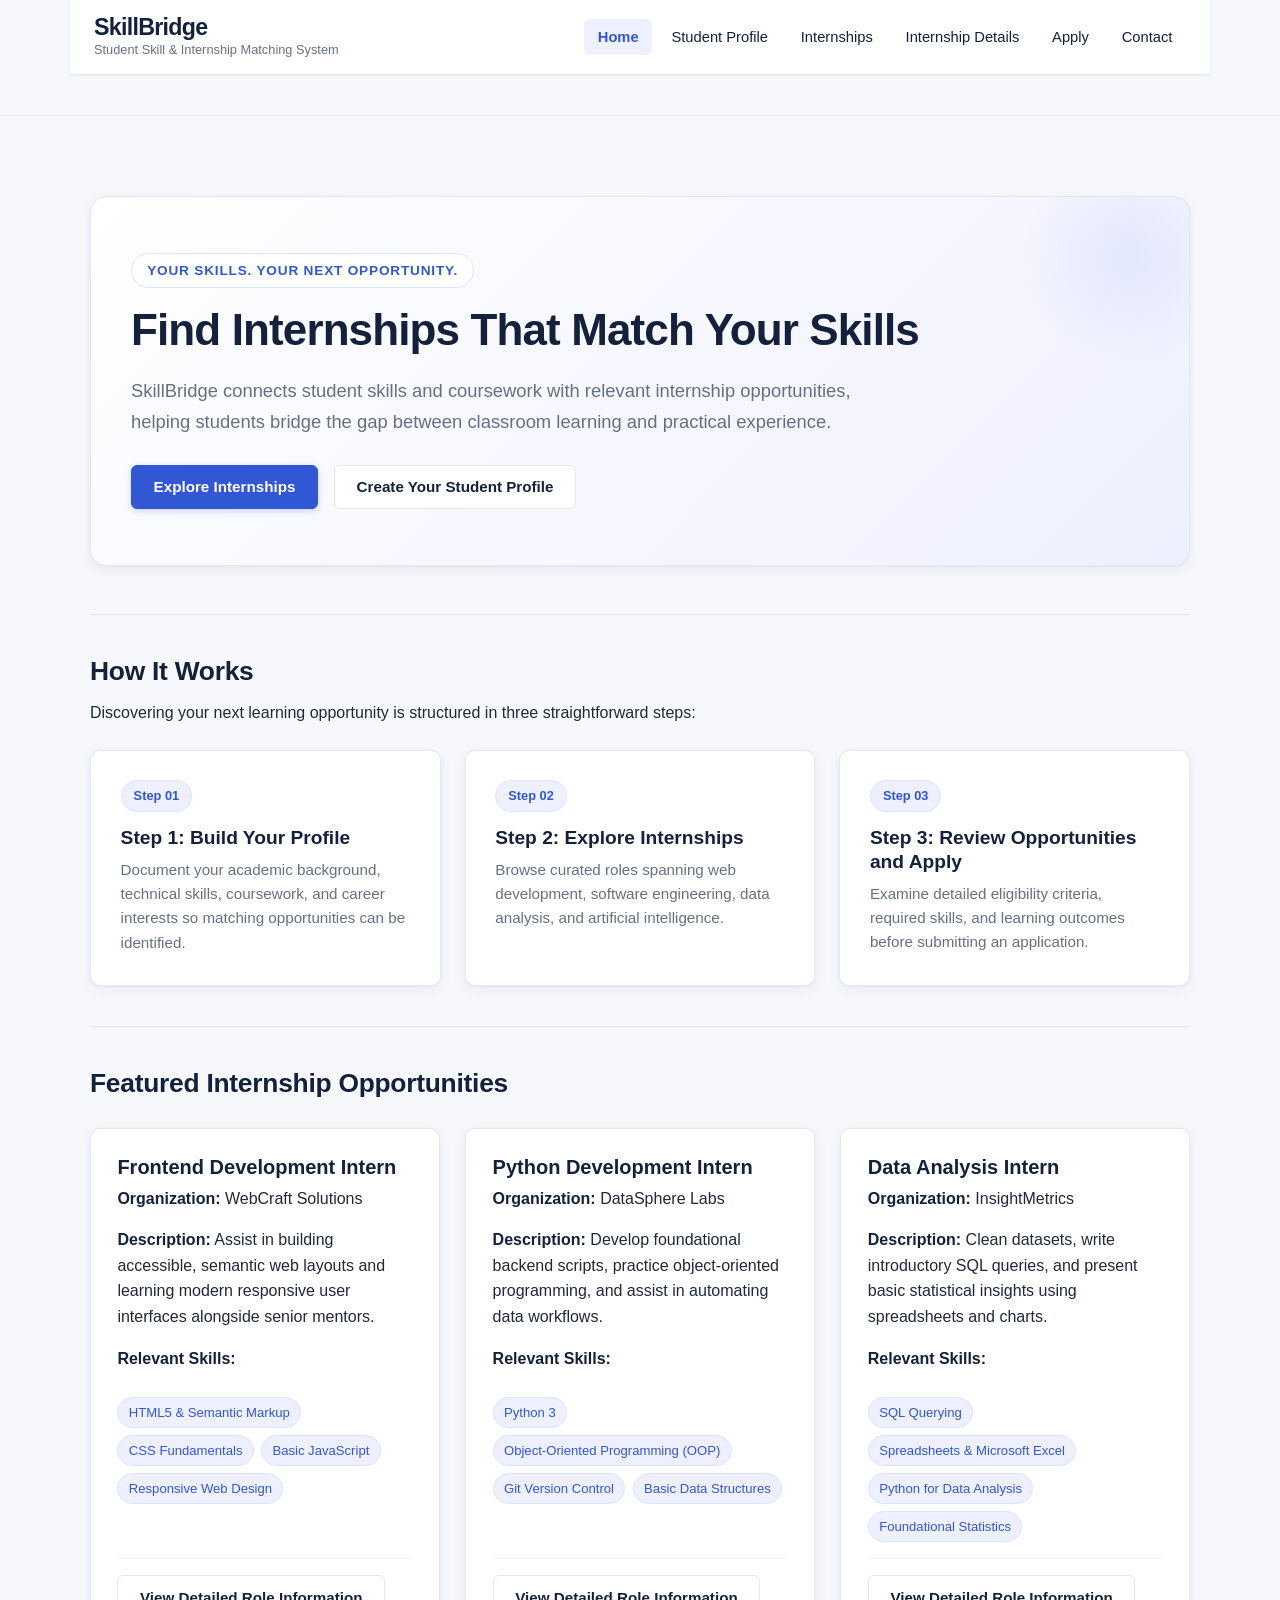
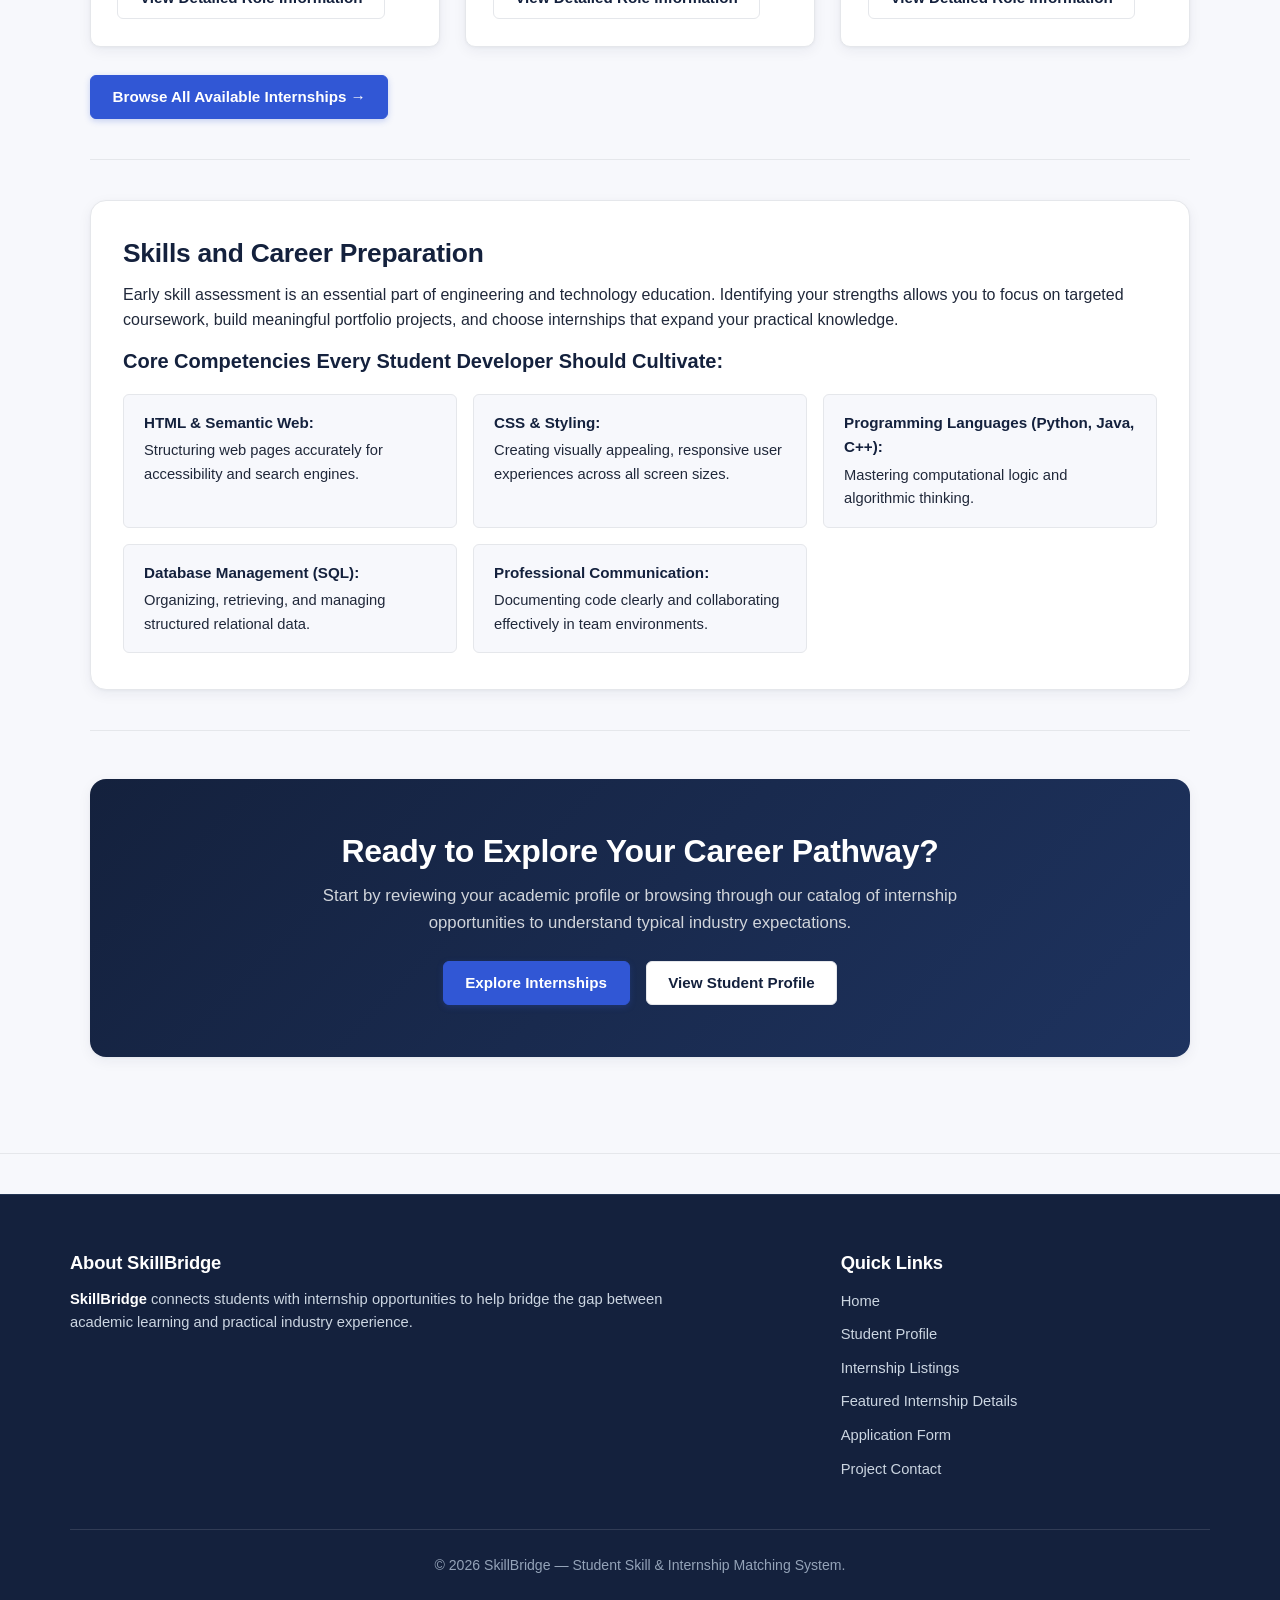
<file: index.html>
<!DOCTYPE html>
<html lang="en">

<head>
    <meta charset="UTF-8">
    <meta name="viewport" content="width=device-width, initial-scale=1.0">
    <title>SkillBridge — Student Skill &amp; Internship Matching System</title>
    <link rel="stylesheet" href="css/style.css">
    <script src="js/script.js" defer></script>
</head>

<body>

    <!-- Header -->
    <header>
        <div class="brand">
            <p><a href="index.html"><strong>SkillBridge</strong></a></p>
            <p class="brand-tagline">Student Skill &amp; Internship Matching System</p>
        </div>
        <nav aria-label="Main Navigation">
            <ul>
                <li><a href="index.html" aria-current="page">Home</a></li>
                <li><a href="profile.html">Student Profile</a></li>
                <li><a href="internships.html">Internships</a></li>
                <li><a href="internship-details.html">Internship Details</a></li>
                <li><a href="apply.html">Apply</a></li>
                <li><a href="contact.html">Contact</a></li>
            </ul>
        </nav>
    </header>

    <hr>

    <!-- Main Content -->
    <main>

        <!-- Hero Section -->
        <section class="hero-section">
            <p class="hero-badge" id="hero-badge">Your skills. Your next opportunity.</p>
            <h1 id="hero-title">Find Internships That Match Your Skills</h1>
            <p class="hero-desc" id="hero-desc">SkillBridge connects student skills and coursework with relevant internship
                opportunities, helping students bridge the gap between classroom learning and practical experience.</p>
            <p class="hero-actions" id="hero-actions">
                <a href="internships.html" class="btn btn-primary">Explore Internships</a>
                <a href="profile.html" class="btn btn-secondary">Create Your Student Profile</a>
            </p>
        </section>

        <hr>

        <!-- How It Works -->
        <section>
            <h2>How It Works</h2>
            <p>Discovering your next learning opportunity is structured in three straightforward steps:</p>
            <ol class="steps-grid">
                <li>
                    <h3>Step 1: Build Your Profile</h3>
                    <p>Document your academic background, technical skills, coursework, and career interests so matching
                        opportunities can be identified.</p>
                </li>
                <li>
                    <h3>Step 2: Explore Internships</h3>
                    <p>Browse curated roles spanning web development, software engineering, data analysis, and
                        artificial intelligence.</p>
                </li>
                <li>
                    <h3>Step 3: Review Opportunities and Apply</h3>
                    <p>Examine detailed eligibility criteria, required skills, and learning outcomes before submitting
                        an application.</p>
                </li>
            </ol>
        </section>

        <hr>

        <!-- Featured Internships -->
        <section>
            <h2>Featured Internship Opportunities</h2>

            <div class="cards-grid">
                <!-- Opportunity 1 -->
                <article>
                    <h3>Frontend Development Intern</h3>
                    <p><strong>Organization:</strong> WebCraft Solutions</p>
                    <p><strong>Description:</strong> Assist in building accessible, semantic web layouts and learning
                        modern responsive user interfaces alongside senior mentors.</p>
                    <p><strong>Relevant Skills:</strong></p>
                    <ul class="skill-tags">
                        <li>HTML5 &amp; Semantic Markup</li>
                        <li>CSS Fundamentals</li>
                        <li>Basic JavaScript</li>
                        <li>Responsive Web Design</li>
                    </ul>
                    <p><a href="internship-details.html?id=frontend" class="btn btn-secondary">View Detailed Role Information</a>
                    </p>
                </article>

                <!-- Opportunity 2 -->
                <article>
                    <h3>Python Development Intern</h3>
                    <p><strong>Organization:</strong> DataSphere Labs</p>
                    <p><strong>Description:</strong> Develop foundational backend scripts, practice object-oriented
                        programming, and assist in automating data workflows.</p>
                    <p><strong>Relevant Skills:</strong></p>
                    <ul class="skill-tags">
                        <li>Python 3</li>
                        <li>Object-Oriented Programming (OOP)</li>
                        <li>Git Version Control</li>
                        <li>Basic Data Structures</li>
                    </ul>
                    <p><a href="internship-details.html?id=python" class="btn btn-secondary">View Detailed Role Information</a>
                    </p>
                </article>

                <!-- Opportunity 3 -->
                <article>
                    <h3>Data Analysis Intern</h3>
                    <p><strong>Organization:</strong> InsightMetrics</p>
                    <p><strong>Description:</strong> Clean datasets, write introductory SQL queries, and present basic
                        statistical insights using spreadsheets and charts.</p>
                    <p><strong>Relevant Skills:</strong></p>
                    <ul class="skill-tags">
                        <li>SQL Querying</li>
                        <li>Spreadsheets &amp; Microsoft Excel</li>
                        <li>Python for Data Analysis</li>
                        <li>Foundational Statistics</li>
                    </ul>
                    <p><a href="internship-details.html?id=data-analysis" class="btn btn-secondary">View Detailed Role Information</a>
                    </p>
                </article>
            </div>

            <p><a href="internships.html" class="btn btn-primary">Browse All Available Internships &rarr;</a></p>
        </section>

        <hr>

        <!-- Skills & Preparation -->
        <section class="skills-prep-box">
            <h2>Skills and Career Preparation</h2>
            <p>Early skill assessment is an essential part of engineering and technology education. Identifying your
                strengths allows you to focus on targeted coursework, build meaningful portfolio projects, and choose
                internships that expand your practical knowledge.</p>
            <h3>Core Competencies Every Student Developer Should Cultivate:</h3>
            <ul class="competencies-grid">
                <li><strong>HTML &amp; Semantic Web:</strong> Structuring web pages accurately for accessibility and
                    search engines.</li>
                <li><strong>CSS &amp; Styling:</strong> Creating visually appealing, responsive user experiences across
                    all screen sizes.</li>
                <li><strong>Programming Languages (Python, Java, C++):</strong> Mastering computational logic and
                    algorithmic thinking.</li>
                <li><strong>Database Management (SQL):</strong> Organizing, retrieving, and managing structured
                    relational data.</li>
                <li><strong>Professional Communication:</strong> Documenting code clearly and collaborating effectively
                    in team environments.</li>
            </ul>
        </section>

        <hr>

        <!-- Call to Action -->
        <section class="cta-banner">
            <h2>Ready to Explore Your Career Pathway?</h2>
            <p>Start by reviewing your academic profile or browsing through our catalog of internship opportunities to
                understand typical industry expectations.</p>
            <p class="cta-actions">
                <a href="internships.html" class="btn btn-primary">Explore Internships</a>
                <a href="profile.html" class="btn btn-secondary">View Student Profile</a>
            </p>
        </section>

    </main>

    <hr>

    <!-- Footer -->
    <footer>
        <div class="footer-container">
            <section class="footer-about">
                <h2>About SkillBridge</h2>
                <p><strong>SkillBridge</strong> connects students with internship opportunities to help bridge the gap
                    between academic learning and practical industry experience.</p>
            </section>

            <nav class="footer-links" aria-label="Footer Navigation">
                <h3>Quick Links</h3>
                <ul>
                    <li><a href="index.html">Home</a></li>
                    <li><a href="profile.html">Student Profile</a></li>
                    <li><a href="internships.html">Internship Listings</a></li>
                    <li><a href="internship-details.html">Featured Internship Details</a></li>
                    <li><a href="apply.html">Application Form</a></li>
                    <li><a href="contact.html">Project Contact</a></li>
                </ul>
            </nav>

            <p class="footer-copy">&copy; 2026 SkillBridge — Student Skill &amp; Internship Matching System.</p>
        </div>
    </footer>

</body>

</html>
</file>
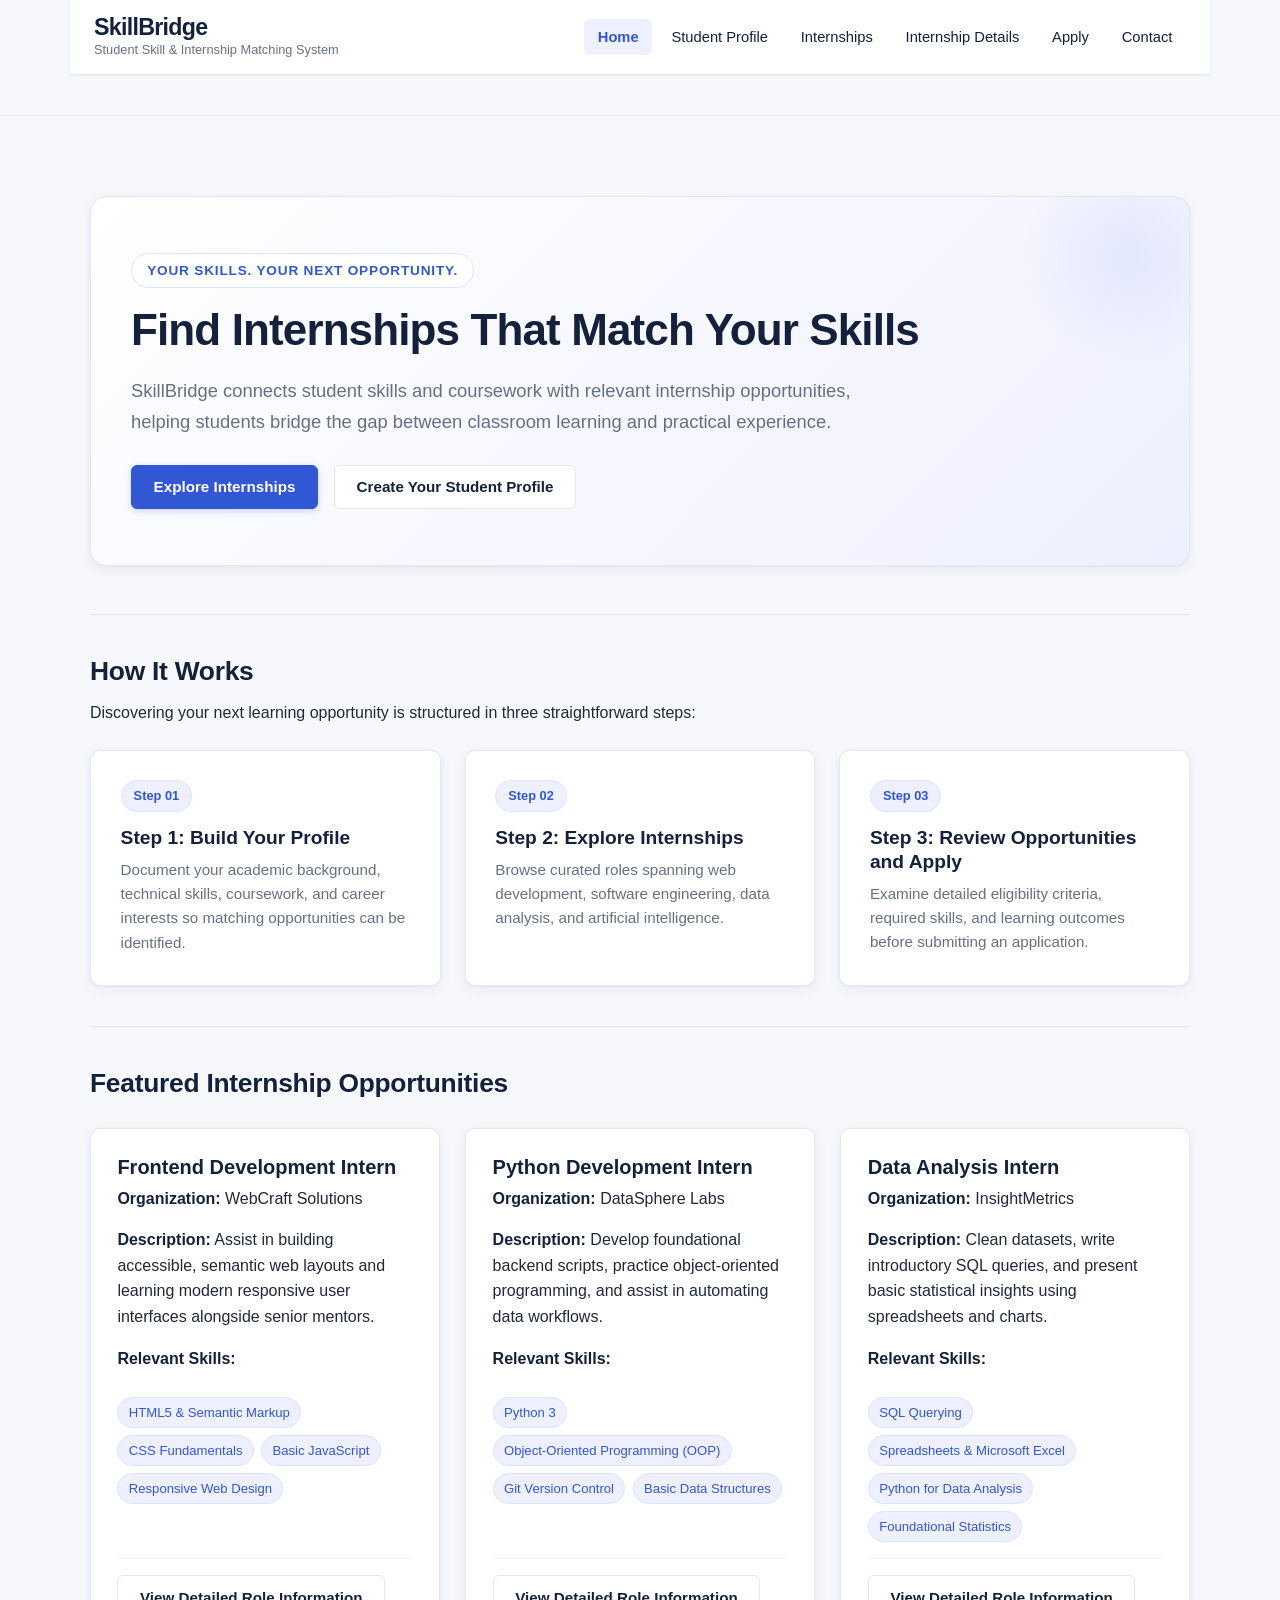
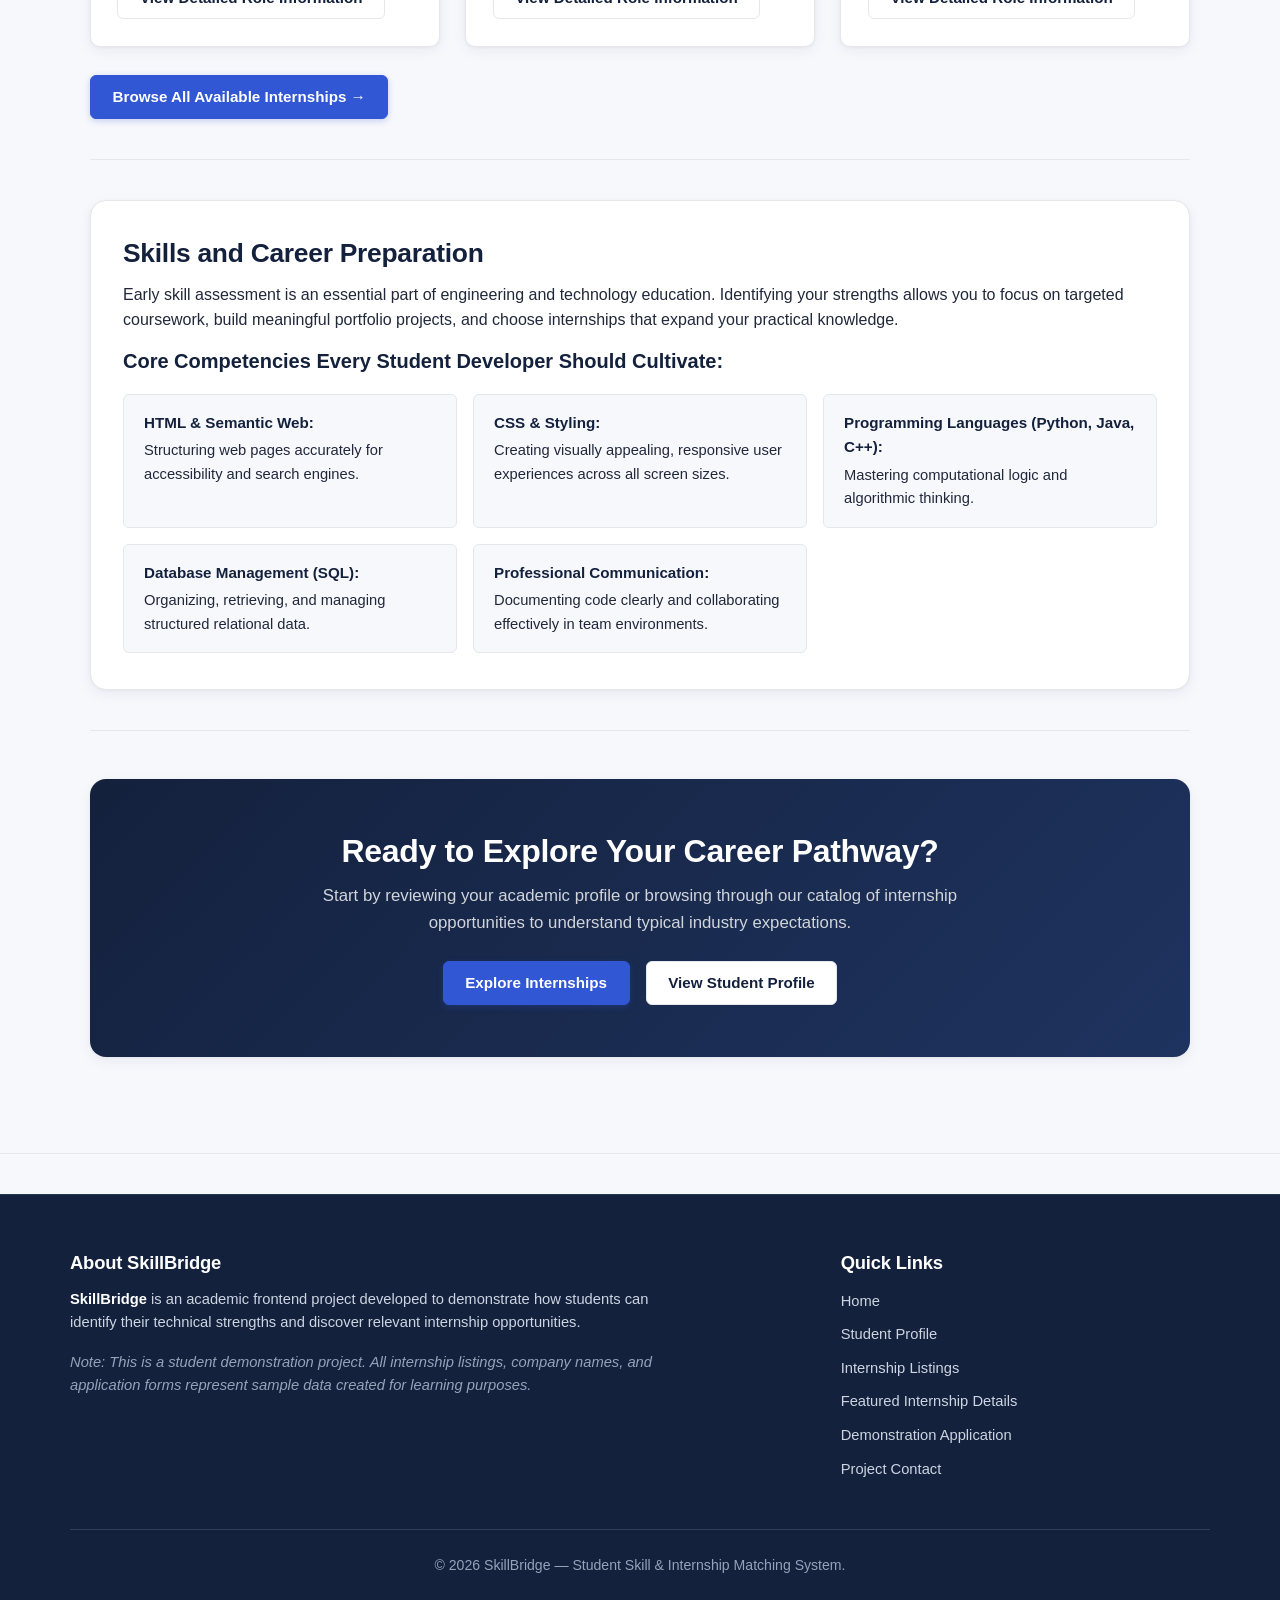
<file: SkillBridge/index.html>
<!DOCTYPE html>
<html lang="en">

<head>
    <meta charset="UTF-8">
    <meta name="viewport" content="width=device-width, initial-scale=1.0">
    <title>SkillBridge — Student Skill &amp; Internship Matching System</title>
    <link rel="stylesheet" href="css/style.css">
</head>

<body>

    <!-- Header -->
    <header>
        <div class="brand">
            <p><a href="index.html"><strong>SkillBridge</strong></a></p>
            <p class="brand-tagline">Student Skill &amp; Internship Matching System</p>
        </div>
        <nav aria-label="Main Navigation">
            <ul>
                <li><a href="index.html" aria-current="page">Home</a></li>
                <li><a href="profile.html">Student Profile</a></li>
                <li><a href="internships.html">Internships</a></li>
                <li><a href="internship-details.html">Internship Details</a></li>
                <li><a href="apply.html">Apply</a></li>
                <li><a href="contact.html">Contact</a></li>
            </ul>
        </nav>
    </header>

    <hr>

    <!-- Main Content -->
    <main>

        <!-- Hero Section -->
        <section class="hero-section">
            <p class="hero-badge">Your skills. Your next opportunity.</p>
            <h1>Find Internships That Match Your Skills</h1>
            <p class="hero-desc">SkillBridge connects student skills and coursework with relevant internship
                opportunities, helping students bridge the gap between classroom learning and practical experience.</p>
            <p class="hero-actions">
                <a href="internships.html" class="btn btn-primary">Explore Internships</a>
                <a href="profile.html" class="btn btn-secondary">Create Your Student Profile</a>
            </p>
        </section>

        <hr>

        <!-- How It Works -->
        <section>
            <h2>How It Works</h2>
            <p>Discovering your next learning opportunity is structured in three straightforward steps:</p>
            <ol class="steps-grid">
                <li>
                    <h3>Step 1: Build Your Profile</h3>
                    <p>Document your academic background, technical skills, coursework, and career interests so matching
                        opportunities can be identified.</p>
                </li>
                <li>
                    <h3>Step 2: Explore Internships</h3>
                    <p>Browse curated roles spanning web development, software engineering, data analysis, and
                        artificial intelligence.</p>
                </li>
                <li>
                    <h3>Step 3: Review Opportunities and Apply</h3>
                    <p>Examine detailed eligibility criteria, required skills, and learning outcomes before submitting
                        an application.</p>
                </li>
            </ol>
        </section>

        <hr>

        <!-- Featured Internships -->
        <section>
            <h2>Featured Internship Opportunities</h2>

            <div class="cards-grid">
                <!-- Opportunity 1 -->
                <article>
                    <h3>Frontend Development Intern</h3>
                    <p><strong>Organization:</strong> WebCraft Solutions</p>
                    <p><strong>Description:</strong> Assist in building accessible, semantic web layouts and learning
                        modern responsive user interfaces alongside senior mentors.</p>
                    <p><strong>Relevant Skills:</strong></p>
                    <ul class="skill-tags">
                        <li>HTML5 &amp; Semantic Markup</li>
                        <li>CSS Fundamentals</li>
                        <li>Basic JavaScript</li>
                        <li>Responsive Web Design</li>
                    </ul>
                    <p><a href="internship-details.html" class="btn btn-secondary">View Detailed Role Information</a>
                    </p>
                </article>

                <!-- Opportunity 2 -->
                <article>
                    <h3>Python Development Intern</h3>
                    <p><strong>Organization:</strong> DataSphere Labs</p>
                    <p><strong>Description:</strong> Develop foundational backend scripts, practice object-oriented
                        programming, and assist in automating data workflows.</p>
                    <p><strong>Relevant Skills:</strong></p>
                    <ul class="skill-tags">
                        <li>Python 3</li>
                        <li>Object-Oriented Programming (OOP)</li>
                        <li>Git Version Control</li>
                        <li>Basic Data Structures</li>
                    </ul>
                    <p><a href="internship-details.html" class="btn btn-secondary">View Detailed Role Information</a>
                    </p>
                </article>

                <!-- Opportunity 3 -->
                <article>
                    <h3>Data Analysis Intern</h3>
                    <p><strong>Organization:</strong> InsightMetrics</p>
                    <p><strong>Description:</strong> Clean datasets, write introductory SQL queries, and present basic
                        statistical insights using spreadsheets and charts.</p>
                    <p><strong>Relevant Skills:</strong></p>
                    <ul class="skill-tags">
                        <li>SQL Querying</li>
                        <li>Spreadsheets &amp; Microsoft Excel</li>
                        <li>Python for Data Analysis</li>
                        <li>Foundational Statistics</li>
                    </ul>
                    <p><a href="internship-details.html" class="btn btn-secondary">View Detailed Role Information</a>
                    </p>
                </article>
            </div>

            <p><a href="internships.html" class="btn btn-primary">Browse All Available Internships &rarr;</a></p>
        </section>

        <hr>

        <!-- Skills & Preparation -->
        <section class="skills-prep-box">
            <h2>Skills and Career Preparation</h2>
            <p>Early skill assessment is an essential part of engineering and technology education. Identifying your
                strengths allows you to focus on targeted coursework, build meaningful portfolio projects, and choose
                internships that expand your practical knowledge.</p>
            <h3>Core Competencies Every Student Developer Should Cultivate:</h3>
            <ul class="competencies-grid">
                <li><strong>HTML &amp; Semantic Web:</strong> Structuring web pages accurately for accessibility and
                    search engines.</li>
                <li><strong>CSS &amp; Styling:</strong> Creating visually appealing, responsive user experiences across
                    all screen sizes.</li>
                <li><strong>Programming Languages (Python, Java, C++):</strong> Mastering computational logic and
                    algorithmic thinking.</li>
                <li><strong>Database Management (SQL):</strong> Organizing, retrieving, and managing structured
                    relational data.</li>
                <li><strong>Professional Communication:</strong> Documenting code clearly and collaborating effectively
                    in team environments.</li>
            </ul>
        </section>

        <hr>

        <!-- Call to Action -->
        <section class="cta-banner">
            <h2>Ready to Explore Your Career Pathway?</h2>
            <p>Start by reviewing your academic profile or browsing through our catalog of internship opportunities to
                understand typical industry expectations.</p>
            <p class="cta-actions">
                <a href="internships.html" class="btn btn-primary">Explore Internships</a>
                <a href="profile.html" class="btn btn-secondary">View Student Profile</a>
            </p>
        </section>

    </main>

    <hr>

    <!-- Footer -->
    <footer>
        <div class="footer-container">
            <section class="footer-about">
                <h2>About SkillBridge</h2>
                <p><strong>SkillBridge</strong> is an academic frontend project developed to demonstrate how students
                    can identify their technical strengths and discover relevant internship opportunities.</p>
                <p><em>Note: This is a student demonstration project. All internship listings, company names, and
                        application forms represent sample data created for learning purposes.</em></p>
            </section>

            <nav class="footer-links" aria-label="Footer Navigation">
                <h3>Quick Links</h3>
                <ul>
                    <li><a href="index.html">Home</a></li>
                    <li><a href="profile.html">Student Profile</a></li>
                    <li><a href="internships.html">Internship Listings</a></li>
                    <li><a href="internship-details.html">Featured Internship Details</a></li>
                    <li><a href="apply.html">Demonstration Application</a></li>
                    <li><a href="contact.html">Project Contact</a></li>
                </ul>
            </nav>

            <p class="footer-copy">&copy; 2026 SkillBridge — Student Skill &amp; Internship Matching System.</p>
        </div>
    </footer>

</body>

</html>
</file>
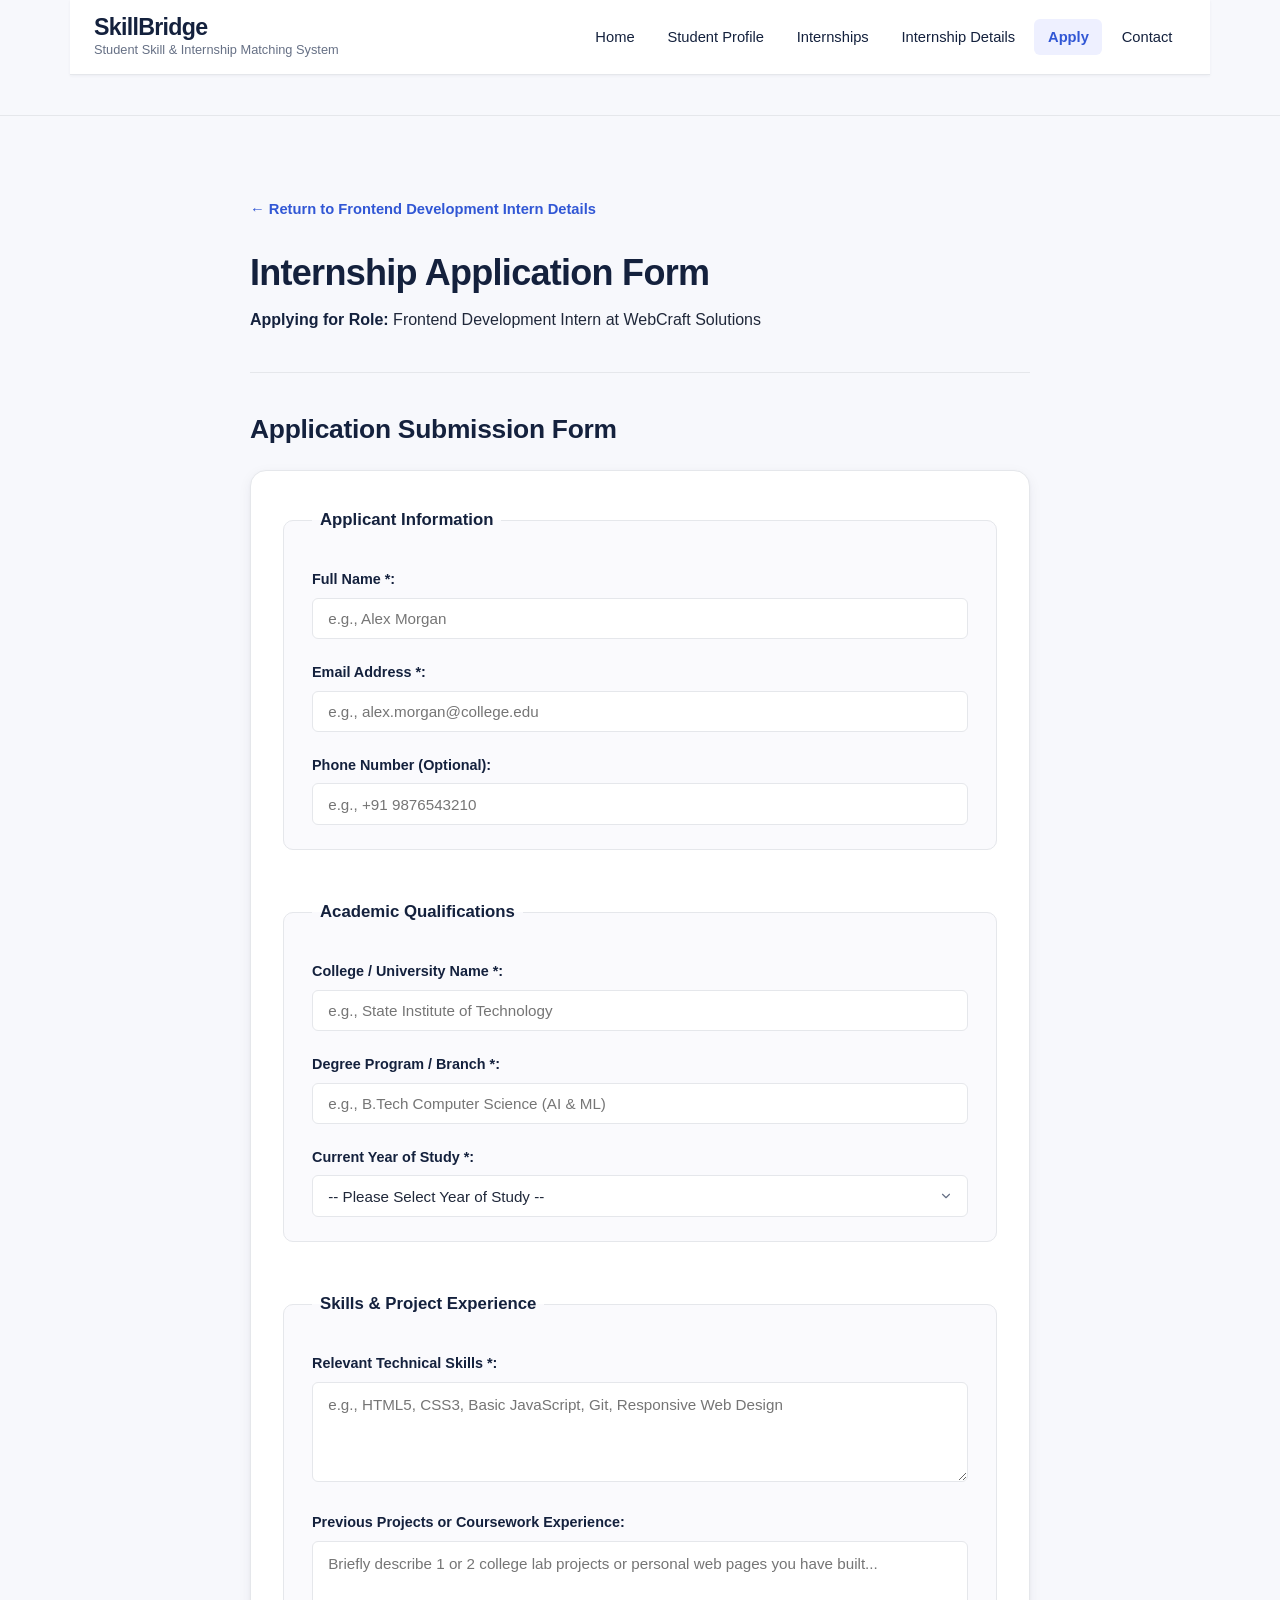
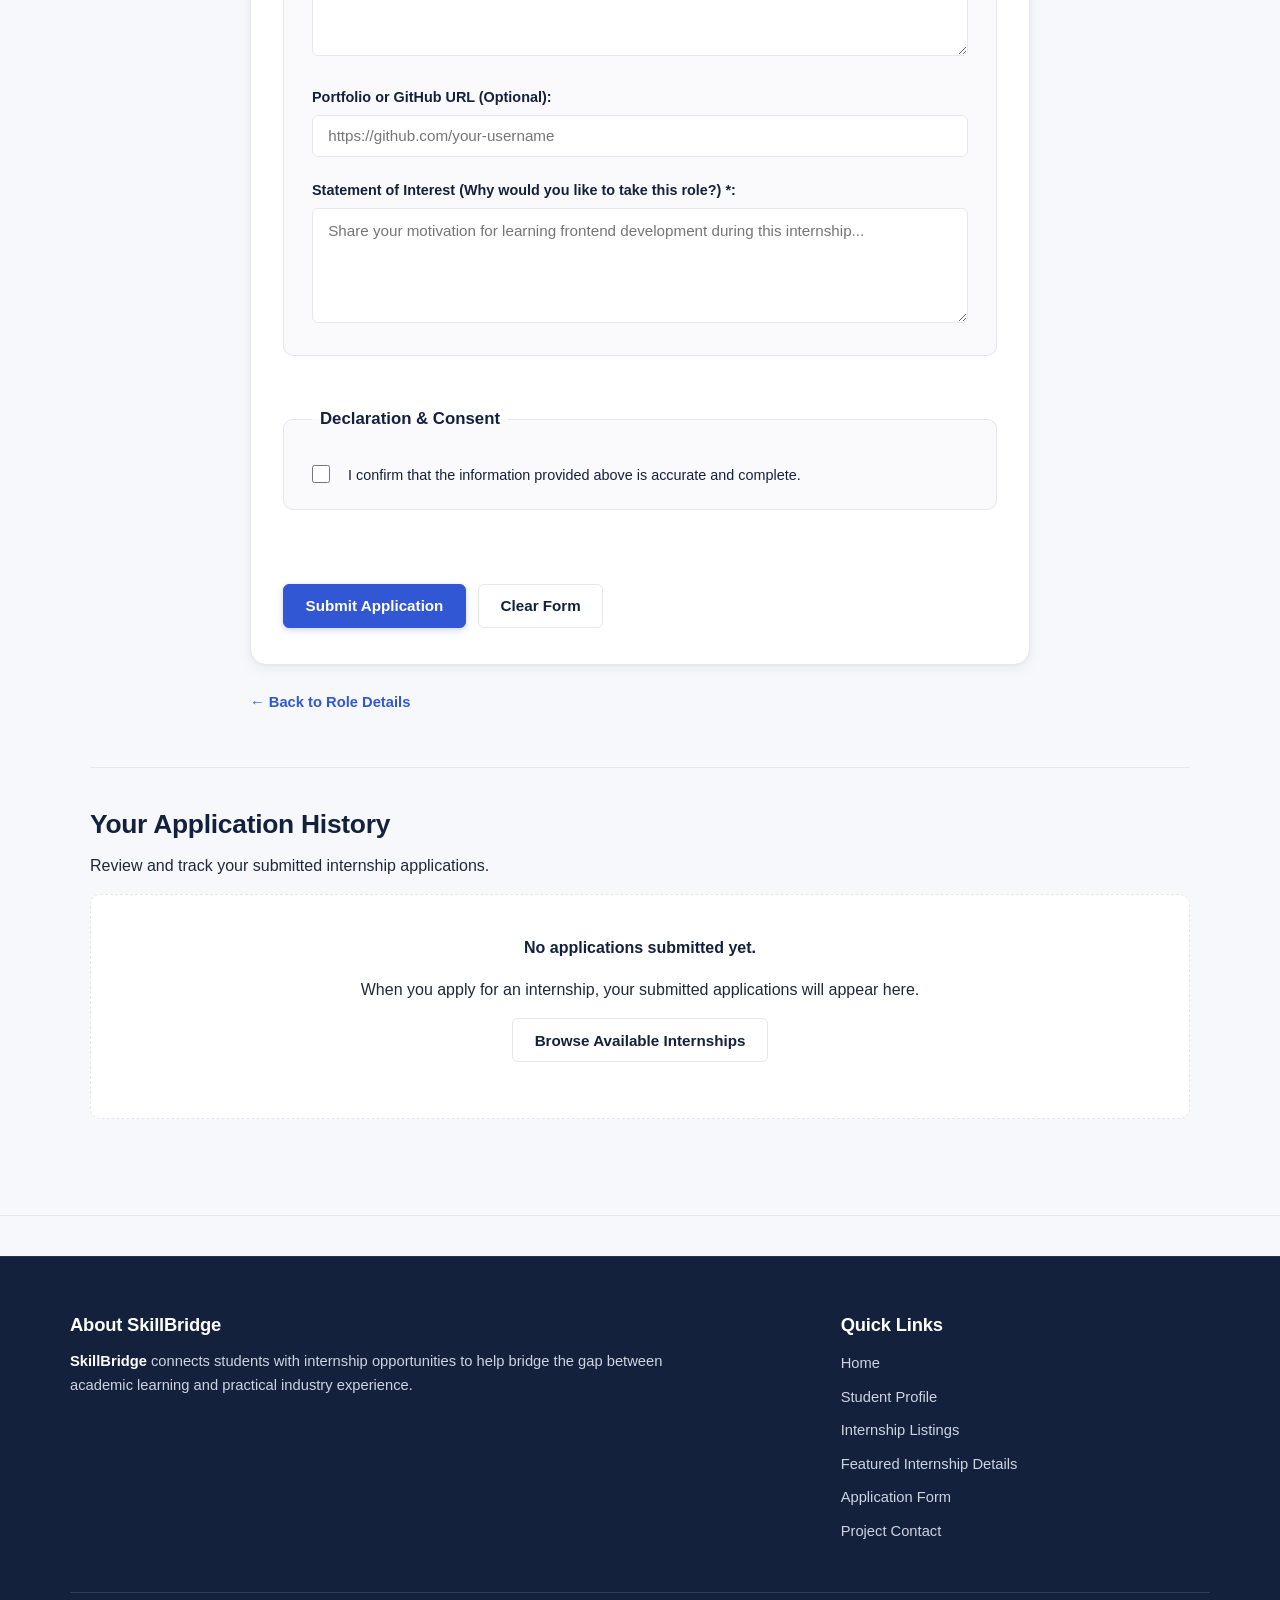
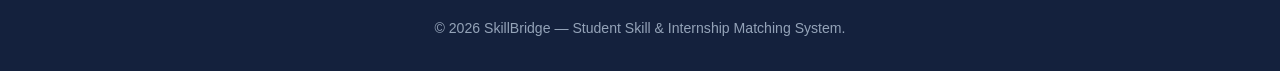
<file: apply.html>
<!DOCTYPE html>
<html lang="en">

<head>
    <meta charset="UTF-8">
    <meta name="viewport" content="width=device-width, initial-scale=1.0">
    <title>Apply for Internship — SkillBridge</title>
    <link rel="stylesheet" href="css/style.css">
    <script src="js/script.js" defer></script>
</head>

<body>

    <!-- Header -->
    <header>
        <div class="brand">
            <p><a href="index.html"><strong>SkillBridge</strong></a></p>
            <p class="brand-tagline">Student Skill &amp; Internship Matching System</p>
        </div>
        <nav aria-label="Main Navigation">
            <ul>
                <li><a href="index.html">Home</a></li>
                <li><a href="profile.html">Student Profile</a></li>
                <li><a href="internships.html">Internships</a></li>
                <li><a href="internship-details.html">Internship Details</a></li>
                <li><a href="apply.html" aria-current="page">Apply</a></li>
                <li><a href="contact.html">Contact</a></li>
            </ul>
        </nav>
    </header>

    <hr>

    <!-- Main Content -->
    <main>

        <div class="form-container-narrow">
            <!-- Form Intro -->
            <section>
                <p><a href="internship-details.html" class="back-link">&larr; Return to Frontend Development Intern
                        Details</a></p>
                <h1>Internship Application Form</h1>
                <p><strong>Applying for Role:</strong> Frontend Development Intern at WebCraft Solutions</p>
            </section>

            <hr>

            <!-- Application Form -->
            <section>
                <h2>Application Submission Form</h2>

                <form action="#" method="get">

                    <!-- Applicant Information -->
                    <fieldset>
                        <legend>Applicant Information</legend>

                        <p>
                            <label for="applicant-name">Full Name *:</label><br>
                            <input type="text" id="applicant-name" name="applicantName" placeholder="e.g., Alex Morgan"
                                required>
                        </p>

                        <p>
                            <label for="applicant-email">Email Address *:</label><br>
                            <input type="email" id="applicant-email" name="applicantEmail"
                                placeholder="e.g., alex.morgan@college.edu" required>
                        </p>

                        <p>
                            <label for="applicant-phone">Phone Number (Optional):</label><br>
                            <input type="tel" id="applicant-phone" name="applicantPhone"
                                placeholder="e.g., +91 9876543210">
                        </p>
                    </fieldset>

                    <br>

                    <!-- Academic Qualifications -->
                    <fieldset>
                        <legend>Academic Qualifications</legend>

                        <p>
                            <label for="college-name">College / University Name *:</label><br>
                            <input type="text" id="college-name" name="collegeName"
                                placeholder="e.g., State Institute of Technology" required>
                        </p>

                        <p>
                            <label for="degree-program">Degree Program / Branch *:</label><br>
                            <input type="text" id="degree-program" name="degreeProgram"
                                placeholder="e.g., B.Tech Computer Science (AI &amp; ML)" required>
                        </p>

                        <p>
                            <label for="year-of-study">Current Year of Study *:</label><br>
                            <select id="year-of-study" name="yearOfStudy" required>
                                <option value="">-- Please Select Year of Study --</option>
                                <option value="1st-year">1st Year</option>
                                <option value="2nd-year">2nd Year</option>
                                <option value="3rd-year">3rd Year</option>
                                <option value="4th-year">4th Year</option>
                            </select>
                        </p>
                    </fieldset>

                    <br>

                    <!-- Skills & Experience -->
                    <fieldset>
                        <legend>Skills &amp; Project Experience</legend>

                        <p>
                            <label for="relevant-skills">Relevant Technical Skills *:</label><br>
                            <textarea id="relevant-skills" name="relevantSkills" rows="3" cols="55"
                                placeholder="e.g., HTML5, CSS3, Basic JavaScript, Git, Responsive Web Design"
                                required></textarea>
                        </p>

                        <p>
                            <label for="project-description">Previous Projects or Coursework Experience:</label><br>
                            <textarea id="project-description" name="projectDescription" rows="4" cols="55"
                                placeholder="Briefly describe 1 or 2 college lab projects or personal web pages you have built..."></textarea>
                        </p>

                        <p>
                            <label for="portfolio-url">Portfolio or GitHub URL (Optional):</label><br>
                            <input type="url" id="portfolio-url" name="portfolioUrl"
                                placeholder="https://github.com/your-username">
                        </p>

                        <p>
                            <label for="statement-of-interest">Statement of Interest (Why would you like to take this
                                role?) *:</label><br>
                            <textarea id="statement-of-interest" name="statementOfInterest" rows="4" cols="55"
                                placeholder="Share your motivation for learning frontend development during this internship..."
                                required></textarea>
                        </p>
                    </fieldset>

                    <br>

                    <!-- Declaration -->
                    <fieldset>
                        <legend>Declaration &amp; Consent</legend>

                        <p class="checkbox-row">
                            <input type="checkbox" id="confirmation-consent" name="confirmationConsent" required>
                            <label for="confirmation-consent">I confirm that the information provided above is accurate
                                and complete.</label>
                        </p>
                    </fieldset>

                    <br>

                    <!-- Form Controls -->
                    <p class="form-actions">
                        <input type="submit" value="Submit Application" class="btn btn-primary">
                        <input type="reset" value="Clear Form" class="btn btn-secondary">
                    </p>

                </form>

                <p><a href="internship-details.html" class="back-link">&larr; Back to Role Details</a></p>
            </section>
        </div>

    </main>

    <hr>

    <!-- Footer -->
    <footer>
        <div class="footer-container">
            <section class="footer-about">
                <h2>About SkillBridge</h2>
                <p><strong>SkillBridge</strong> connects students with internship opportunities to help bridge the gap
                    between academic learning and practical industry experience.</p>
            </section>

            <nav class="footer-links" aria-label="Footer Navigation">
                <h3>Quick Links</h3>
                <ul>
                    <li><a href="index.html">Home</a></li>
                    <li><a href="profile.html">Student Profile</a></li>
                    <li><a href="internships.html">Internship Listings</a></li>
                    <li><a href="internship-details.html">Featured Internship Details</a></li>
                    <li><a href="apply.html">Application Form</a></li>
                    <li><a href="contact.html">Project Contact</a></li>
                </ul>
            </nav>

            <p class="footer-copy">&copy; 2026 SkillBridge — Student Skill &amp; Internship Matching System.</p>
        </div>
    </footer>

</body>

</html>
</file>
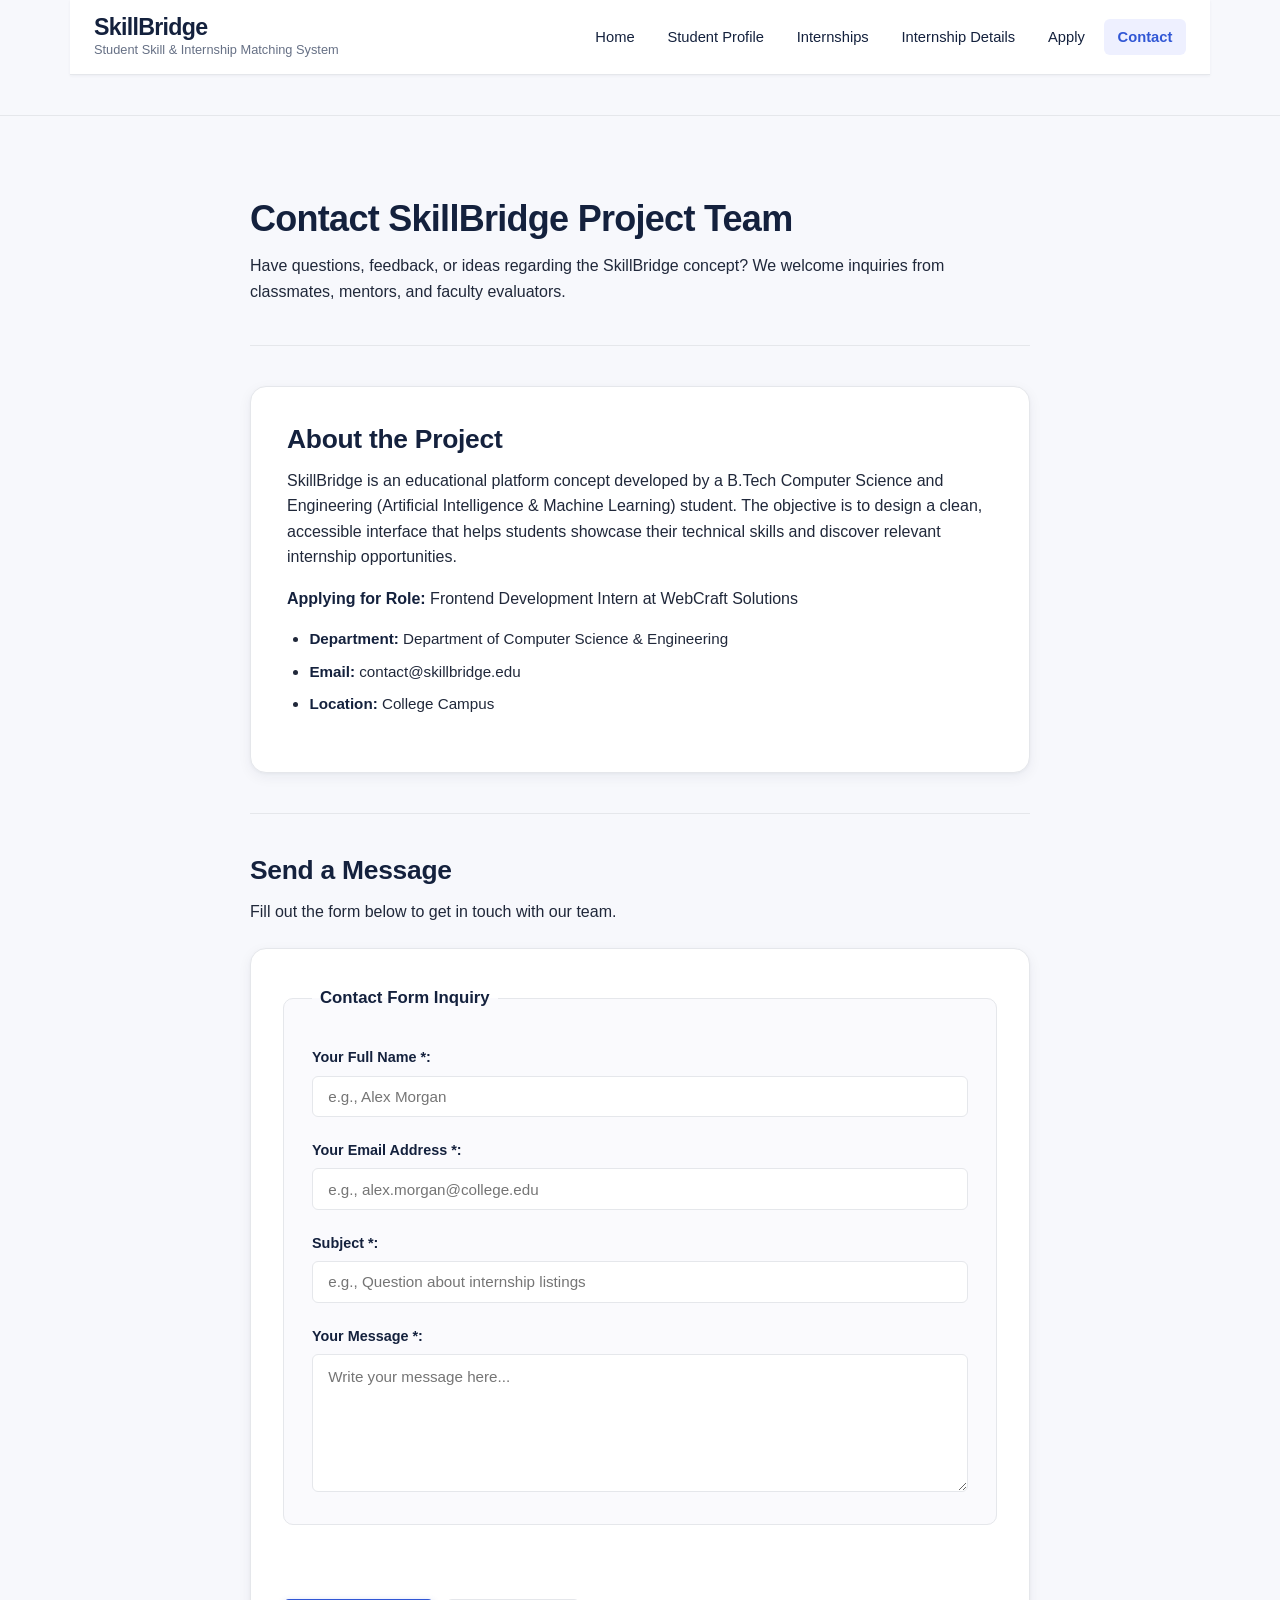
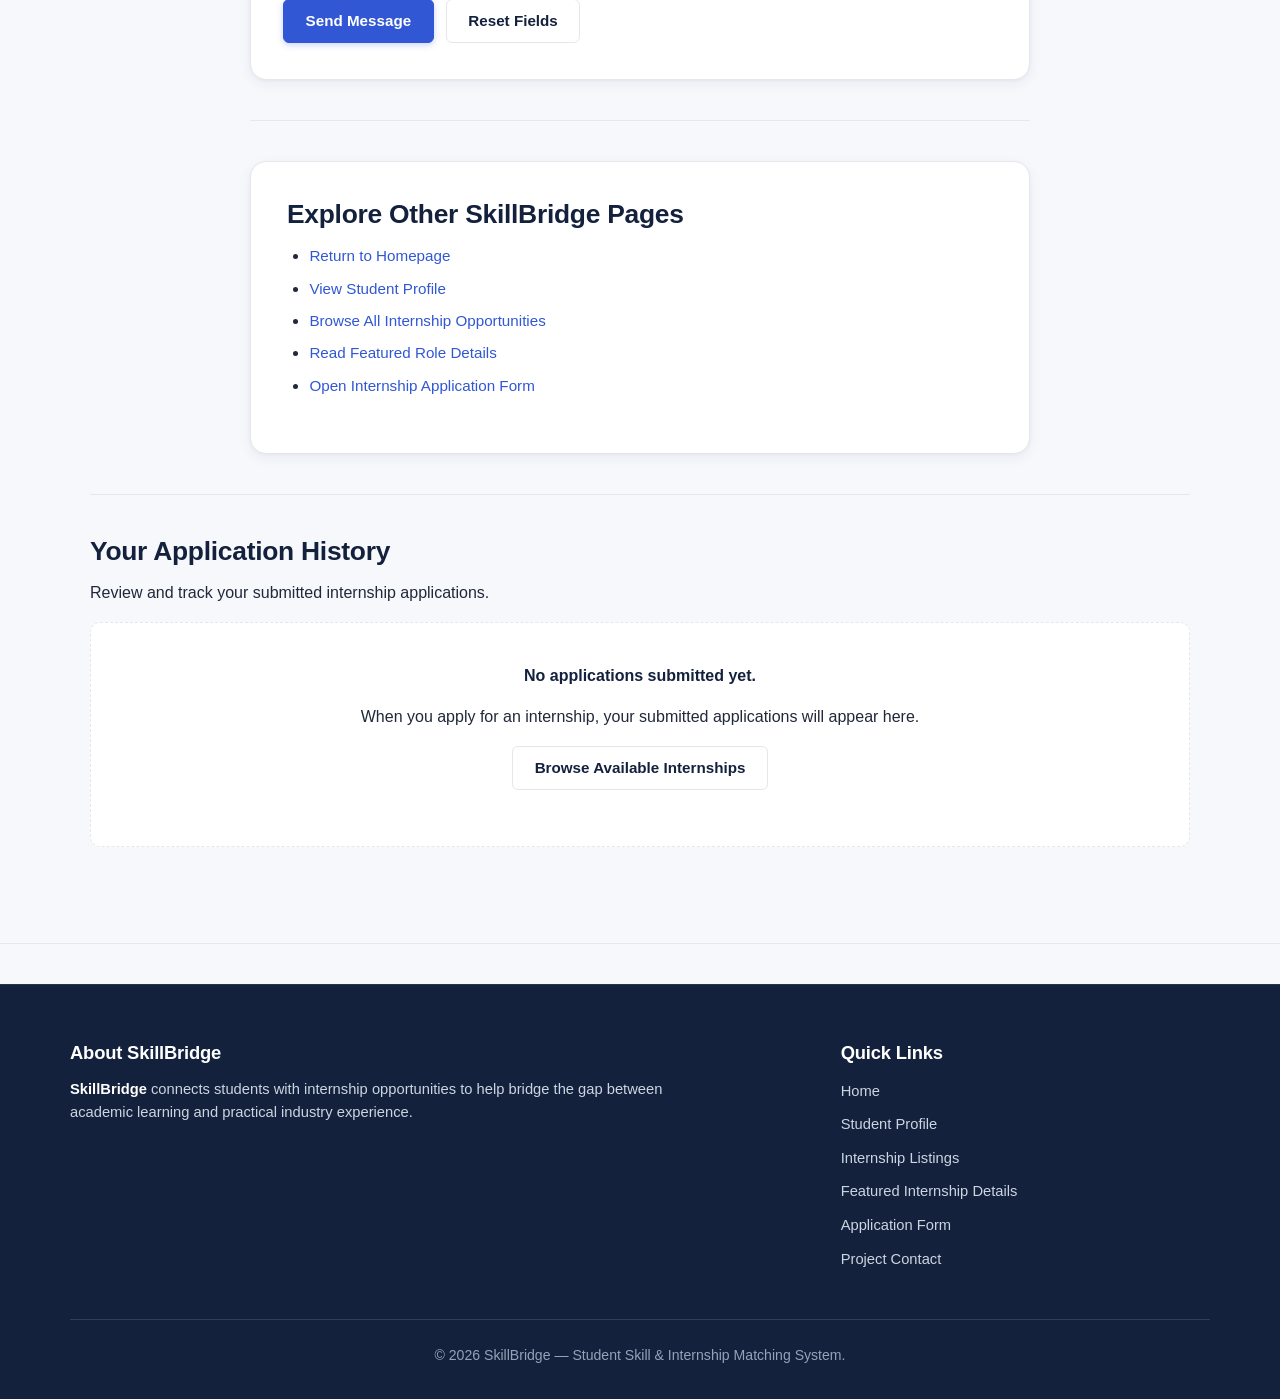
<file: contact.html>
<!DOCTYPE html>
<html lang="en">

<head>
    <meta charset="UTF-8">
    <meta name="viewport" content="width=device-width, initial-scale=1.0">
    <title>Contact Us — SkillBridge</title>
    <link rel="stylesheet" href="css/style.css">
    <script src="js/script.js" defer></script>
</head>

<body>

    <!-- Header -->
    <header>
        <div class="brand">
            <p><a href="index.html"><strong>SkillBridge</strong></a></p>
            <p class="brand-tagline">Student Skill &amp; Internship Matching System</p>
        </div>
        <nav aria-label="Main Navigation">
            <ul>
                <li><a href="index.html">Home</a></li>
                <li><a href="profile.html">Student Profile</a></li>
                <li><a href="internships.html">Internships</a></li>
                <li><a href="internship-details.html">Internship Details</a></li>
                <li><a href="apply.html">Apply</a></li>
                <li><a href="contact.html" aria-current="page">Contact</a></li>
            </ul>
        </nav>
    </header>

    <hr>

    <!-- Main Content -->
    <main>

        <div class="form-container-narrow">
            <!-- Intro -->
            <section>
                <h1>Contact SkillBridge Project Team</h1>
                <p>Have questions, feedback, or ideas regarding the SkillBridge concept? We welcome inquiries from
                    classmates, mentors, and faculty evaluators.</p>
            </section>

            <hr>

            <!-- Project Info -->
            <section class="details-content-box">
                <h2>About the Project</h2>
                <p>SkillBridge is an educational platform concept developed by a B.Tech Computer Science and Engineering
                    (Artificial Intelligence &amp; Machine Learning) student. The objective is to design a clean,
                    accessible interface that helps students showcase their technical skills and discover relevant
                    internship opportunities.</p>
                <p><strong>Contact Details:</strong></p>
                <ul class="styled-list">
                    <li><strong>Department:</strong> Department of Computer Science &amp; Engineering</li>
                    <li><strong>Email:</strong> contact@skillbridge.edu</li>
                    <li><strong>Location:</strong> College Campus</li>
                </ul>
            </section>

            <hr>

            <!-- Contact Form -->
            <section>
                <h2>Send a Message</h2>
                <p>Fill out the form below to get in touch with our team.</p>

                <form action="#" method="get">

                    <fieldset>
                        <legend>Contact Form Inquiry</legend>

                        <p>
                            <label for="contact-name">Your Full Name *:</label><br>
                            <input type="text" id="contact-name" name="contactName" placeholder="e.g., Alex Morgan"
                                required>
                        </p>

                        <p>
                            <label for="contact-email">Your Email Address *:</label><br>
                            <input type="email" id="contact-email" name="contactEmail"
                                placeholder="e.g., alex.morgan@college.edu" required>
                        </p>

                        <p>
                            <label for="contact-subject">Subject *:</label><br>
                            <input type="text" id="contact-subject" name="contactSubject"
                                placeholder="e.g., Question about internship listings" required>
                        </p>

                        <p>
                            <label for="contact-message">Your Message *:</label><br>
                            <textarea id="contact-message" name="contactMessage" rows="5" cols="55"
                                placeholder="Write your message here..." required></textarea>
                        </p>
                    </fieldset>

                    <br>

                    <p class="form-actions">
                        <input type="submit" value="Send Message" class="btn btn-primary">
                        <input type="reset" value="Reset Fields" class="btn btn-secondary">
                    </p>

                </form>
            </section>

            <hr>

            <!-- Quick Links -->
            <section class="details-content-box">
                <h2>Explore Other SkillBridge Pages</h2>
                <ul class="styled-list">
                    <li><a href="index.html">Return to Homepage</a></li>
                    <li><a href="profile.html">View Student Profile</a></li>
                    <li><a href="internships.html">Browse All Internship Opportunities</a></li>
                    <li><a href="internship-details.html">Read Featured Role Details</a></li>
                    <li><a href="apply.html">Open Internship Application Form</a></li>
                </ul>
            </section>
        </div>

    </main>

    <hr>

    <!-- Footer -->
    <footer>
        <div class="footer-container">
            <section class="footer-about">
                <h2>About SkillBridge</h2>
                <p><strong>SkillBridge</strong> connects students with internship opportunities to help bridge the gap
                    between academic learning and practical industry experience.</p>
            </section>

            <nav class="footer-links" aria-label="Footer Navigation">
                <h3>Quick Links</h3>
                <ul>
                    <li><a href="index.html">Home</a></li>
                    <li><a href="profile.html">Student Profile</a></li>
                    <li><a href="internships.html">Internship Listings</a></li>
                    <li><a href="internship-details.html">Featured Internship Details</a></li>
                    <li><a href="apply.html">Application Form</a></li>
                    <li><a href="contact.html">Project Contact</a></li>
                </ul>
            </nav>

            <p class="footer-copy">&copy; 2026 SkillBridge — Student Skill &amp; Internship Matching System.</p>
        </div>
    </footer>

</body>

</html>
</file>
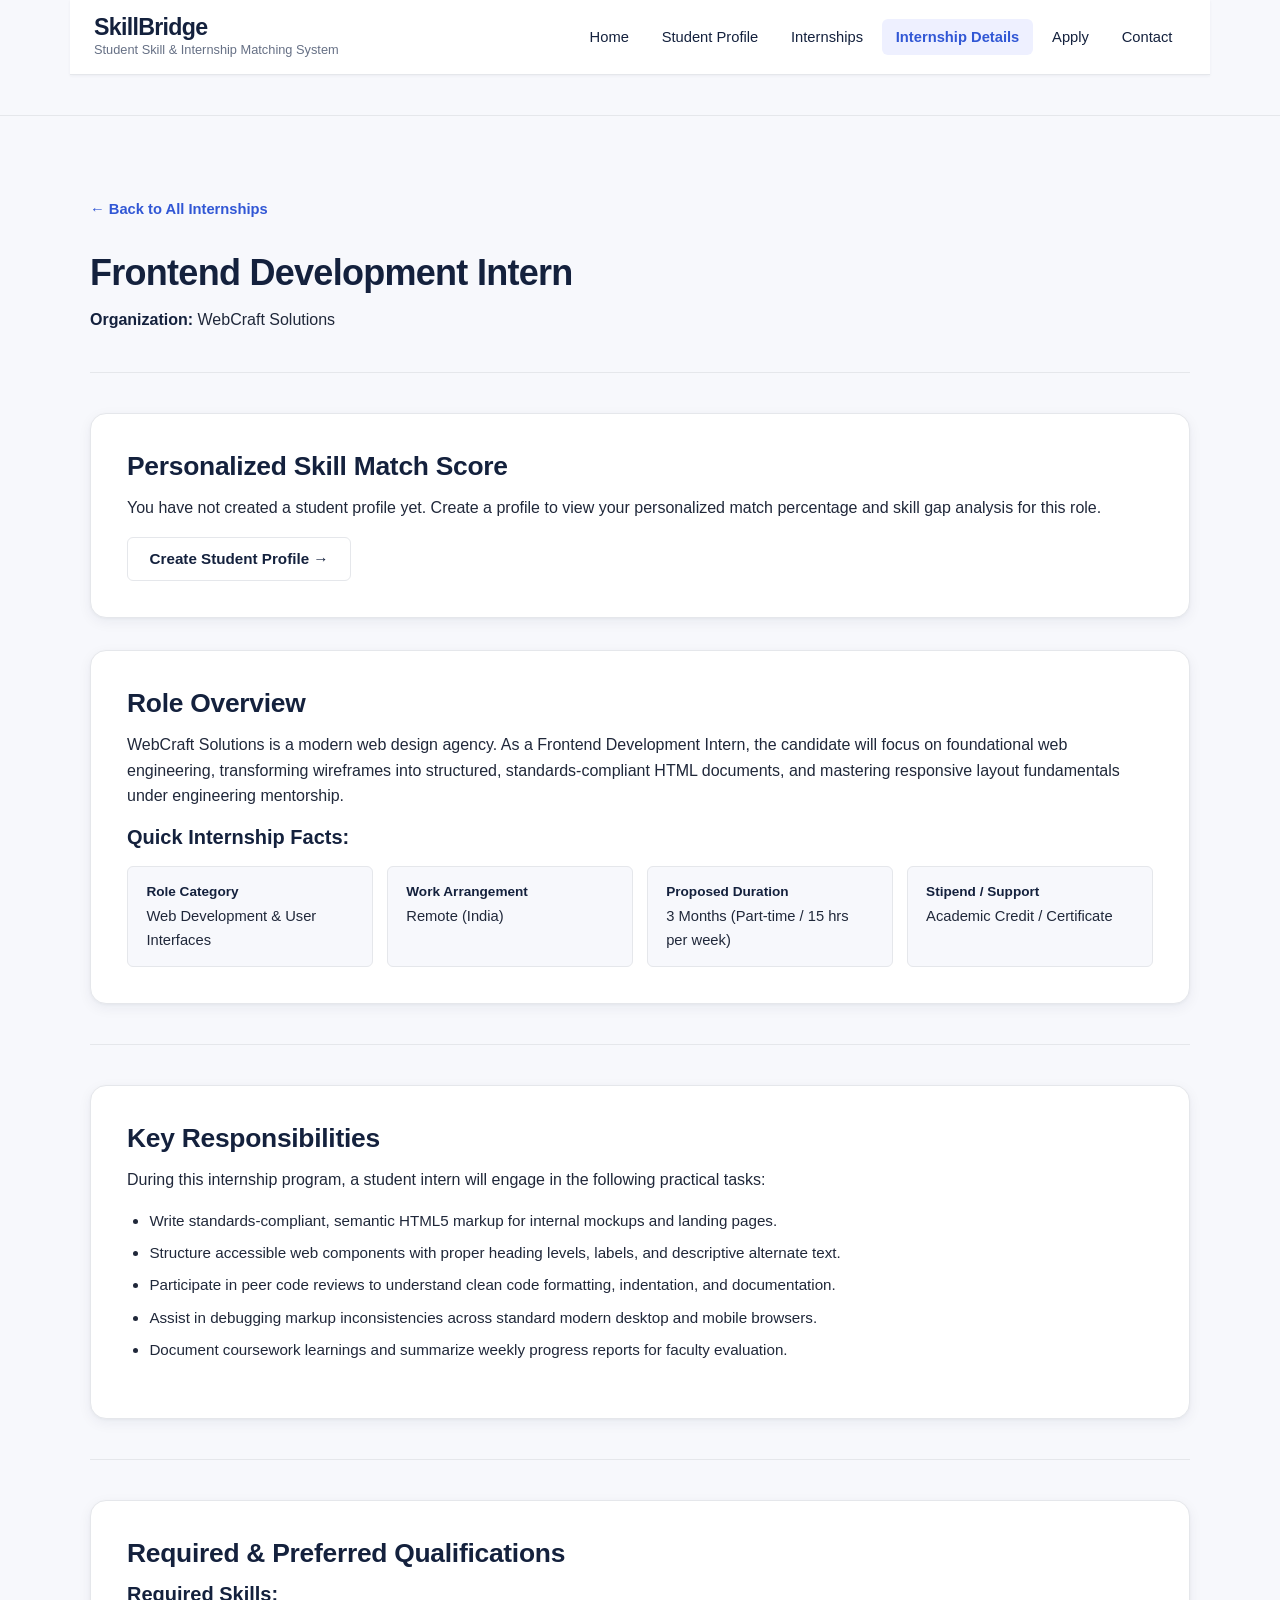
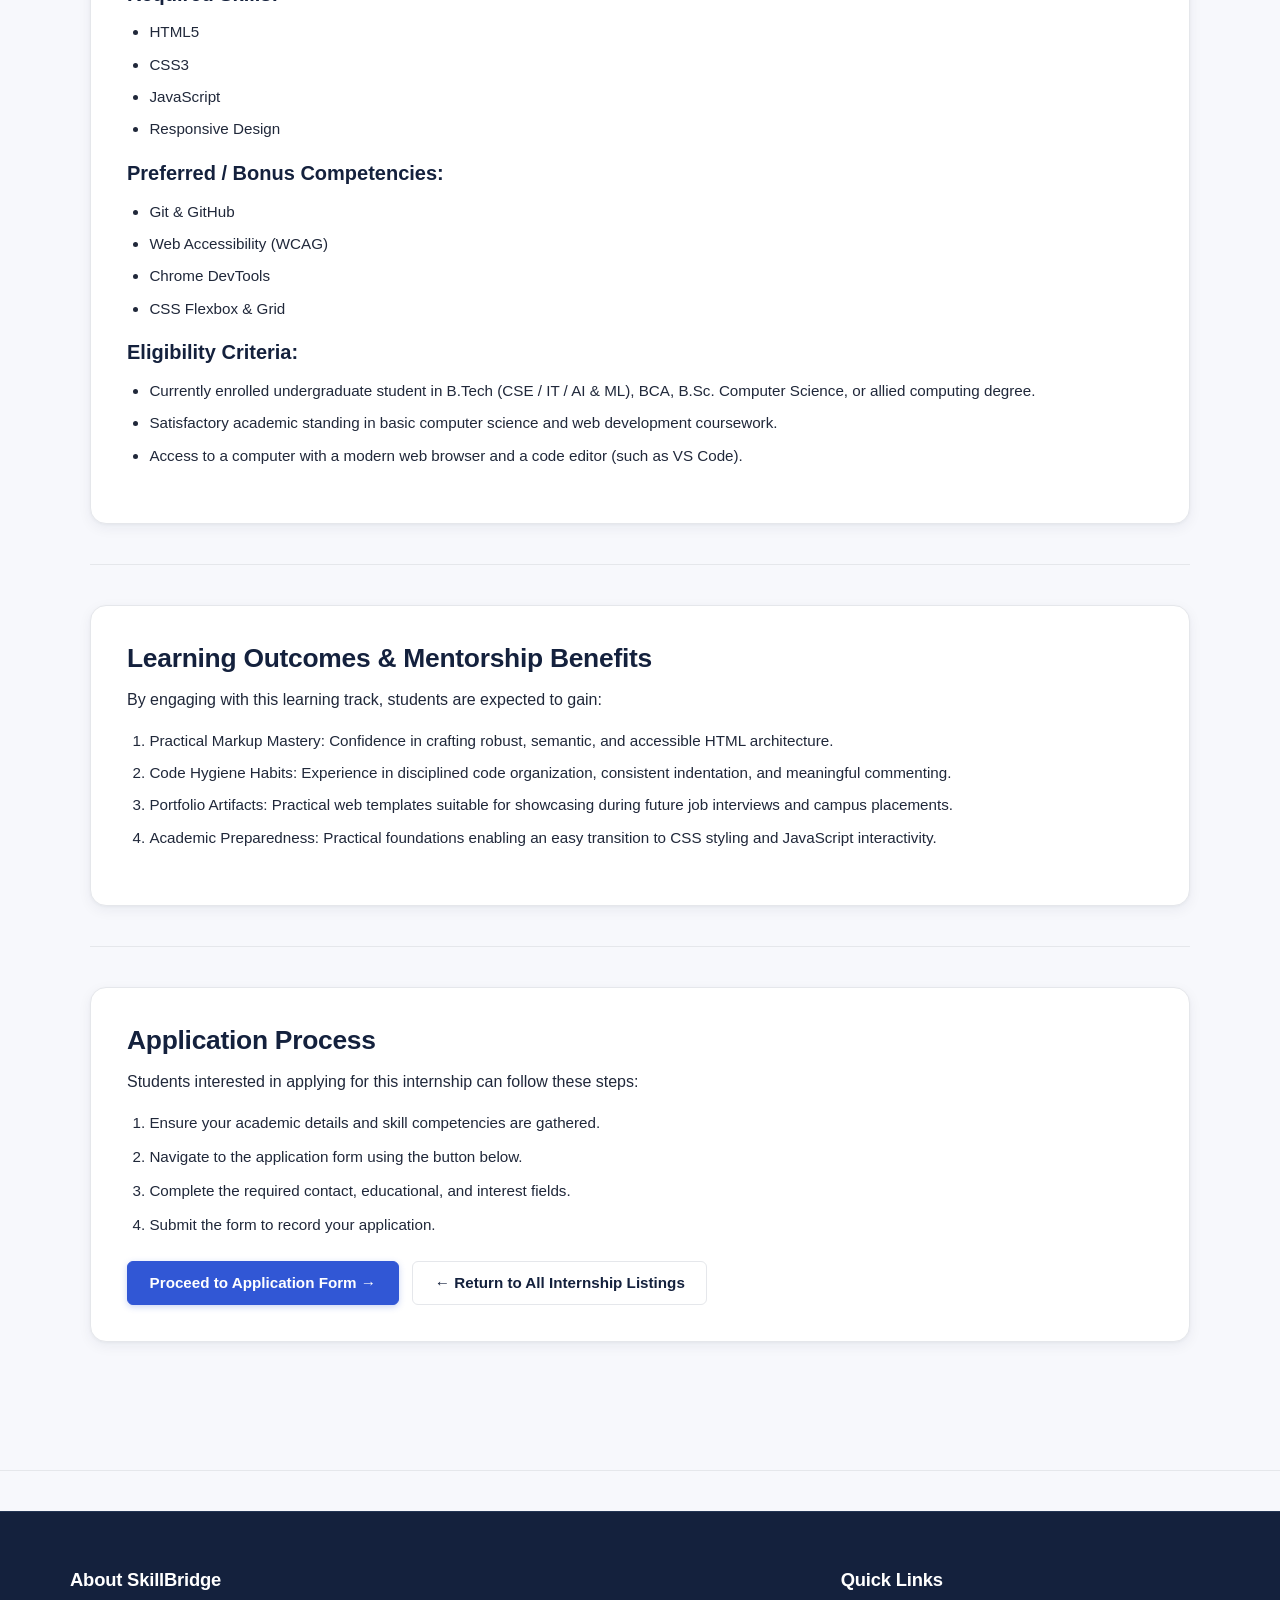
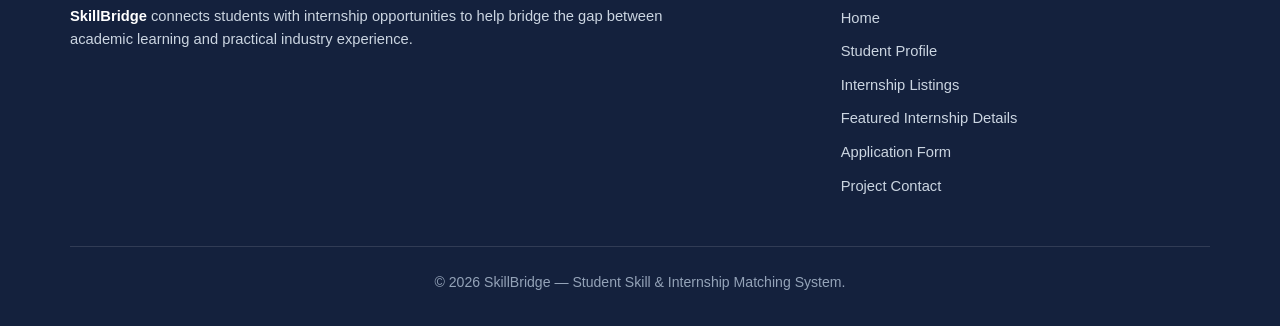
<file: internship-details.html>
<!DOCTYPE html>
<html lang="en">

<head>
    <meta charset="UTF-8">
    <meta name="viewport" content="width=device-width, initial-scale=1.0">
    <title>Frontend Development Intern Details — SkillBridge</title>
    <link rel="stylesheet" href="css/style.css">
    <script src="js/script.js" defer></script>
</head>

<body>

    <!-- Header -->
    <header>
        <div class="brand">
            <p><a href="index.html"><strong>SkillBridge</strong></a></p>
            <p class="brand-tagline">Student Skill &amp; Internship Matching System</p>
        </div>
        <nav aria-label="Main Navigation">
            <ul>
                <li><a href="index.html">Home</a></li>
                <li><a href="profile.html">Student Profile</a></li>
                <li><a href="internships.html">Internships</a></li>
                <li><a href="internship-details.html" aria-current="page">Internship Details</a></li>
                <li><a href="apply.html">Apply</a></li>
                <li><a href="contact.html">Contact</a></li>
            </ul>
        </nav>
    </header>

    <hr>

    <!-- Main Content -->
    <main>

        <!-- Role Header -->
        <section>
            <p><a href="internships.html" class="back-link">&larr; Back to All Internships</a></p>
            <h1>Frontend Development Intern</h1>
            <p><strong>Organization:</strong> WebCraft Solutions</p>
        </section>

        <hr>

        <!-- Role Overview -->
        <section class="details-content-box">
            <h2>Role Overview</h2>
            <p>WebCraft Solutions is a modern web design agency. As a Frontend Development Intern, the candidate will
                focus on foundational web engineering, transforming wireframes into structured, standards-compliant HTML
                documents, and mastering responsive layout fundamentals under engineering mentorship.</p>

            <h3>Quick Internship Facts:</h3>
            <ul class="facts-grid">
                <li>
                    <strong>Role Category</strong>
                    Frontend Web Engineering &amp; UI Architecture
                </li>
                <li>
                    <strong>Work Arrangement</strong>
                    Remote / Online Mentorship
                </li>
                <li>
                    <strong>Proposed Duration</strong>
                    3 Months (12 Weeks)
                </li>
                <li>
                    <strong>Weekly Commitment</strong>
                    15 hours per week (Flexible student schedule)
                </li>
                <li>
                    <strong>Stipend / Support</strong>
                    Academic Credit / Certificate
                </li>
            </ul>
        </section>

        <hr>

        <!-- Responsibilities -->
        <section class="details-content-box">
            <h2>Key Responsibilities</h2>
            <p>During this internship program, a student intern will engage in the following practical tasks:</p>
            <ul class="styled-list">
                <li>Write standards-compliant, semantic HTML5 markup for internal mockups and landing pages.</li>
                <li>Structure accessible web components with proper heading levels, labels, and descriptive alternate
                    text.</li>
                <li>Participate in peer code reviews to understand clean code formatting, indentation, and
                    documentation.</li>
                <li>Assist in debugging markup inconsistencies across standard modern desktop and mobile browsers.</li>
                <li>Document coursework learnings and summarize weekly progress reports for faculty evaluation.</li>
            </ul>
        </section>

        <hr>

        <!-- Qualifications -->
        <section class="details-content-box">
            <h2>Required &amp; Preferred Qualifications</h2>

            <h3>Required Skills:</h3>
            <ul class="styled-list">
                <li>Strong understanding of HTML5 semantic tags (`&lt;header&gt;`, `&lt;nav&gt;`, `&lt;main&gt;`,
                    `&lt;section&gt;`, `&lt;article&gt;`, `&lt;footer&gt;`).</li>
                <li>Familiarity with HTML forms, input types, and accessible label associations.</li>
                <li>Basic knowledge of CSS syntax and styling concepts.</li>
                <li>Willingness to learn, ask questions, and accept constructive mentor feedback.</li>
            </ul>

            <h3>Preferred / Bonus Competencies:</h3>
            <ul class="styled-list">
                <li>Introductory experience with Git and GitHub repository hosting.</li>
                <li>Basic awareness of Web Content Accessibility Guidelines (WCAG).</li>
                <li>Familiarity with markdown documentation and browser developer tools.</li>
            </ul>

            <h3>Eligibility Criteria:</h3>
            <ul class="styled-list">
                <li>Currently enrolled undergraduate student in B.Tech (CSE / IT / AI &amp; ML), BCA, B.Sc. Computer
                    Science, or allied computing degree.</li>
                <li>Satisfactory academic standing in basic computer science and web development coursework.</li>
                <li>Access to a computer with a modern web browser and a code editor (such as VS Code).</li>
            </ul>
        </section>

        <hr>

        <!-- Learning Outcomes -->
        <section class="details-content-box">
            <h2>Learning Outcomes &amp; Mentorship Benefits</h2>
            <p>By engaging with this learning track, students are expected to gain:</p>
            <ol class="styled-list">
                <li><strong>Practical Markup Mastery:</strong> Confidence in crafting robust, semantic, and accessible
                    HTML architecture.</li>
                <li><strong>Code Hygiene Habits:</strong> Experience in disciplined code organization, consistent
                    indentation, and meaningful commenting.</li>
                <li><strong>Portfolio Artifacts:</strong> Practical web templates suitable for showcasing during future
                    job interviews and campus placements.</li>
                <li><strong>Academic Preparedness:</strong> Practical foundations enabling an easy transition to CSS
                    styling and JavaScript interactivity in subsequent semesters.</li>
            </ol>
        </section>

        <hr>

        <!-- Application Process -->
        <section class="details-content-box">
            <h2>Application Process</h2>
            <p>Students interested in applying for this internship can follow these steps:</p>
            <ol class="process-steps-list">
                <li>Ensure your academic details and skill competencies are gathered.</li>
                <li>Navigate to the application form using the button below.</li>
                <li>Complete the required contact, educational, and interest fields.</li>
                <li>Submit the form to complete your application.</li>
            </ol>
            <p class="btn-group">
                <a href="apply.html" class="btn btn-primary">Proceed to Application Form &rarr;</a>
                <a href="internships.html" class="btn btn-secondary">&larr; Return to All Internship Listings</a>
            </p>
        </section>

    </main>

    <hr>

    <!-- Footer -->
    <footer>
        <div class="footer-container">
            <section class="footer-about">
                <h2>About SkillBridge</h2>
                <p><strong>SkillBridge</strong> connects students with internship opportunities to help bridge the gap
                    between academic learning and practical industry experience.</p>
            </section>

            <nav class="footer-links" aria-label="Footer Navigation">
                <h3>Quick Links</h3>
                <ul>
                    <li><a href="index.html">Home</a></li>
                    <li><a href="profile.html">Student Profile</a></li>
                    <li><a href="internships.html">Internship Listings</a></li>
                    <li><a href="internship-details.html">Featured Internship Details</a></li>
                    <li><a href="apply.html">Application Form</a></li>
                    <li><a href="contact.html">Project Contact</a></li>
                </ul>
            </nav>

            <p class="footer-copy">&copy; 2026 SkillBridge — Student Skill &amp; Internship Matching System.</p>
        </div>
    </footer>

</body>

</html>
</file>
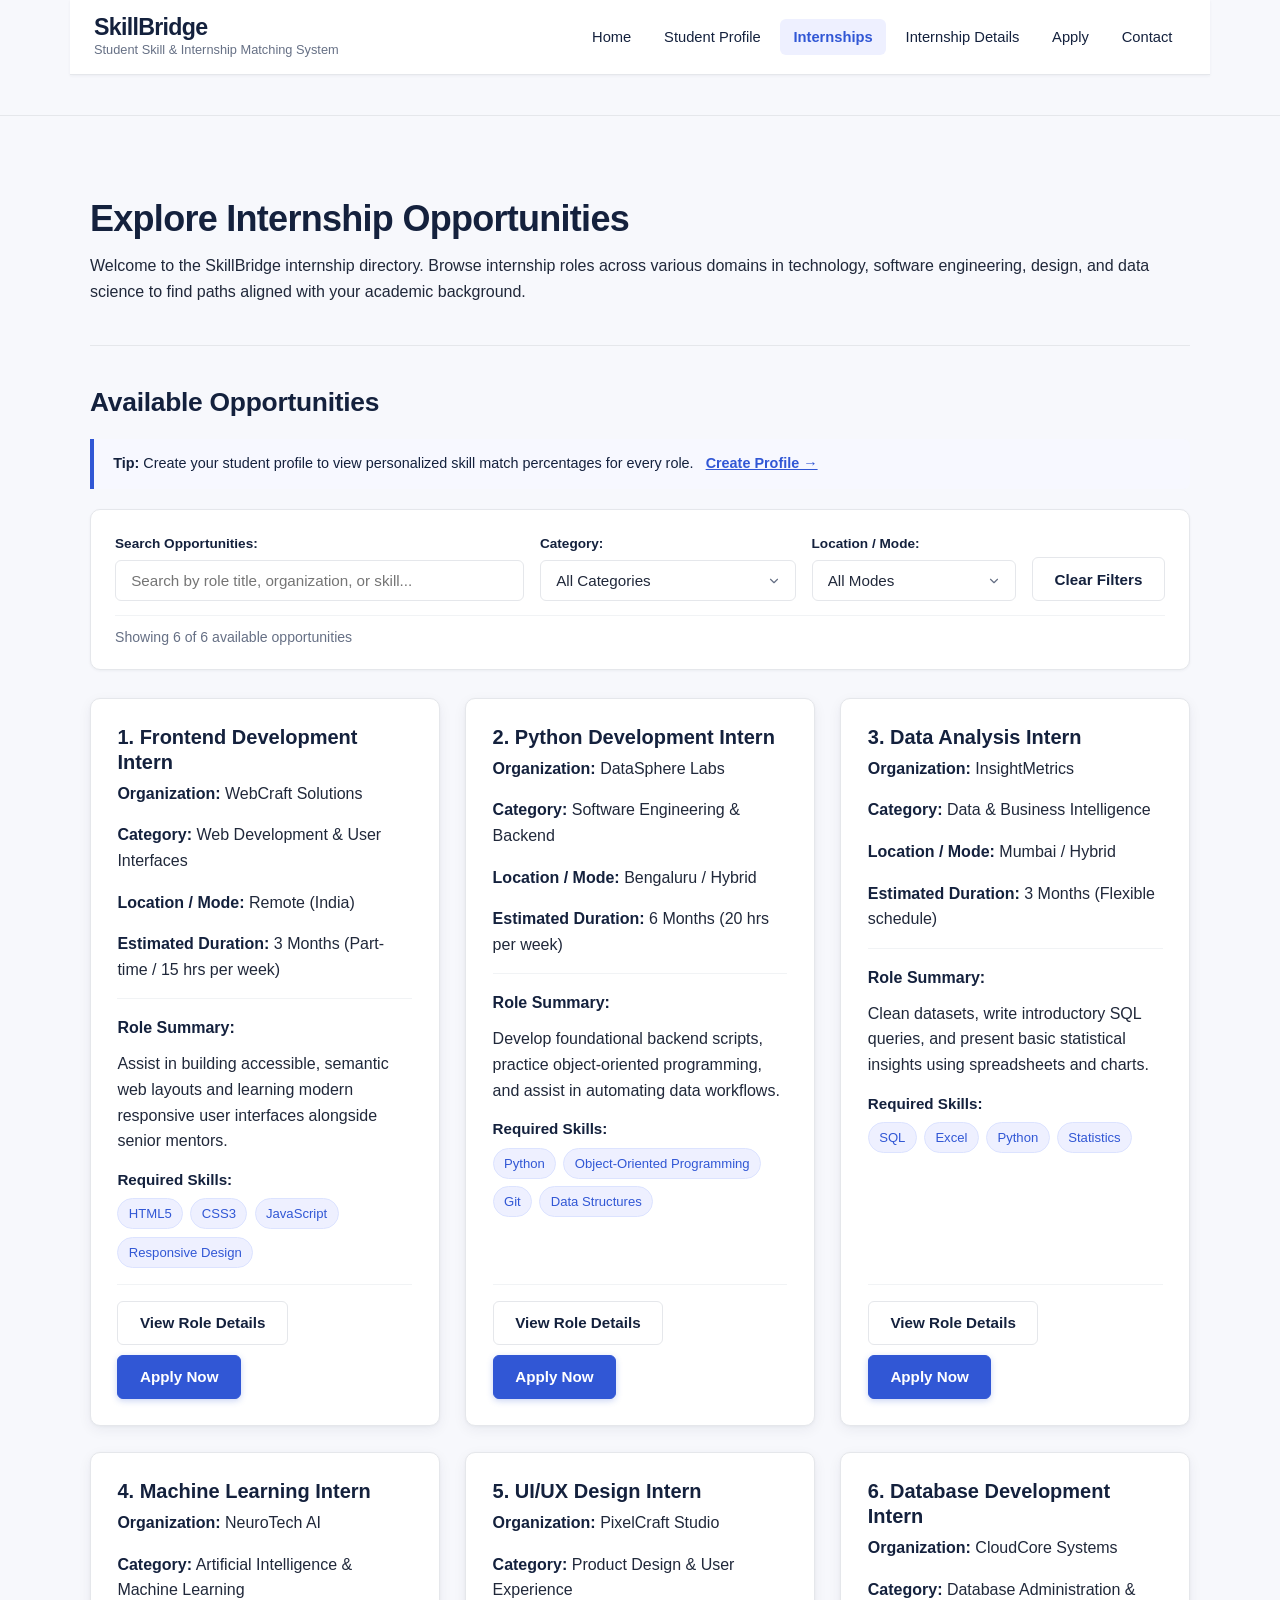
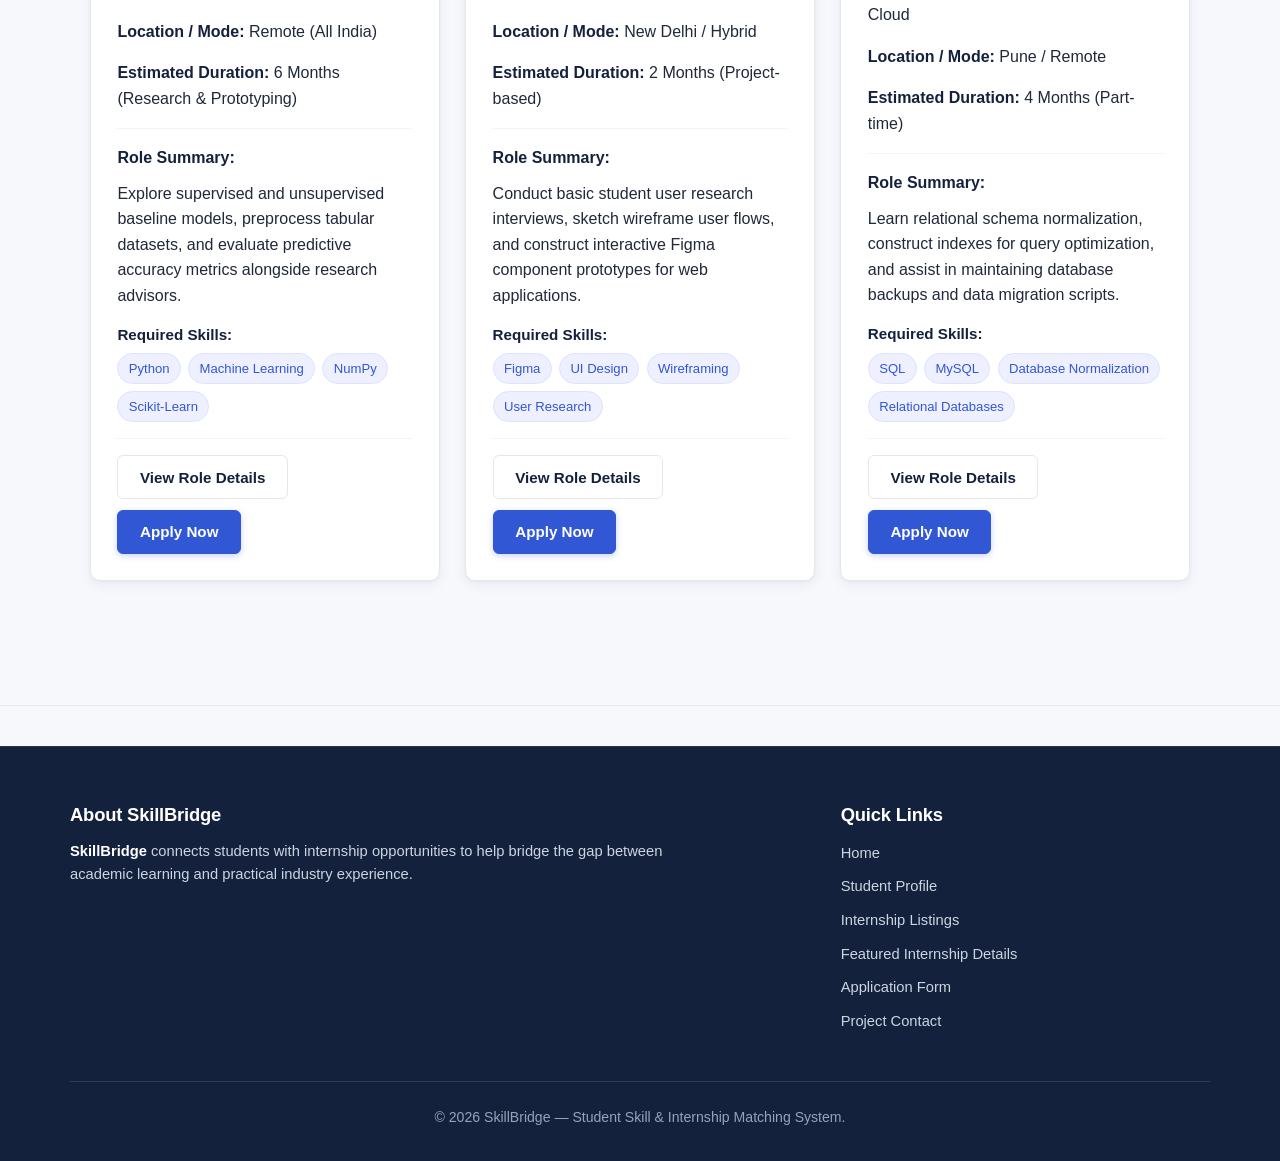
<file: internships.html>
<!DOCTYPE html>
<html lang="en">

<head>
    <meta charset="UTF-8">
    <meta name="viewport" content="width=device-width, initial-scale=1.0">
    <title>Internship Listings — SkillBridge</title>
    <link rel="stylesheet" href="css/style.css">
    <script src="js/script.js" defer></script>
</head>

<body>

    <!-- Header -->
    <header>
        <div class="brand">
            <p><a href="index.html"><strong>SkillBridge</strong></a></p>
            <p class="brand-tagline">Student Skill &amp; Internship Matching System</p>
        </div>
        <nav aria-label="Main Navigation">
            <ul>
                <li><a href="index.html">Home</a></li>
                <li><a href="profile.html">Student Profile</a></li>
                <li><a href="internships.html" aria-current="page">Internships</a></li>
                <li><a href="internship-details.html">Internship Details</a></li>
                <li><a href="apply.html">Apply</a></li>
                <li><a href="contact.html">Contact</a></li>
            </ul>
        </nav>
    </header>

    <hr>

    <!-- Main Content -->
    <main>

        <!-- Intro -->
        <section>
            <h1>Explore Internship Opportunities</h1>
            <p>Welcome to the SkillBridge internship directory. Browse internship roles across various domains in
                technology, software engineering, design, and data science to find paths aligned with your academic
                background.</p>
        </section>

        <hr>

        <!-- Internship Listings -->
        <section>
            <h2>Available Opportunities</h2>

            <div class="cards-grid">
                <!-- Opportunity 1 -->
                <article>
                    <h3>1. Frontend Development Intern</h3>
                    <p><strong>Organization:</strong> WebCraft Solutions</p>
                    <p><strong>Category:</strong> Web Development &amp; User Interfaces</p>
                    <p><strong>Location / Mode:</strong> Remote (India)</p>
                    <p><strong>Estimated Duration:</strong> 3 Months (Part-time / 15 hrs per week)</p>
                    <p><strong>Role Summary:</strong> Collaborate with web mentors to build accessible, semantic web
                        layouts, convert design mockups into standard HTML/CSS templates, and maintain web accessibility
                        standards.</p>
                    <h4>Required &amp; Preferred Skills:</h4>
                    <ul class="skill-tags">
                        <li>Semantic HTML5 Markup</li>
                        <li>CSS3 Styling &amp; Layout Techniques</li>
                        <li>Basic JavaScript Understanding</li>
                        <li>Familiarity with Responsive Design Principles</li>
                    </ul>
                    <p>
                        <a href="internship-details.html?id=frontend" class="btn btn-secondary">View Full Details</a>
                        <a href="apply.html?id=frontend" class="btn btn-primary">Apply Now</a>
                    </p>
                </article>

                <!-- Opportunity 2 -->
                <article>
                    <h3>2. Python Development Intern</h3>
                    <p><strong>Organization:</strong> DataSphere Labs</p>
                    <p><strong>Category:</strong> Software Engineering &amp; Backend</p>
                    <p><strong>Location / Mode:</strong> Bengaluru / Hybrid</p>
                    <p><strong>Estimated Duration:</strong> 6 Months</p>
                    <p><strong>Role Summary:</strong> Assist in building modular backend services, writing clean unit
                        tests, automating data pipelines, and participating in collaborative code reviews.</p>
                    <h4>Required &amp; Preferred Skills:</h4>
                    <ul class="skill-tags">
                        <li>Python 3 Core Syntax &amp; OOP</li>
                        <li>Basic Data Structures &amp; Algorithms</li>
                        <li>Git Version Control</li>
                        <li>Familiarity with REST APIs is a plus</li>
                    </ul>
                    <p>
                        <a href="internship-details.html?id=python" class="btn btn-secondary">View Role Details</a>
                        <a href="apply.html?id=python" class="btn btn-primary">Apply Now</a>
                    </p>
                </article>

                <!-- Opportunity 3 -->
                <article>
                    <h3>3. Data Analysis Intern</h3>
                    <p><strong>Organization:</strong> InsightMetrics</p>
                    <p><strong>Category:</strong> Data &amp; Business Intelligence</p>
                    <p><strong>Location / Mode:</strong> Mumbai / Hybrid</p>
                    <p><strong>Estimated Duration:</strong> 3 Months</p>
                    <p><strong>Role Summary:</strong> Extract, inspect, and clean structured records from relational
                        databases; generate exploratory data charts; and summarize key trends for academic case studies.
                    </p>
                    <h4>Required &amp; Preferred Skills:</h4>
                    <ul class="skill-tags">
                        <li>Structured Query Language (SQL)</li>
                        <li>Microsoft Excel / Google Sheets</li>
                        <li>Python for Data Processing (Pandas basics)</li>
                        <li>Introductory Descriptive Statistics</li>
                    </ul>
                    <p>
                        <a href="internship-details.html?id=data-analysis" class="btn btn-secondary">View Role Details</a>
                        <a href="apply.html?id=data-analysis" class="btn btn-primary">Apply Now</a>
                    </p>
                </article>

                <!-- Opportunity 4 -->
                <article>
                    <h3>4. Machine Learning Intern</h3>
                    <p><strong>Organization:</strong> NeuroTech AI</p>
                    <p><strong>Category:</strong> Artificial Intelligence &amp; Machine Learning</p>
                    <p><strong>Location / Mode:</strong> Remote</p>
                    <p><strong>Estimated Duration:</strong> 6 Months</p>
                    <p><strong>Role Summary:</strong> Explore supervised and unsupervised baseline models, preprocess
                        tabular datasets, and evaluate predictive accuracy metrics alongside research advisors.</p>
                    <h4>Required &amp; Preferred Skills:</h4>
                    <ul class="skill-tags">
                        <li>Python &amp; Scientific Computing (NumPy, Scikit-learn)</li>
                        <li>Linear Algebra &amp; Probability Concepts</li>
                        <li>Model Evaluation (Accuracy, Precision, Recall)</li>
                        <li>Jupyter Notebook Documentation</li>
                    </ul>
                    <p>
                        <a href="internship-details.html?id=machine-learning" class="btn btn-secondary">View Role Details</a>
                        <a href="apply.html?id=machine-learning" class="btn btn-primary">Apply Now</a>
                    </p>
                </article>

                <!-- Opportunity 5 -->
                <article>
                    <h3>5. UI/UX Design Intern</h3>
                    <p><strong>Organization:</strong> PixelCraft Studio</p>
                    <p><strong>Category:</strong> Product Design &amp; User Experience</p>
                    <p><strong>Location / Mode:</strong> New Delhi / Hybrid</p>
                    <p><strong>Estimated Duration:</strong> 2 Months</p>
                    <p><strong>Role Summary:</strong> Conduct basic student user research interviews, sketch wireframe
                        user flows, and construct interactive Figma component prototypes for web applications.</p>
                    <h4>Required &amp; Preferred Skills:</h4>
                    <ul class="skill-tags">
                        <li>User Interface (UI) Wireframing</li>
                        <li>Figma or Penpot Prototyping Basics</li>
                        <li>Understanding of Design Systems &amp; Typography</li>
                        <li>Empathy &amp; User Research Methodologies</li>
                    </ul>
                    <p>
                        <a href="internship-details.html?id=ui-ux" class="btn btn-secondary">View Role Details</a>
                        <a href="apply.html?id=ui-ux" class="btn btn-primary">Apply Now</a>
                    </p>
                </article>

                <!-- Opportunity 6 -->
                <article>
                    <h3>6. Database Development Intern</h3>
                    <p><strong>Organization:</strong> CloudCore Systems</p>
                    <p><strong>Category:</strong> Database Administration &amp; Cloud</p>
                    <p><strong>Location / Mode:</strong> Pune / Remote</p>
                    <p><strong>Estimated Duration:</strong> 4 Months</p>
                    <p><strong>Role Summary:</strong> Learn relational schema normalization, construct indexes for query
                        optimization, and assist in maintaining database backups and data migration scripts.</p>
                    <h4>Required &amp; Preferred Skills:</h4>
                    <ul class="skill-tags">
                        <li>Relational Database Management (PostgreSQL / MySQL)</li>
                        <li>Database Normalization (1NF to 3NF)</li>
                        <li>Entity-Relationship (ER) Diagram Modeling</li>
                        <li>Basic SQL Scripting &amp; CRUD Operations</li>
                    </ul>
                    <p>
                        <a href="internship-details.html?id=database" class="btn btn-secondary">View Role Details</a>
                        <a href="apply.html?id=database" class="btn btn-primary">Apply Now</a>
                    </p>
                </article>
            </div>

        </section>

    </main>

    <hr>

    <!-- Footer -->
    <footer>
        <div class="footer-container">
            <section class="footer-about">
                <h2>About SkillBridge</h2>
                <p><strong>SkillBridge</strong> connects students with internship opportunities to help bridge the gap
                    between academic learning and practical industry experience.</p>
            </section>

            <nav class="footer-links" aria-label="Footer Navigation">
                <h3>Quick Links</h3>
                <ul>
                    <li><a href="index.html">Home</a></li>
                    <li><a href="profile.html">Student Profile</a></li>
                    <li><a href="internships.html">Internship Listings</a></li>
                    <li><a href="internship-details.html">Featured Internship Details</a></li>
                    <li><a href="apply.html">Application Form</a></li>
                    <li><a href="contact.html">Project Contact</a></li>
                </ul>
            </nav>

            <p class="footer-copy">&copy; 2026 SkillBridge — Student Skill &amp; Internship Matching System.</p>
        </div>
    </footer>

</body>

</html>
</file>
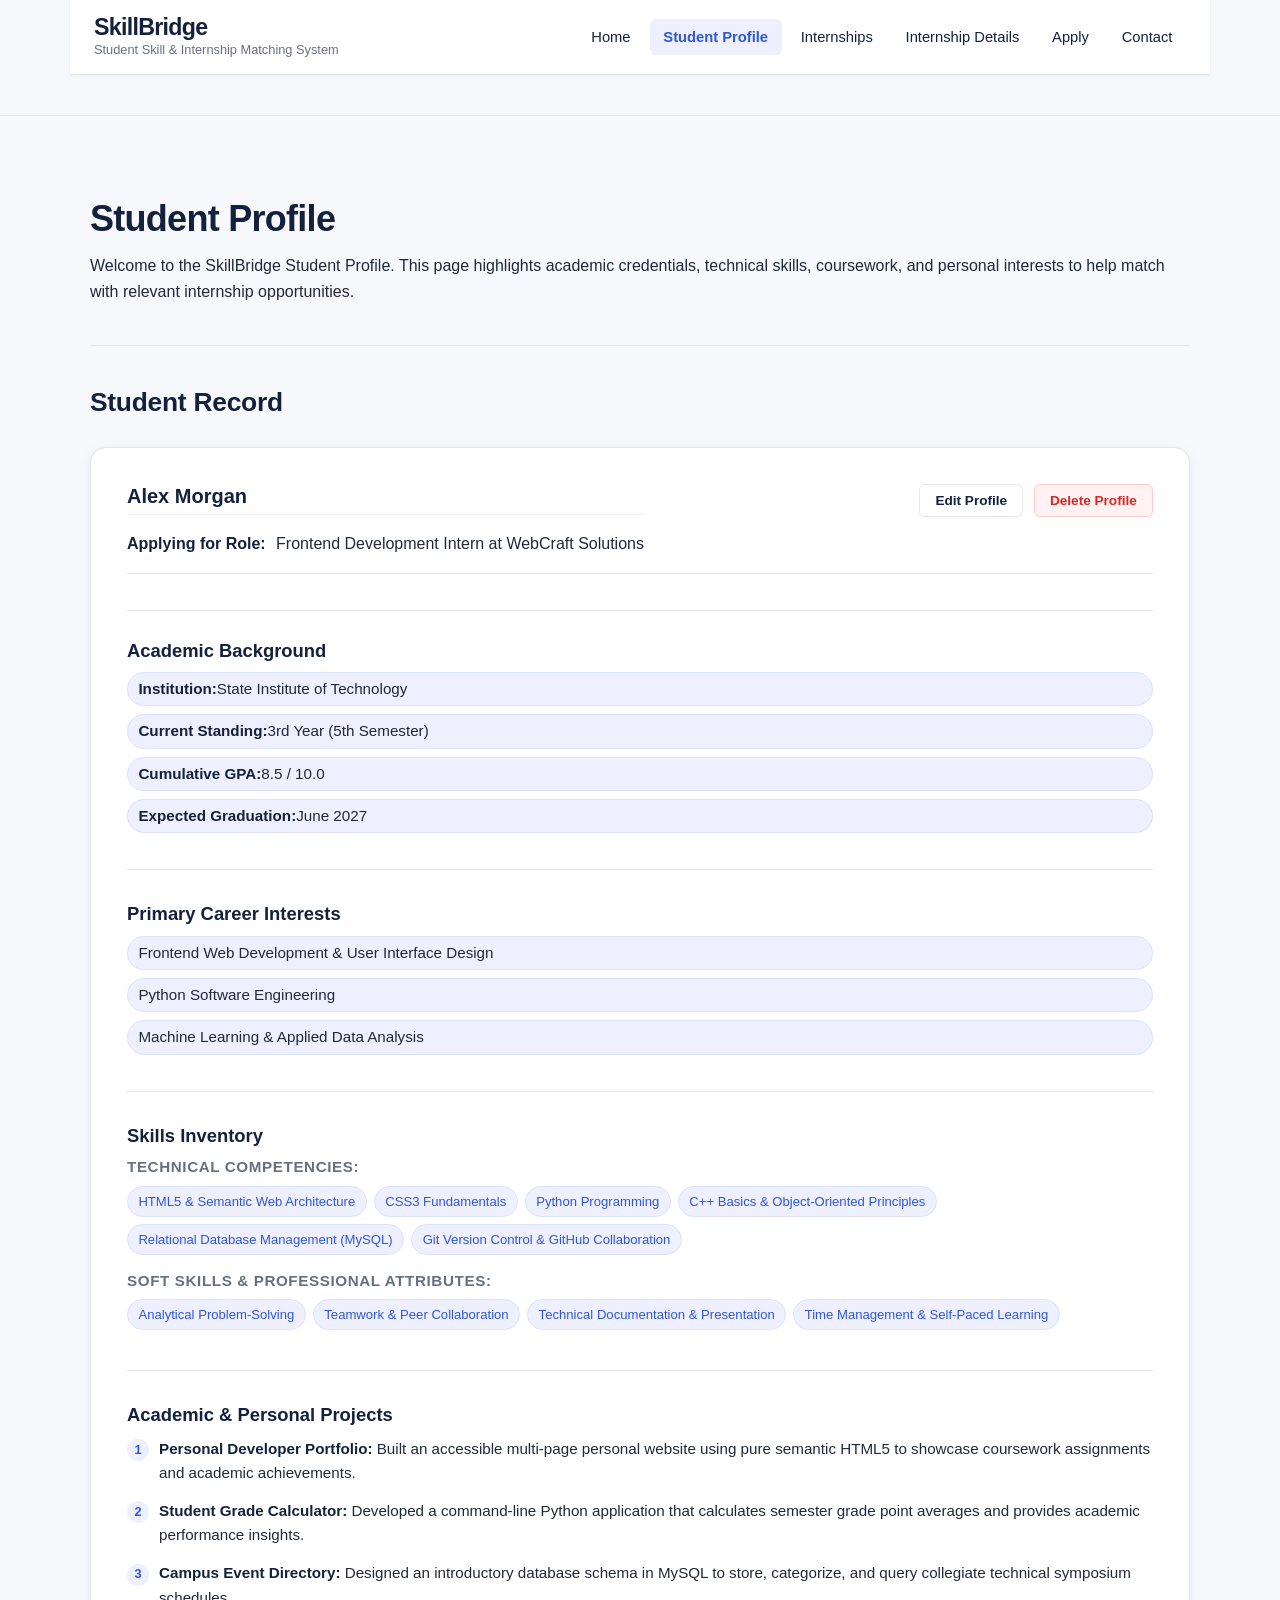
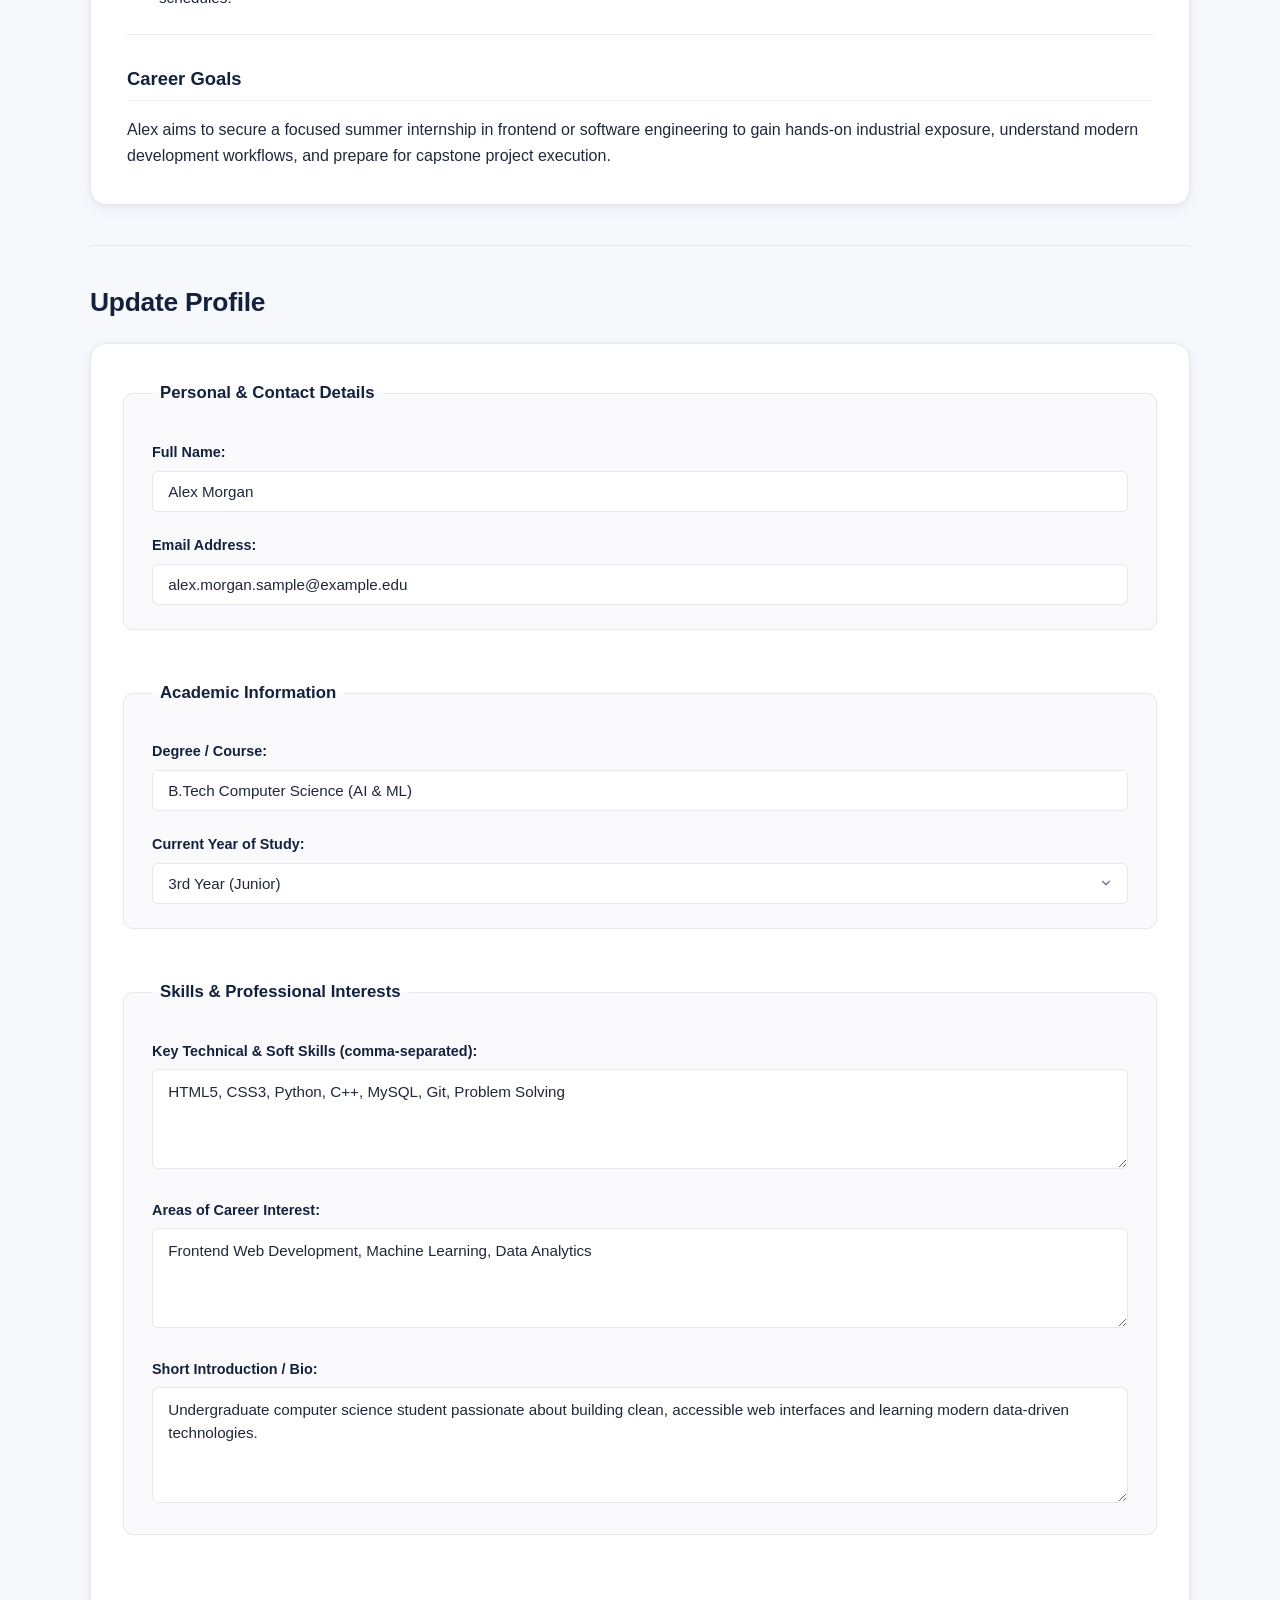
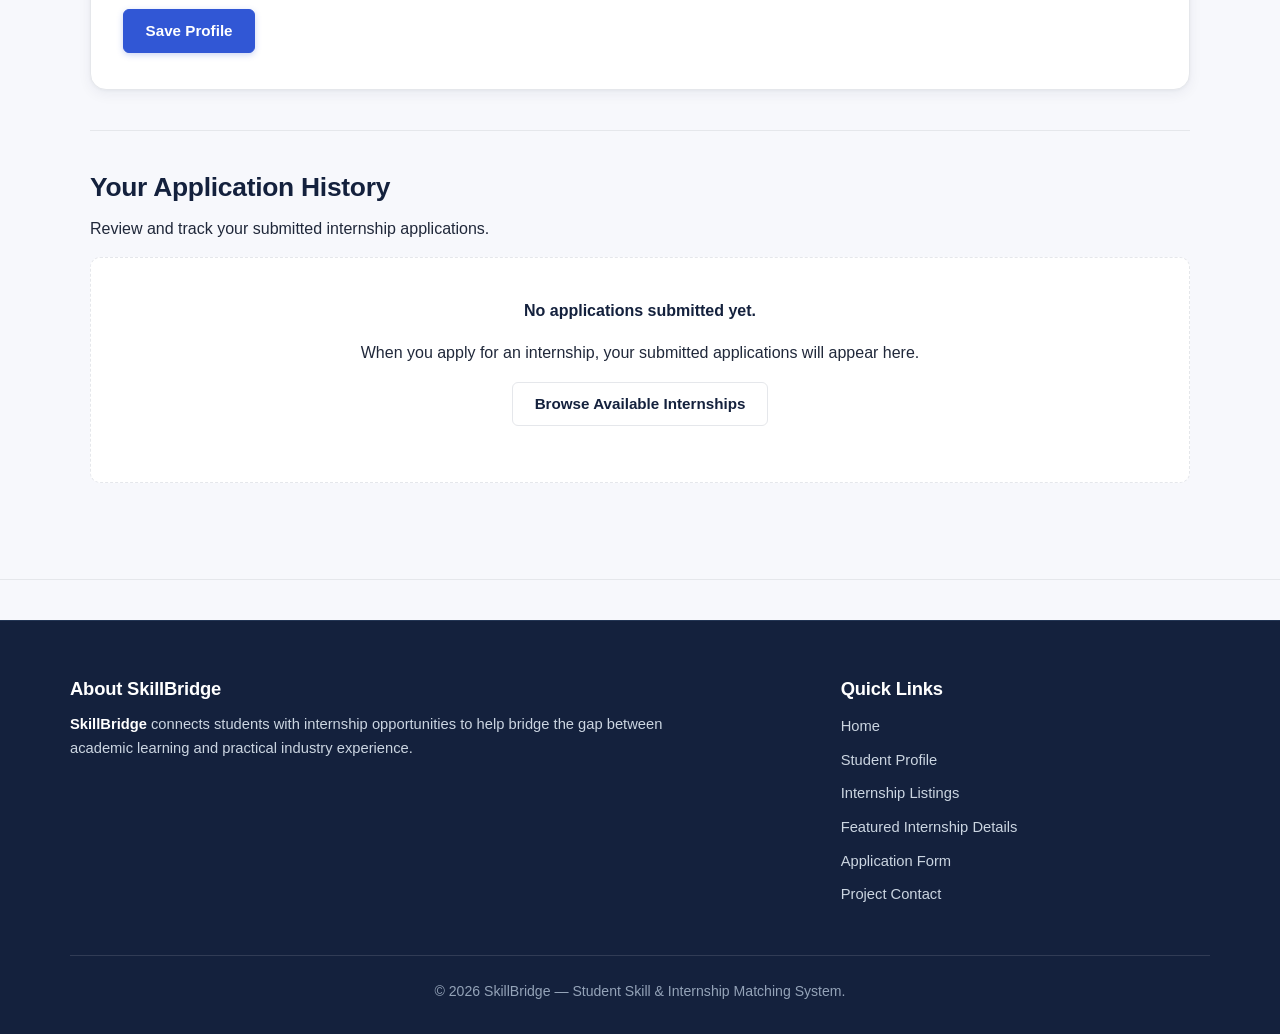
<file: profile.html>
<!DOCTYPE html>
<html lang="en">

<head>
    <meta charset="UTF-8">
    <meta name="viewport" content="width=device-width, initial-scale=1.0">
    <title>Student Profile — SkillBridge</title>
    <link rel="stylesheet" href="css/style.css">
    <script src="js/script.js" defer></script>
</head>

<body>

    <!-- Header -->
    <header>
        <div class="brand">
            <p><a href="index.html"><strong>SkillBridge</strong></a></p>
            <p class="brand-tagline">Student Skill &amp; Internship Matching System</p>
        </div>
        <nav aria-label="Main Navigation">
            <ul>
                <li><a href="index.html">Home</a></li>
                <li><a href="profile.html" aria-current="page">Student Profile</a></li>
                <li><a href="internships.html">Internships</a></li>
                <li><a href="internship-details.html">Internship Details</a></li>
                <li><a href="apply.html">Apply</a></li>
                <li><a href="contact.html">Contact</a></li>
            </ul>
        </nav>
    </header>

    <hr>

    <!-- Main Content -->
    <main>

        <!-- Profile Introduction -->
        <section>
            <h1>Student Profile</h1>
            <p>Welcome to the SkillBridge Student Profile. This page highlights academic credentials, technical skills,
                coursework, and personal interests to help match with relevant internship opportunities.</p>
        </section>

        <hr>

        <!-- Profile Details -->
        <section>
            <h2>Student Record</h2>

            <article class="profile-record-card">
                <div class="profile-card-header">
                    <div>
                        <h3>Alex Morgan</h3>
                        <p><strong>Field of Study:</strong> B.Tech in Computer Science and Engineering (Artificial Intelligence
                            &amp; Machine Learning)</p>
                    </div>
                    <div class="profile-header-actions">
                        <a href="#update-profile-section" id="btn-edit-profile" class="btn btn-secondary btn-edit-profile">Edit Profile</a>
                        <button type="button" id="btn-delete-profile" class="btn btn-secondary btn-delete-profile">Delete Profile</button>
                    </div>
                </div>

                <!-- Academic Background -->
                <section class="profile-sub-section">
                    <h4>Academic Background</h4>
                    <ul class="profile-details-list">
                        <li><strong>Institution:</strong> State Institute of Technology</li>
                        <li><strong>Current Standing:</strong> 3rd Year (5th Semester)</li>
                        <li><strong>Cumulative GPA:</strong> 8.5 / 10.0</li>
                        <li><strong>Expected Graduation:</strong> June 2027</li>
                    </ul>
                </section>

                <!-- Career Interests -->
                <section class="profile-sub-section">
                    <h4>Primary Career Interests</h4>
                    <ul class="profile-details-list">
                        <li>Frontend Web Development &amp; User Interface Design</li>
                        <li>Python Software Engineering</li>
                        <li>Machine Learning &amp; Applied Data Analysis</li>
                    </ul>
                </section>

                <!-- Skills -->
                <section class="profile-sub-section">
                    <h4>Skills Inventory</h4>
                    <h5>Technical Competencies:</h5>
                    <ul class="skill-tags">
                        <li>HTML5 &amp; Semantic Web Architecture</li>
                        <li>CSS3 Fundamentals</li>
                        <li>Python Programming</li>
                        <li>C++ Basics &amp; Object-Oriented Principles</li>
                        <li>Relational Database Management (MySQL)</li>
                        <li>Git Version Control &amp; GitHub Collaboration</li>
                    </ul>

                    <h5>Soft Skills &amp; Professional Attributes:</h5>
                    <ul class="skill-tags">
                        <li>Analytical Problem-Solving</li>
                        <li>Teamwork &amp; Peer Collaboration</li>
                        <li>Technical Documentation &amp; Presentation</li>
                        <li>Time Management &amp; Self-Paced Learning</li>
                    </ul>
                </section>

                <!-- Projects -->
                <section class="profile-sub-section">
                    <h4>Academic &amp; Personal Projects</h4>
                    <ol class="projects-list">
                        <li>
                            <strong>Personal Developer Portfolio:</strong> Built an accessible multi-page personal
                            website using pure semantic HTML5 to showcase coursework assignments and academic
                            achievements.
                        </li>
                        <li>
                            <strong>Student Grade Calculator:</strong> Developed a command-line Python application that
                            calculates semester grade point averages and provides academic performance insights.
                        </li>
                        <li>
                            <strong>Campus Event Directory:</strong> Designed an introductory database schema in MySQL
                            to store, categorize, and query collegiate technical symposium schedules.
                        </li>
                    </ol>
                </section>

                <!-- Goals -->
                <section class="profile-sub-section">
                    <h4>Career Goals</h4>
                    <p>Alex aims to secure a focused summer internship in frontend or software engineering to gain
                        hands-on industrial exposure, understand modern development workflows, and prepare for capstone
                        project execution.</p>
                </section>
            </article>
        </section>

        <hr>

        <!-- Edit Profile Form -->
        <section id="update-profile-section">
            <h2>Update Profile</h2>

            <form action="#" method="get">

                <fieldset>
                    <legend>Personal &amp; Contact Details</legend>

                    <p>
                        <label for="student-name">Full Name:</label><br>
                        <input type="text" id="student-name" name="studentName" value="Alex Morgan" required>
                    </p>

                    <p>
                        <label for="student-email">Email Address:</label><br>
                        <input type="email" id="student-email" name="studentEmail"
                            value="alex.morgan.sample@example.edu" required>
                    </p>
                </fieldset>

                <br>

                <fieldset>
                    <legend>Academic Information</legend>

                    <p>
                        <label for="degree-course">Degree / Course:</label><br>
                        <input type="text" id="degree-course" name="degreeCourse"
                            value="B.Tech Computer Science (AI &amp; ML)" required>
                    </p>

                    <p>
                        <label for="study-year">Current Year of Study:</label><br>
                        <select id="study-year" name="studyYear" required>
                            <option value="">-- Select Year of Study --</option>
                            <option value="1">1st Year (Freshman)</option>
                            <option value="2">2nd Year (Sophomore)</option>
                            <option value="3" selected>3rd Year (Junior)</option>
                            <option value="4">4th Year (Senior)</option>
                        </select>
                    </p>
                </fieldset>

                <br>

                <fieldset>
                    <legend>Skills &amp; Professional Interests</legend>

                    <p>
                        <label for="profile-skills">Key Technical &amp; Soft Skills (comma-separated):</label><br>
                        <textarea id="profile-skills" name="profileSkills" rows="3"
                            cols="50">HTML5, CSS3, Python, C++, MySQL, Git, Problem Solving</textarea>
                    </p>

                    <p>
                        <label for="profile-interests">Areas of Career Interest:</label><br>
                        <textarea id="profile-interests" name="profileInterests" rows="3"
                            cols="50">Frontend Web Development, Machine Learning, Data Analytics</textarea>
                    </p>

                    <p>
                        <label for="profile-intro">Short Introduction / Bio:</label><br>
                        <textarea id="profile-intro" name="profileIntro" rows="4"
                            cols="50">Undergraduate computer science student passionate about building clean, accessible web interfaces and learning modern data-driven technologies.</textarea>
                    </p>
                </fieldset>

                <br>

                <p class="form-actions">
                    <input type="submit" value="Save Profile" class="btn btn-primary">
                </p>

            </form>
        </section>

    </main>

    <hr>

    <!-- Footer -->
    <footer>
        <div class="footer-container">
            <section class="footer-about">
                <h2>About SkillBridge</h2>
                <p><strong>SkillBridge</strong> connects students with internship opportunities to help bridge the gap
                    between academic learning and practical industry experience.</p>
            </section>

            <nav class="footer-links" aria-label="Footer Navigation">
                <h3>Quick Links</h3>
                <ul>
                    <li><a href="index.html">Home</a></li>
                    <li><a href="profile.html">Student Profile</a></li>
                    <li><a href="internships.html">Internship Listings</a></li>
                    <li><a href="internship-details.html">Featured Internship Details</a></li>
                    <li><a href="apply.html">Application Form</a></li>
                    <li><a href="contact.html">Project Contact</a></li>
                </ul>
            </nav>

            <p class="footer-copy">&copy; 2026 SkillBridge — Student Skill &amp; Internship Matching System.</p>
        </div>
    </footer>

</body>

</html>
</file>
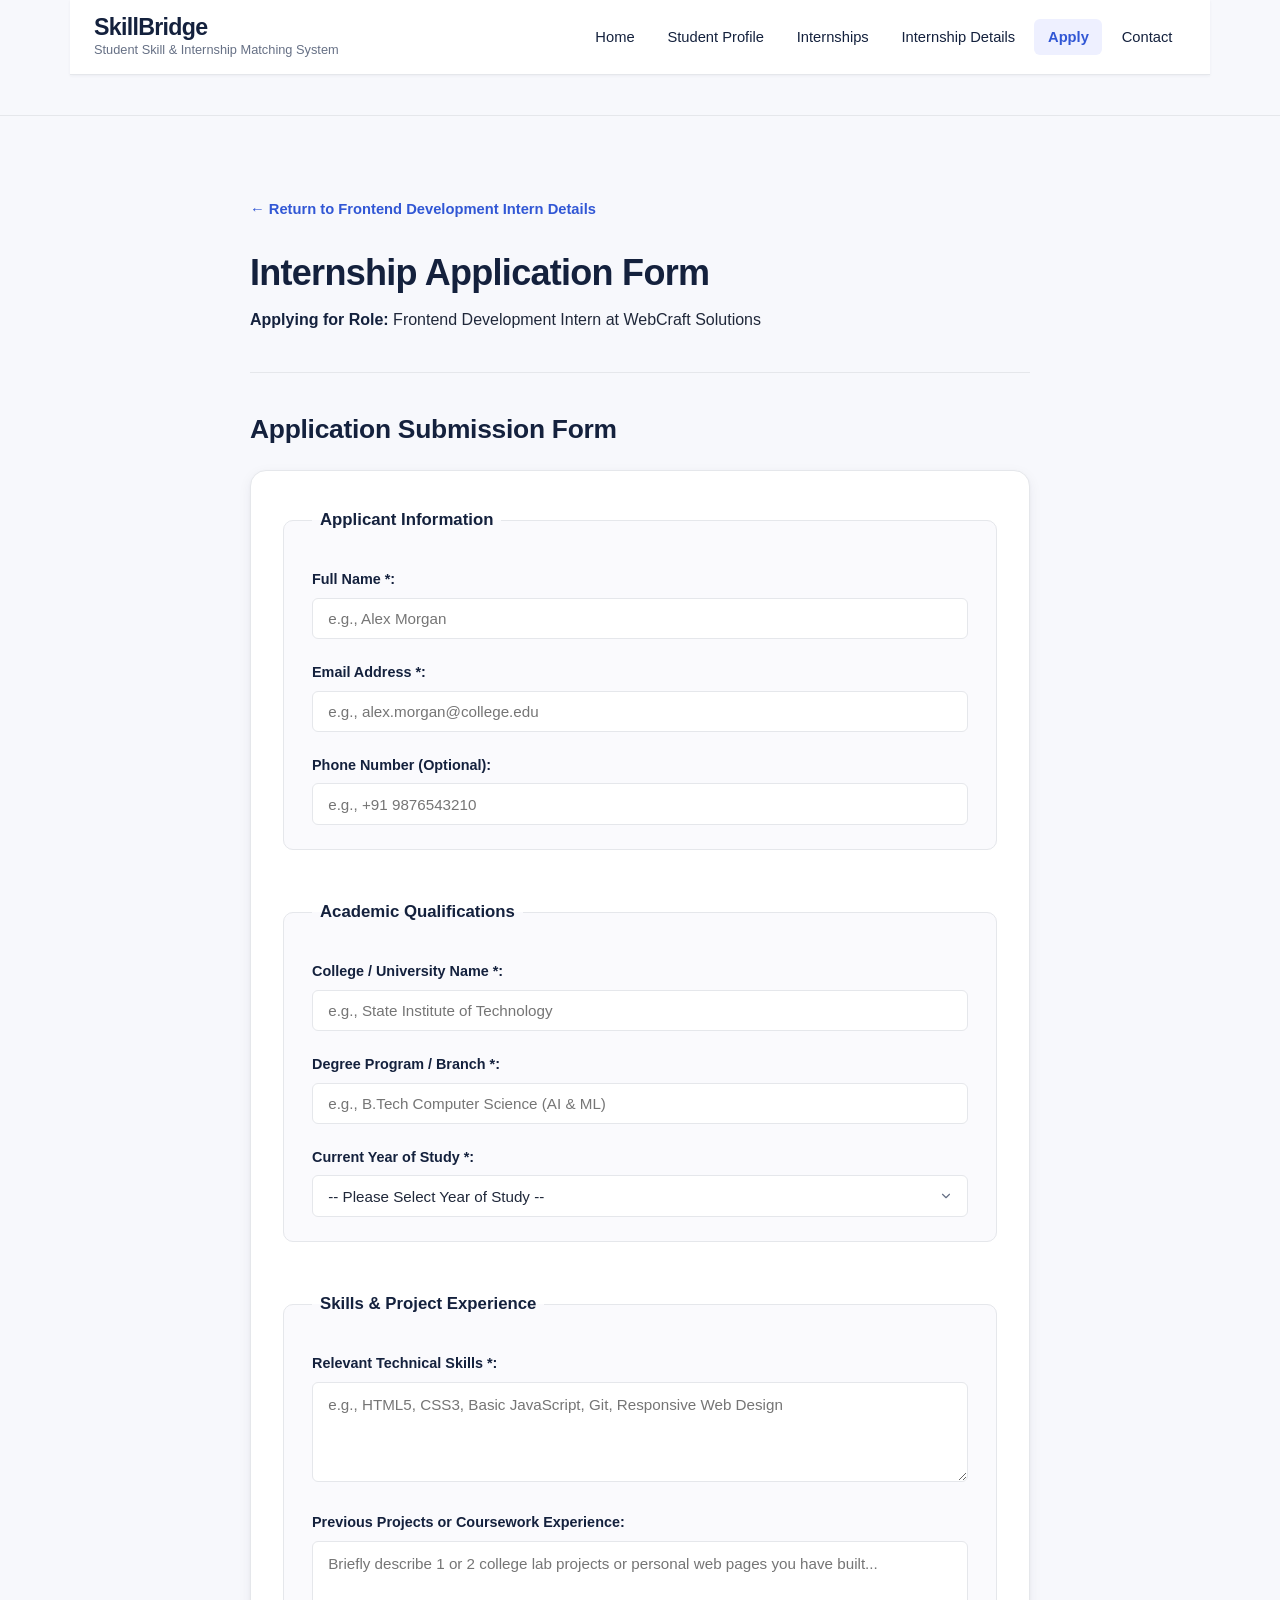
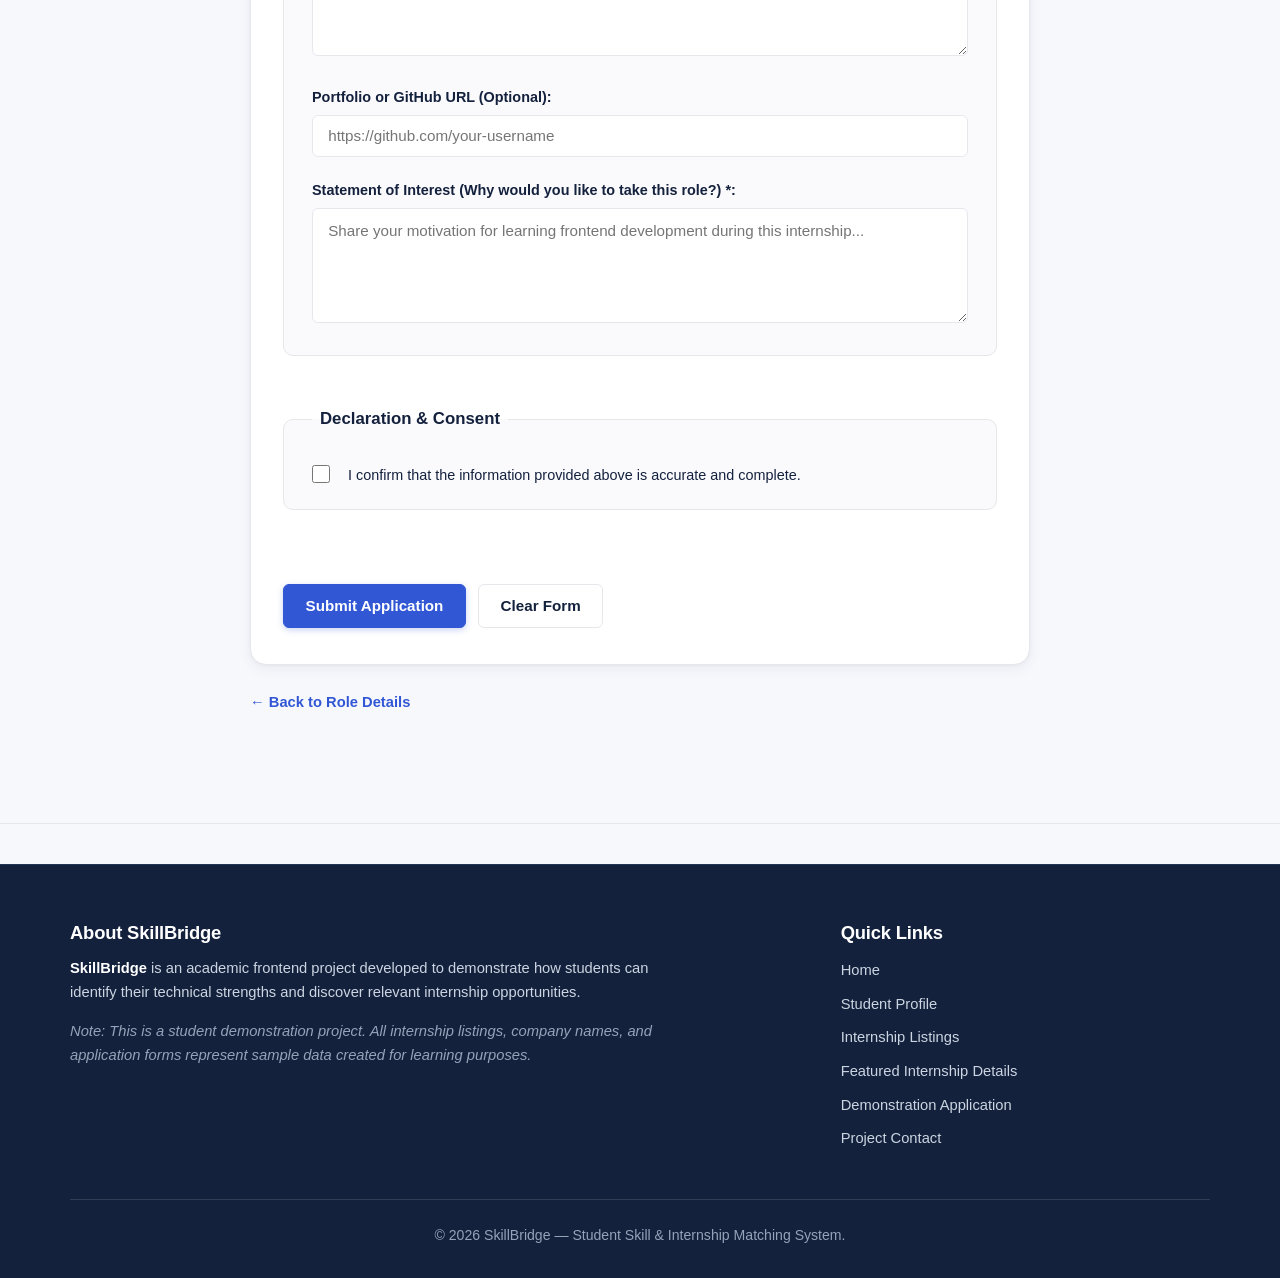
<file: SkillBridge/apply.html>
<!DOCTYPE html>
<html lang="en">

<head>
    <meta charset="UTF-8">
    <meta name="viewport" content="width=device-width, initial-scale=1.0">
    <title>Apply for Internship — SkillBridge</title>
    <link rel="stylesheet" href="css/style.css">
</head>

<body>

    <!-- Header -->
    <header>
        <div class="brand">
            <p><a href="index.html"><strong>SkillBridge</strong></a></p>
            <p class="brand-tagline">Student Skill &amp; Internship Matching System</p>
        </div>
        <nav aria-label="Main Navigation">
            <ul>
                <li><a href="index.html">Home</a></li>
                <li><a href="profile.html">Student Profile</a></li>
                <li><a href="internships.html">Internships</a></li>
                <li><a href="internship-details.html">Internship Details</a></li>
                <li><a href="apply.html" aria-current="page">Apply</a></li>
                <li><a href="contact.html">Contact</a></li>
            </ul>
        </nav>
    </header>

    <hr>

    <!-- Main Content -->
    <main>

        <div class="form-container-narrow">
            <!-- Form Intro -->
            <section>
                <p><a href="internship-details.html" class="back-link">&larr; Return to Frontend Development Intern
                        Details</a></p>
                <h1>Internship Application Form</h1>
                <p><strong>Applying for Role:</strong> Frontend Development Intern at WebCraft Solutions</p>
            </section>

            <hr>

            <!-- Application Form -->
            <section>
                <h2>Application Submission Form</h2>

                <form action="#" method="get">

                    <!-- Applicant Information -->
                    <fieldset>
                        <legend>Applicant Information</legend>

                        <p>
                            <label for="applicant-name">Full Name *:</label><br>
                            <input type="text" id="applicant-name" name="applicantName" placeholder="e.g., Alex Morgan"
                                required>
                        </p>

                        <p>
                            <label for="applicant-email">Email Address *:</label><br>
                            <input type="email" id="applicant-email" name="applicantEmail"
                                placeholder="e.g., alex.morgan@college.edu" required>
                        </p>

                        <p>
                            <label for="applicant-phone">Phone Number (Optional):</label><br>
                            <input type="tel" id="applicant-phone" name="applicantPhone"
                                placeholder="e.g., +91 9876543210">
                        </p>
                    </fieldset>

                    <br>

                    <!-- Academic Qualifications -->
                    <fieldset>
                        <legend>Academic Qualifications</legend>

                        <p>
                            <label for="college-name">College / University Name *:</label><br>
                            <input type="text" id="college-name" name="collegeName"
                                placeholder="e.g., State Institute of Technology" required>
                        </p>

                        <p>
                            <label for="degree-program">Degree Program / Branch *:</label><br>
                            <input type="text" id="degree-program" name="degreeProgram"
                                placeholder="e.g., B.Tech Computer Science (AI &amp; ML)" required>
                        </p>

                        <p>
                            <label for="year-of-study">Current Year of Study *:</label><br>
                            <select id="year-of-study" name="yearOfStudy" required>
                                <option value="">-- Please Select Year of Study --</option>
                                <option value="1st-year">1st Year</option>
                                <option value="2nd-year">2nd Year</option>
                                <option value="3rd-year">3rd Year</option>
                                <option value="4th-year">4th Year</option>
                            </select>
                        </p>
                    </fieldset>

                    <br>

                    <!-- Skills & Experience -->
                    <fieldset>
                        <legend>Skills &amp; Project Experience</legend>

                        <p>
                            <label for="relevant-skills">Relevant Technical Skills *:</label><br>
                            <textarea id="relevant-skills" name="relevantSkills" rows="3" cols="55"
                                placeholder="e.g., HTML5, CSS3, Basic JavaScript, Git, Responsive Web Design"
                                required></textarea>
                        </p>

                        <p>
                            <label for="project-description">Previous Projects or Coursework Experience:</label><br>
                            <textarea id="project-description" name="projectDescription" rows="4" cols="55"
                                placeholder="Briefly describe 1 or 2 college lab projects or personal web pages you have built..."></textarea>
                        </p>

                        <p>
                            <label for="portfolio-url">Portfolio or GitHub URL (Optional):</label><br>
                            <input type="url" id="portfolio-url" name="portfolioUrl"
                                placeholder="https://github.com/your-username">
                        </p>

                        <p>
                            <label for="statement-of-interest">Statement of Interest (Why would you like to take this
                                role?) *:</label><br>
                            <textarea id="statement-of-interest" name="statementOfInterest" rows="4" cols="55"
                                placeholder="Share your motivation for learning frontend development during this internship..."
                                required></textarea>
                        </p>
                    </fieldset>

                    <br>

                    <!-- Declaration -->
                    <fieldset>
                        <legend>Declaration &amp; Consent</legend>

                        <p class="checkbox-row">
                            <input type="checkbox" id="confirmation-consent" name="confirmationConsent" required>
                            <label for="confirmation-consent">I confirm that the information provided above is accurate
                                and complete.</label>
                        </p>
                    </fieldset>

                    <br>

                    <!-- Form Controls -->
                    <p class="form-actions">
                        <input type="submit" value="Submit Application" class="btn btn-primary">
                        <input type="reset" value="Clear Form" class="btn btn-secondary">
                    </p>

                </form>

                <p><a href="internship-details.html" class="back-link">&larr; Back to Role Details</a></p>
            </section>
        </div>

    </main>

    <hr>

    <!-- Footer -->
    <footer>
        <div class="footer-container">
            <section class="footer-about">
                <h2>About SkillBridge</h2>
                <p><strong>SkillBridge</strong> is an academic frontend project developed to demonstrate how students
                    can identify their technical strengths and discover relevant internship opportunities.</p>
                <p><em>Note: This is a student demonstration project. All internship listings, company names, and
                        application forms represent sample data created for learning purposes.</em></p>
            </section>

            <nav class="footer-links" aria-label="Footer Navigation">
                <h3>Quick Links</h3>
                <ul>
                    <li><a href="index.html">Home</a></li>
                    <li><a href="profile.html">Student Profile</a></li>
                    <li><a href="internships.html">Internship Listings</a></li>
                    <li><a href="internship-details.html">Featured Internship Details</a></li>
                    <li><a href="apply.html">Demonstration Application</a></li>
                    <li><a href="contact.html">Project Contact</a></li>
                </ul>
            </nav>

            <p class="footer-copy">&copy; 2026 SkillBridge — Student Skill &amp; Internship Matching System.</p>
        </div>
    </footer>

</body>

</html>
</file>
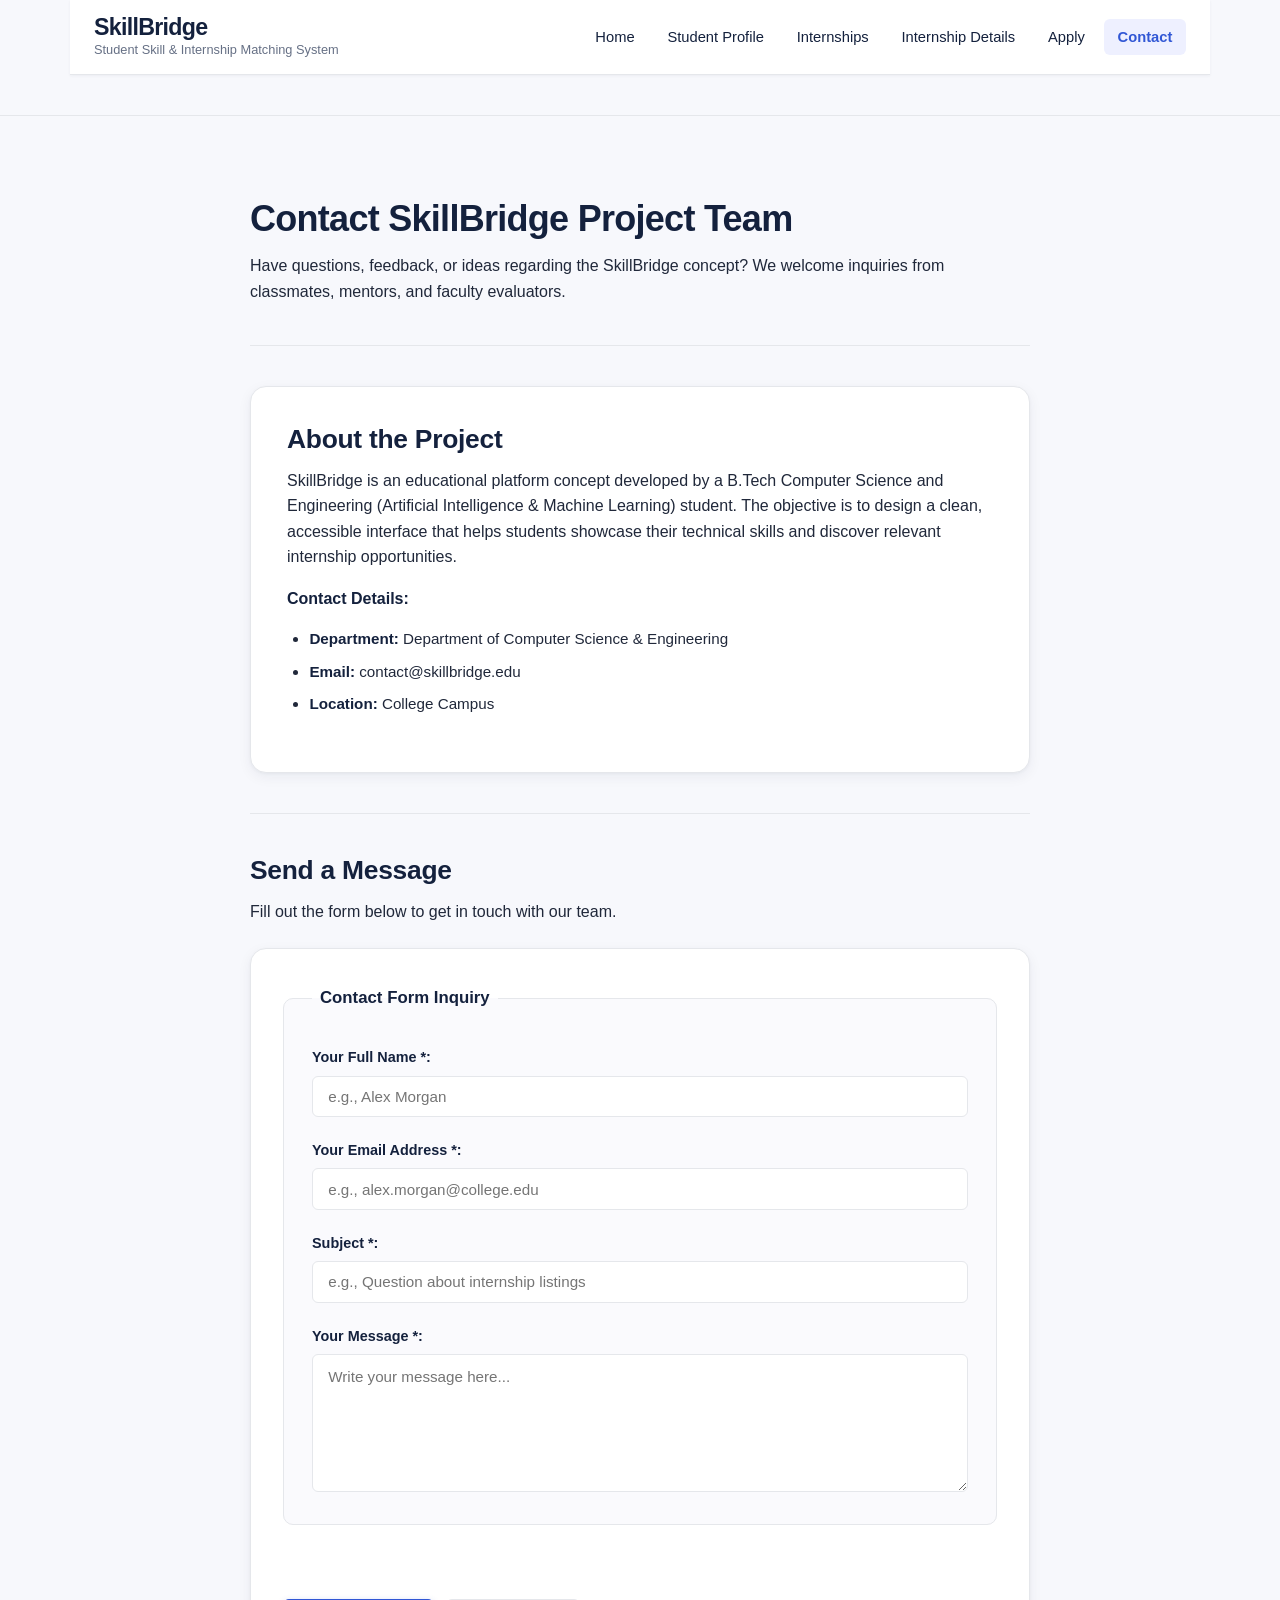
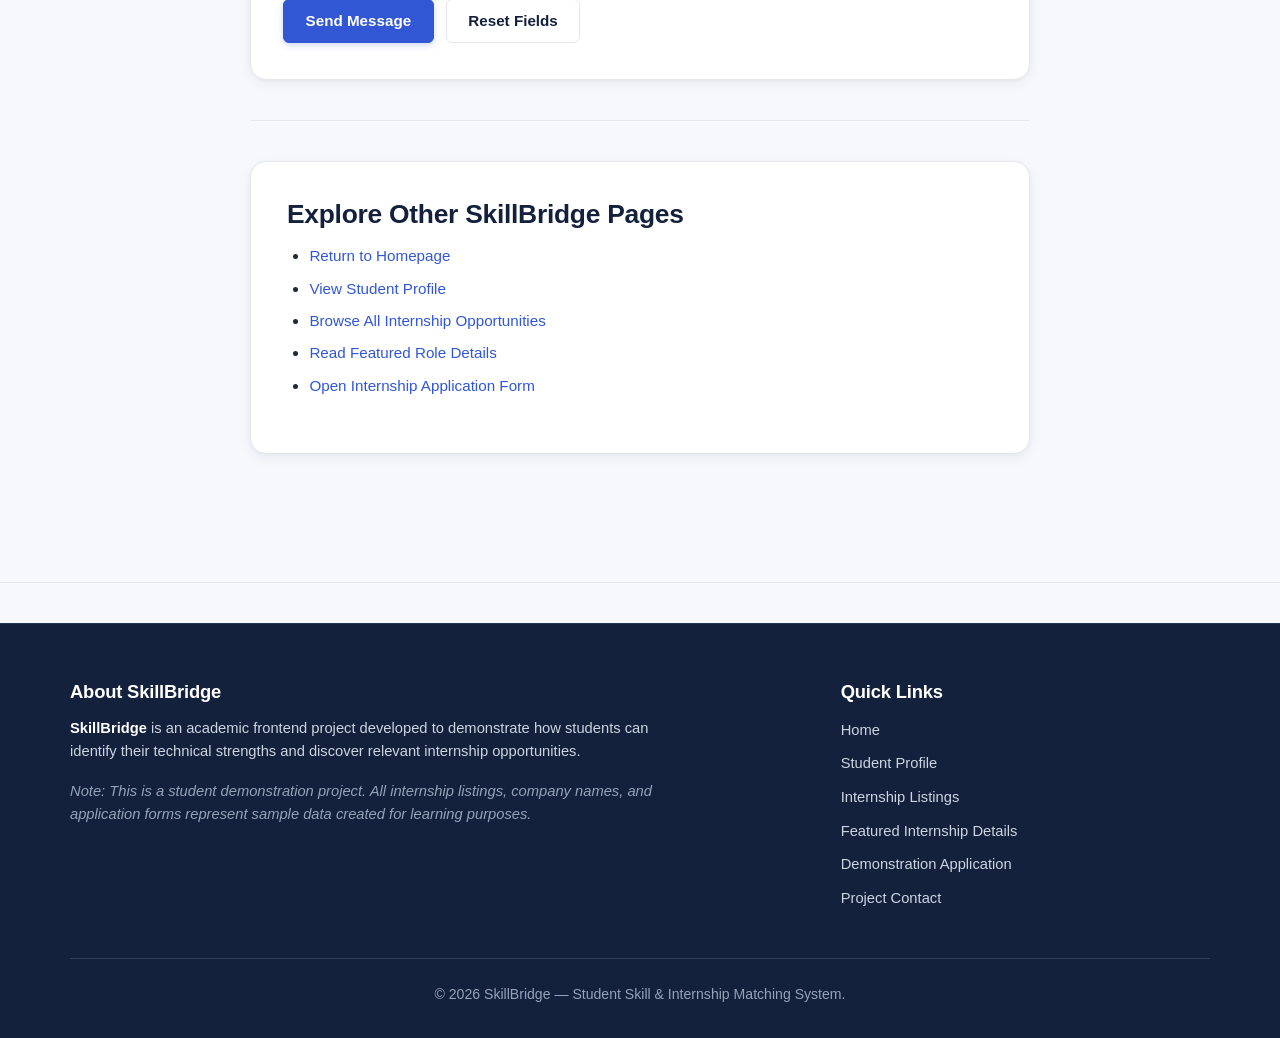
<file: SkillBridge/contact.html>
<!DOCTYPE html>
<html lang="en">

<head>
    <meta charset="UTF-8">
    <meta name="viewport" content="width=device-width, initial-scale=1.0">
    <title>Contact Us — SkillBridge</title>
    <link rel="stylesheet" href="css/style.css">
</head>

<body>

    <!-- Header -->
    <header>
        <div class="brand">
            <p><a href="index.html"><strong>SkillBridge</strong></a></p>
            <p class="brand-tagline">Student Skill &amp; Internship Matching System</p>
        </div>
        <nav aria-label="Main Navigation">
            <ul>
                <li><a href="index.html">Home</a></li>
                <li><a href="profile.html">Student Profile</a></li>
                <li><a href="internships.html">Internships</a></li>
                <li><a href="internship-details.html">Internship Details</a></li>
                <li><a href="apply.html">Apply</a></li>
                <li><a href="contact.html" aria-current="page">Contact</a></li>
            </ul>
        </nav>
    </header>

    <hr>

    <!-- Main Content -->
    <main>

        <div class="form-container-narrow">
            <!-- Intro -->
            <section>
                <h1>Contact SkillBridge Project Team</h1>
                <p>Have questions, feedback, or ideas regarding the SkillBridge concept? We welcome inquiries from
                    classmates, mentors, and faculty evaluators.</p>
            </section>

            <hr>

            <!-- Project Info -->
            <section class="details-content-box">
                <h2>About the Project</h2>
                <p>SkillBridge is an educational platform concept developed by a B.Tech Computer Science and Engineering
                    (Artificial Intelligence &amp; Machine Learning) student. The objective is to design a clean,
                    accessible interface that helps students showcase their technical skills and discover relevant
                    internship opportunities.</p>
                <p><strong>Contact Details:</strong></p>
                <ul class="styled-list">
                    <li><strong>Department:</strong> Department of Computer Science &amp; Engineering</li>
                    <li><strong>Email:</strong> contact@skillbridge.edu</li>
                    <li><strong>Location:</strong> College Campus</li>
                </ul>
            </section>

            <hr>

            <!-- Contact Form -->
            <section>
                <h2>Send a Message</h2>
                <p>Fill out the form below to get in touch with our team.</p>

                <form action="#" method="get">

                    <fieldset>
                        <legend>Contact Form Inquiry</legend>

                        <p>
                            <label for="contact-name">Your Full Name *:</label><br>
                            <input type="text" id="contact-name" name="contactName" placeholder="e.g., Alex Morgan"
                                required>
                        </p>

                        <p>
                            <label for="contact-email">Your Email Address *:</label><br>
                            <input type="email" id="contact-email" name="contactEmail"
                                placeholder="e.g., alex.morgan@college.edu" required>
                        </p>

                        <p>
                            <label for="contact-subject">Subject *:</label><br>
                            <input type="text" id="contact-subject" name="contactSubject"
                                placeholder="e.g., Question about internship listings" required>
                        </p>

                        <p>
                            <label for="contact-message">Your Message *:</label><br>
                            <textarea id="contact-message" name="contactMessage" rows="5" cols="55"
                                placeholder="Write your message here..." required></textarea>
                        </p>
                    </fieldset>

                    <br>

                    <p class="form-actions">
                        <input type="submit" value="Send Message" class="btn btn-primary">
                        <input type="reset" value="Reset Fields" class="btn btn-secondary">
                    </p>

                </form>
            </section>

            <hr>

            <!-- Quick Links -->
            <section class="details-content-box">
                <h2>Explore Other SkillBridge Pages</h2>
                <ul class="styled-list">
                    <li><a href="index.html">Return to Homepage</a></li>
                    <li><a href="profile.html">View Student Profile</a></li>
                    <li><a href="internships.html">Browse All Internship Opportunities</a></li>
                    <li><a href="internship-details.html">Read Featured Role Details</a></li>
                    <li><a href="apply.html">Open Internship Application Form</a></li>
                </ul>
            </section>
        </div>

    </main>

    <hr>

    <!-- Footer -->
    <footer>
        <div class="footer-container">
            <section class="footer-about">
                <h2>About SkillBridge</h2>
                <p><strong>SkillBridge</strong> is an academic frontend project developed to demonstrate how students
                    can identify their technical strengths and discover relevant internship opportunities.</p>
                <p><em>Note: This is a student demonstration project. All internship listings, company names, and
                        application forms represent sample data created for learning purposes.</em></p>
            </section>

            <nav class="footer-links" aria-label="Footer Navigation">
                <h3>Quick Links</h3>
                <ul>
                    <li><a href="index.html">Home</a></li>
                    <li><a href="profile.html">Student Profile</a></li>
                    <li><a href="internships.html">Internship Listings</a></li>
                    <li><a href="internship-details.html">Featured Internship Details</a></li>
                    <li><a href="apply.html">Demonstration Application</a></li>
                    <li><a href="contact.html">Project Contact</a></li>
                </ul>
            </nav>

            <p class="footer-copy">&copy; 2026 SkillBridge — Student Skill &amp; Internship Matching System.</p>
        </div>
    </footer>

</body>

</html>
</file>
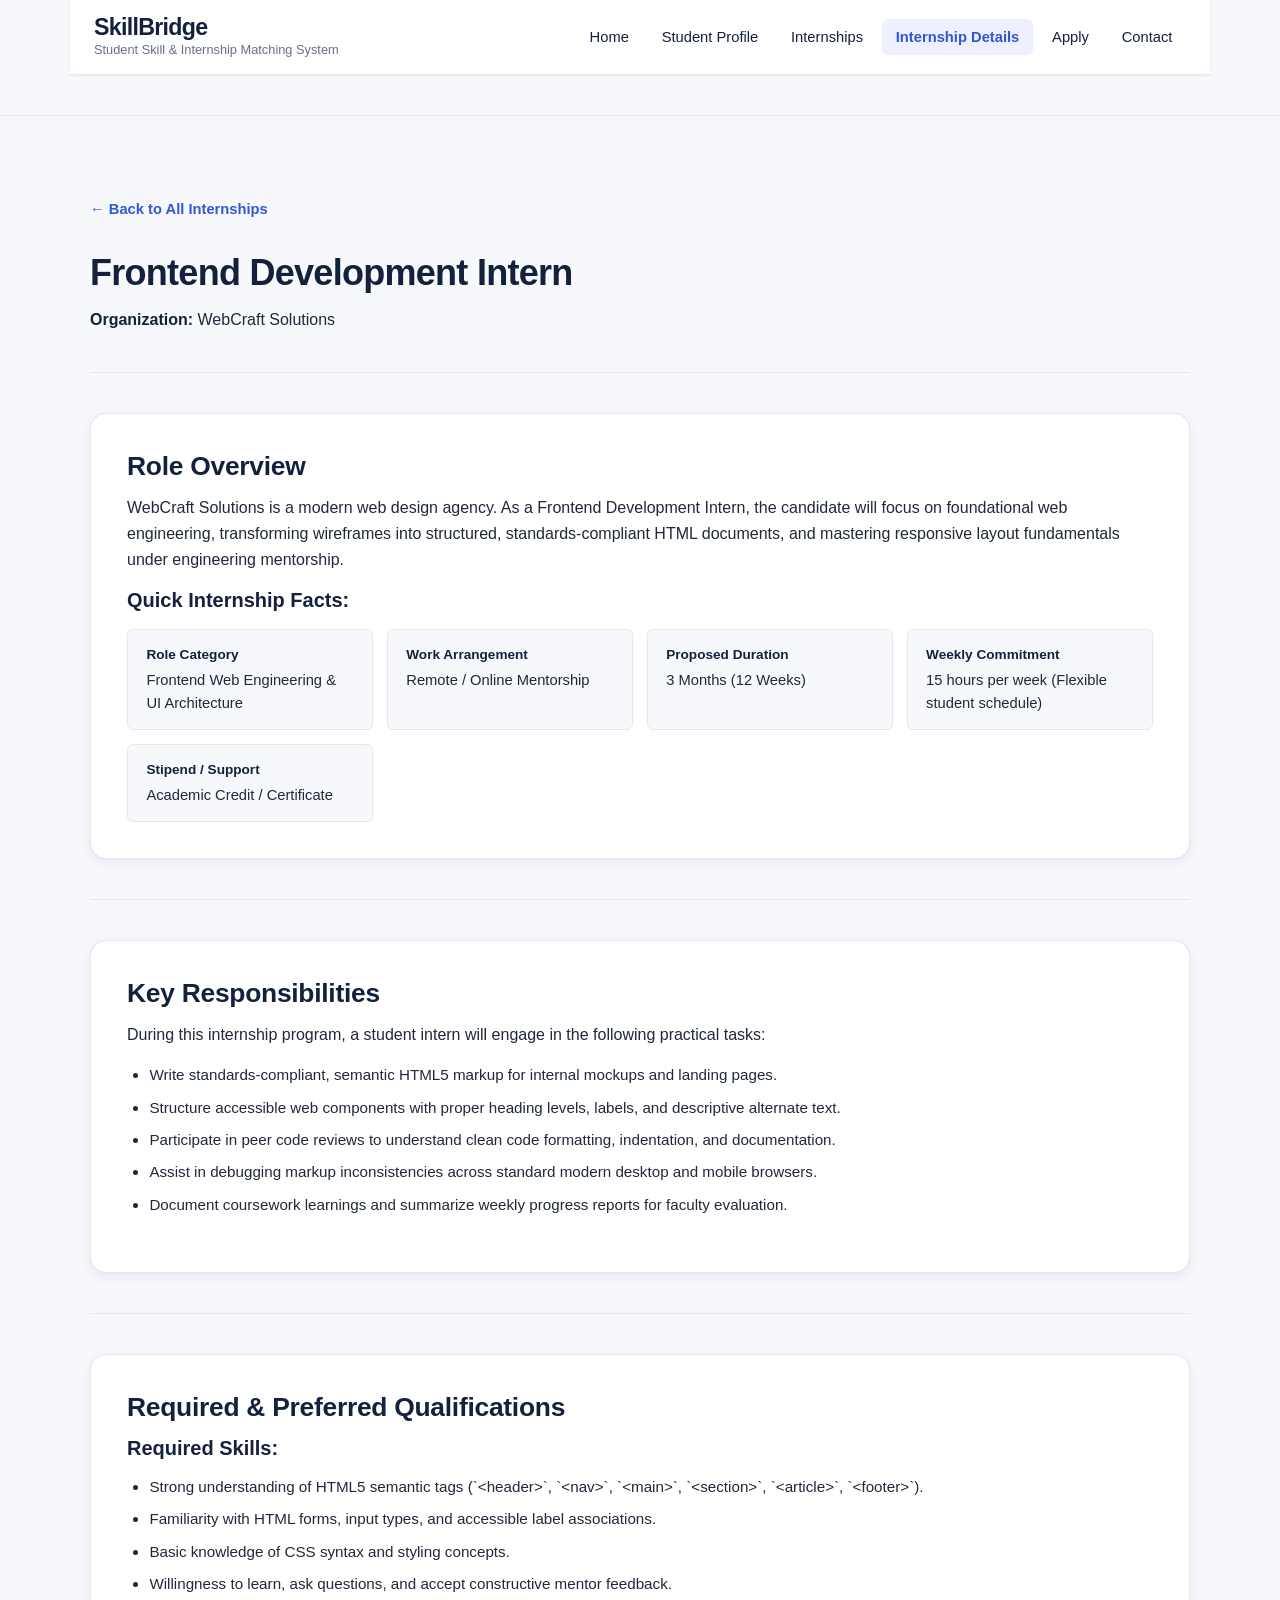
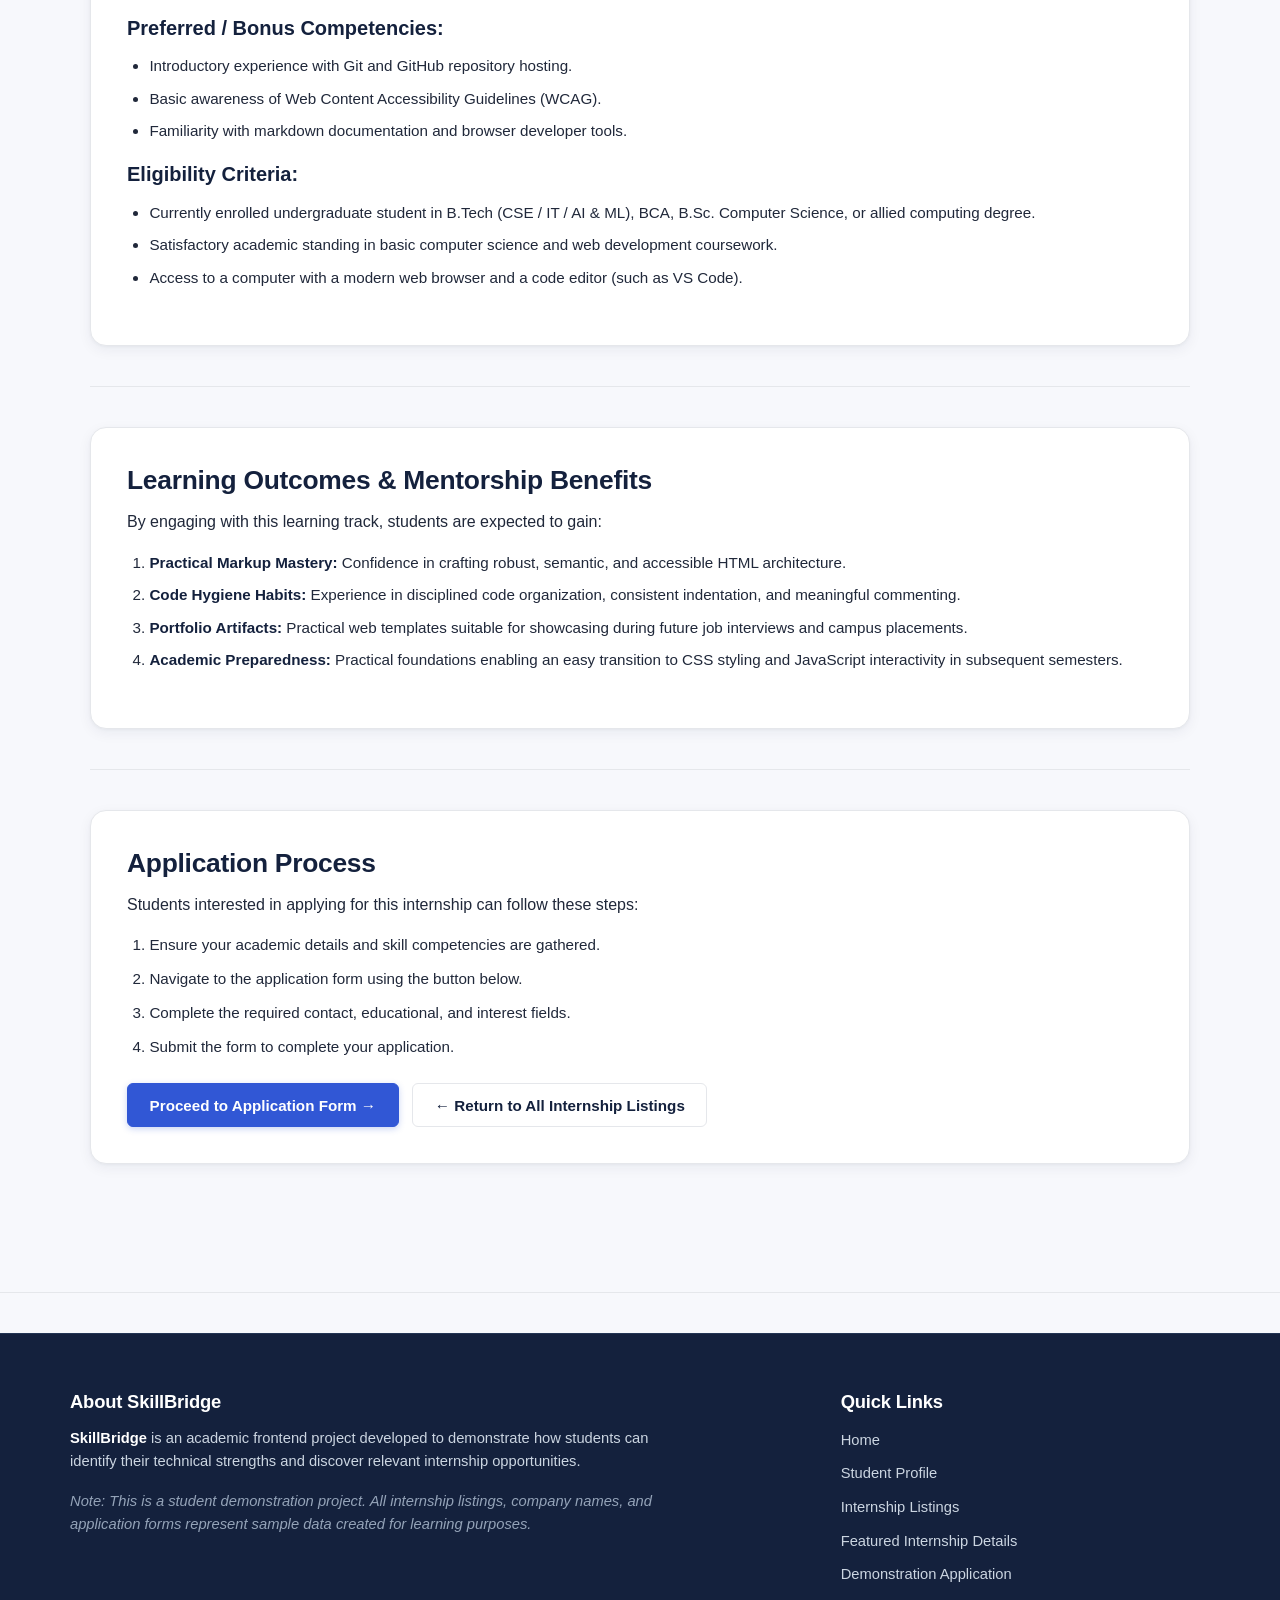
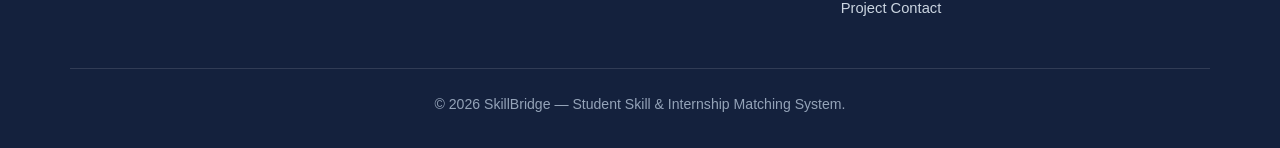
<file: SkillBridge/internship-details.html>
<!DOCTYPE html>
<html lang="en">

<head>
    <meta charset="UTF-8">
    <meta name="viewport" content="width=device-width, initial-scale=1.0">
    <title>Frontend Development Intern Details — SkillBridge</title>
    <link rel="stylesheet" href="css/style.css">
</head>

<body>

    <!-- Header -->
    <header>
        <div class="brand">
            <p><a href="index.html"><strong>SkillBridge</strong></a></p>
            <p class="brand-tagline">Student Skill &amp; Internship Matching System</p>
        </div>
        <nav aria-label="Main Navigation">
            <ul>
                <li><a href="index.html">Home</a></li>
                <li><a href="profile.html">Student Profile</a></li>
                <li><a href="internships.html">Internships</a></li>
                <li><a href="internship-details.html" aria-current="page">Internship Details</a></li>
                <li><a href="apply.html">Apply</a></li>
                <li><a href="contact.html">Contact</a></li>
            </ul>
        </nav>
    </header>

    <hr>

    <!-- Main Content -->
    <main>

        <!-- Role Header -->
        <section>
            <p><a href="internships.html" class="back-link">&larr; Back to All Internships</a></p>
            <h1>Frontend Development Intern</h1>
            <p><strong>Organization:</strong> WebCraft Solutions</p>
        </section>

        <hr>

        <!-- Role Overview -->
        <section class="details-content-box">
            <h2>Role Overview</h2>
            <p>WebCraft Solutions is a modern web design agency. As a Frontend Development Intern, the candidate will
                focus on foundational web engineering, transforming wireframes into structured, standards-compliant HTML
                documents, and mastering responsive layout fundamentals under engineering mentorship.</p>

            <h3>Quick Internship Facts:</h3>
            <ul class="facts-grid">
                <li>
                    <strong>Role Category</strong>
                    Frontend Web Engineering &amp; UI Architecture
                </li>
                <li>
                    <strong>Work Arrangement</strong>
                    Remote / Online Mentorship
                </li>
                <li>
                    <strong>Proposed Duration</strong>
                    3 Months (12 Weeks)
                </li>
                <li>
                    <strong>Weekly Commitment</strong>
                    15 hours per week (Flexible student schedule)
                </li>
                <li>
                    <strong>Stipend / Support</strong>
                    Academic Credit / Certificate
                </li>
            </ul>
        </section>

        <hr>

        <!-- Responsibilities -->
        <section class="details-content-box">
            <h2>Key Responsibilities</h2>
            <p>During this internship program, a student intern will engage in the following practical tasks:</p>
            <ul class="styled-list">
                <li>Write standards-compliant, semantic HTML5 markup for internal mockups and landing pages.</li>
                <li>Structure accessible web components with proper heading levels, labels, and descriptive alternate
                    text.</li>
                <li>Participate in peer code reviews to understand clean code formatting, indentation, and
                    documentation.</li>
                <li>Assist in debugging markup inconsistencies across standard modern desktop and mobile browsers.</li>
                <li>Document coursework learnings and summarize weekly progress reports for faculty evaluation.</li>
            </ul>
        </section>

        <hr>

        <!-- Qualifications -->
        <section class="details-content-box">
            <h2>Required &amp; Preferred Qualifications</h2>

            <h3>Required Skills:</h3>
            <ul class="styled-list">
                <li>Strong understanding of HTML5 semantic tags (`&lt;header&gt;`, `&lt;nav&gt;`, `&lt;main&gt;`,
                    `&lt;section&gt;`, `&lt;article&gt;`, `&lt;footer&gt;`).</li>
                <li>Familiarity with HTML forms, input types, and accessible label associations.</li>
                <li>Basic knowledge of CSS syntax and styling concepts.</li>
                <li>Willingness to learn, ask questions, and accept constructive mentor feedback.</li>
            </ul>

            <h3>Preferred / Bonus Competencies:</h3>
            <ul class="styled-list">
                <li>Introductory experience with Git and GitHub repository hosting.</li>
                <li>Basic awareness of Web Content Accessibility Guidelines (WCAG).</li>
                <li>Familiarity with markdown documentation and browser developer tools.</li>
            </ul>

            <h3>Eligibility Criteria:</h3>
            <ul class="styled-list">
                <li>Currently enrolled undergraduate student in B.Tech (CSE / IT / AI &amp; ML), BCA, B.Sc. Computer
                    Science, or allied computing degree.</li>
                <li>Satisfactory academic standing in basic computer science and web development coursework.</li>
                <li>Access to a computer with a modern web browser and a code editor (such as VS Code).</li>
            </ul>
        </section>

        <hr>

        <!-- Learning Outcomes -->
        <section class="details-content-box">
            <h2>Learning Outcomes &amp; Mentorship Benefits</h2>
            <p>By engaging with this learning track, students are expected to gain:</p>
            <ol class="styled-list">
                <li><strong>Practical Markup Mastery:</strong> Confidence in crafting robust, semantic, and accessible
                    HTML architecture.</li>
                <li><strong>Code Hygiene Habits:</strong> Experience in disciplined code organization, consistent
                    indentation, and meaningful commenting.</li>
                <li><strong>Portfolio Artifacts:</strong> Practical web templates suitable for showcasing during future
                    job interviews and campus placements.</li>
                <li><strong>Academic Preparedness:</strong> Practical foundations enabling an easy transition to CSS
                    styling and JavaScript interactivity in subsequent semesters.</li>
            </ol>
        </section>

        <hr>

        <!-- Application Process -->
        <section class="details-content-box">
            <h2>Application Process</h2>
            <p>Students interested in applying for this internship can follow these steps:</p>
            <ol class="process-steps-list">
                <li>Ensure your academic details and skill competencies are gathered.</li>
                <li>Navigate to the application form using the button below.</li>
                <li>Complete the required contact, educational, and interest fields.</li>
                <li>Submit the form to complete your application.</li>
            </ol>
            <p class="btn-group">
                <a href="apply.html" class="btn btn-primary">Proceed to Application Form &rarr;</a>
                <a href="internships.html" class="btn btn-secondary">&larr; Return to All Internship Listings</a>
            </p>
        </section>

    </main>

    <hr>

    <!-- Footer -->
    <footer>
        <div class="footer-container">
            <section class="footer-about">
                <h2>About SkillBridge</h2>
                <p><strong>SkillBridge</strong> is an academic frontend project developed to demonstrate how students
                    can identify their technical strengths and discover relevant internship opportunities.</p>
                <p><em>Note: This is a student demonstration project. All internship listings, company names, and
                        application forms represent sample data created for learning purposes.</em></p>
            </section>

            <nav class="footer-links" aria-label="Footer Navigation">
                <h3>Quick Links</h3>
                <ul>
                    <li><a href="index.html">Home</a></li>
                    <li><a href="profile.html">Student Profile</a></li>
                    <li><a href="internships.html">Internship Listings</a></li>
                    <li><a href="internship-details.html">Featured Internship Details</a></li>
                    <li><a href="apply.html">Demonstration Application</a></li>
                    <li><a href="contact.html">Project Contact</a></li>
                </ul>
            </nav>

            <p class="footer-copy">&copy; 2026 SkillBridge — Student Skill &amp; Internship Matching System.</p>
        </div>
    </footer>

</body>

</html>
</file>
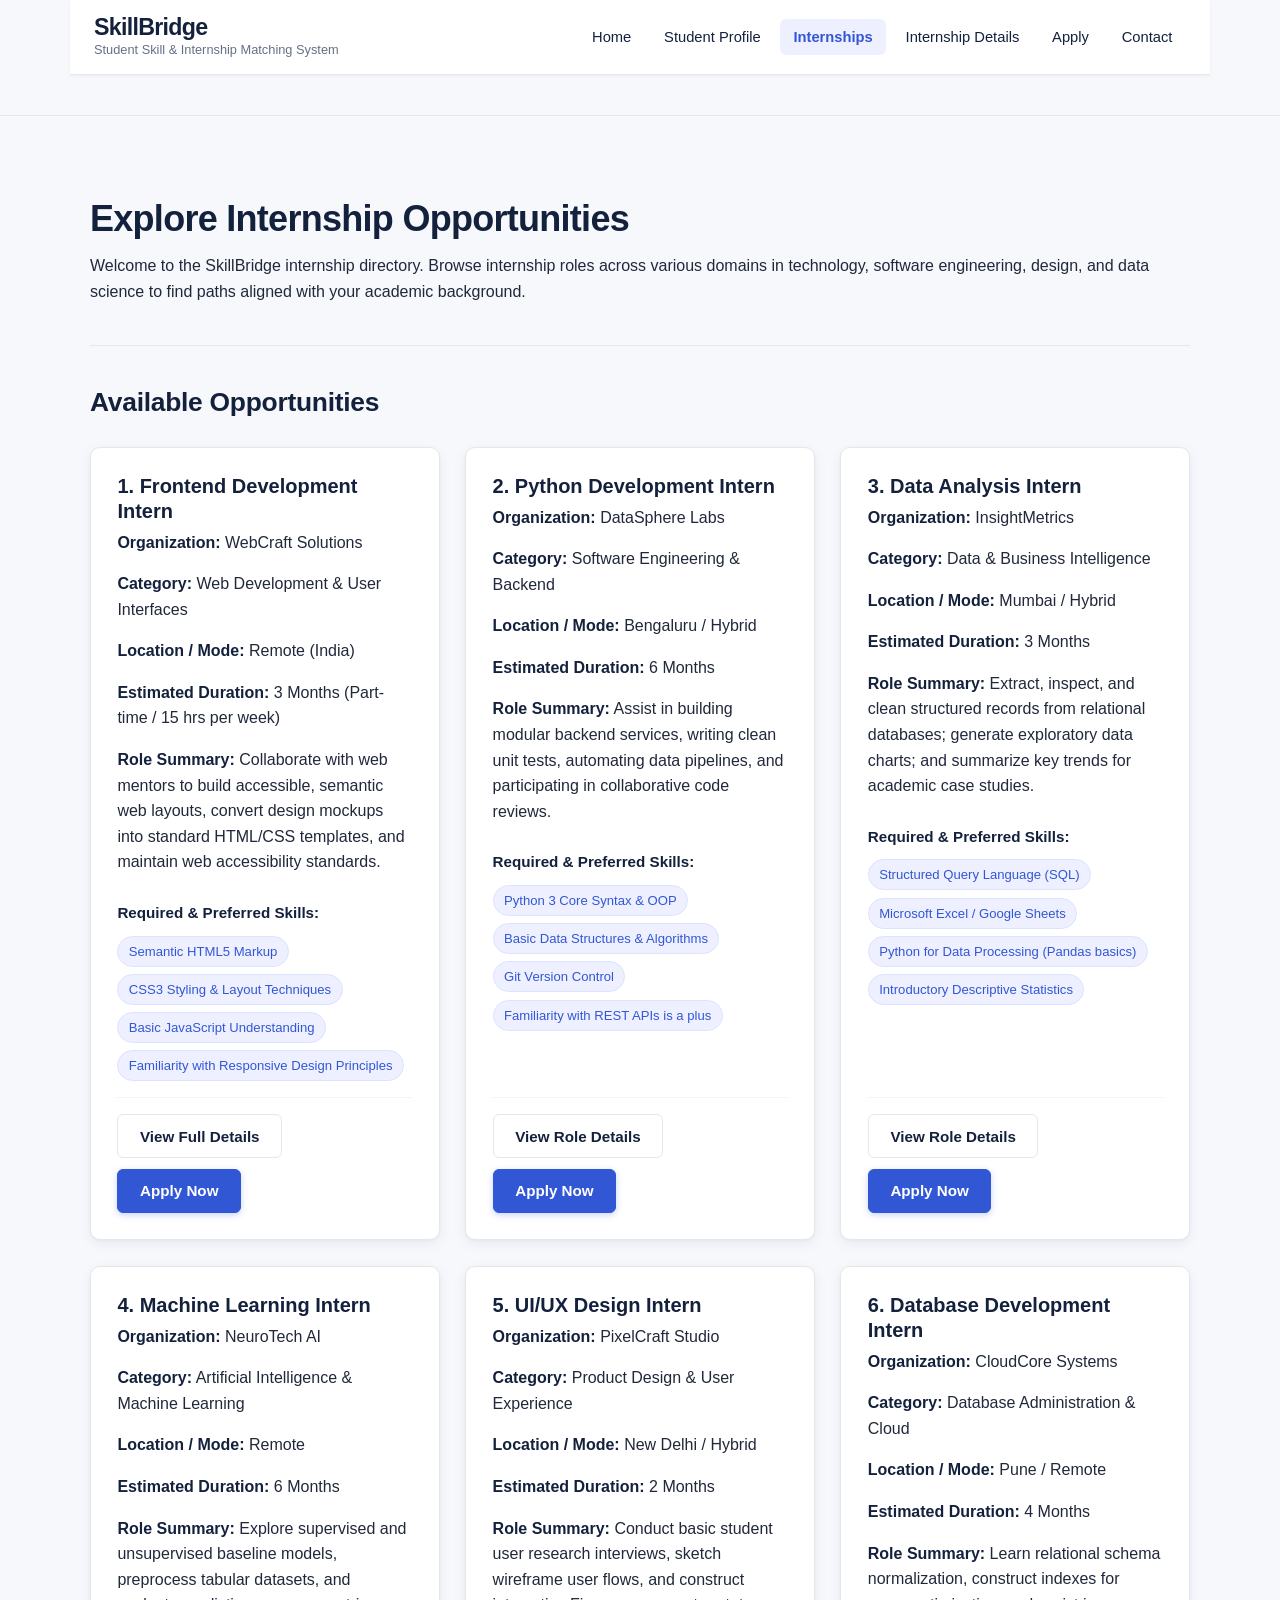
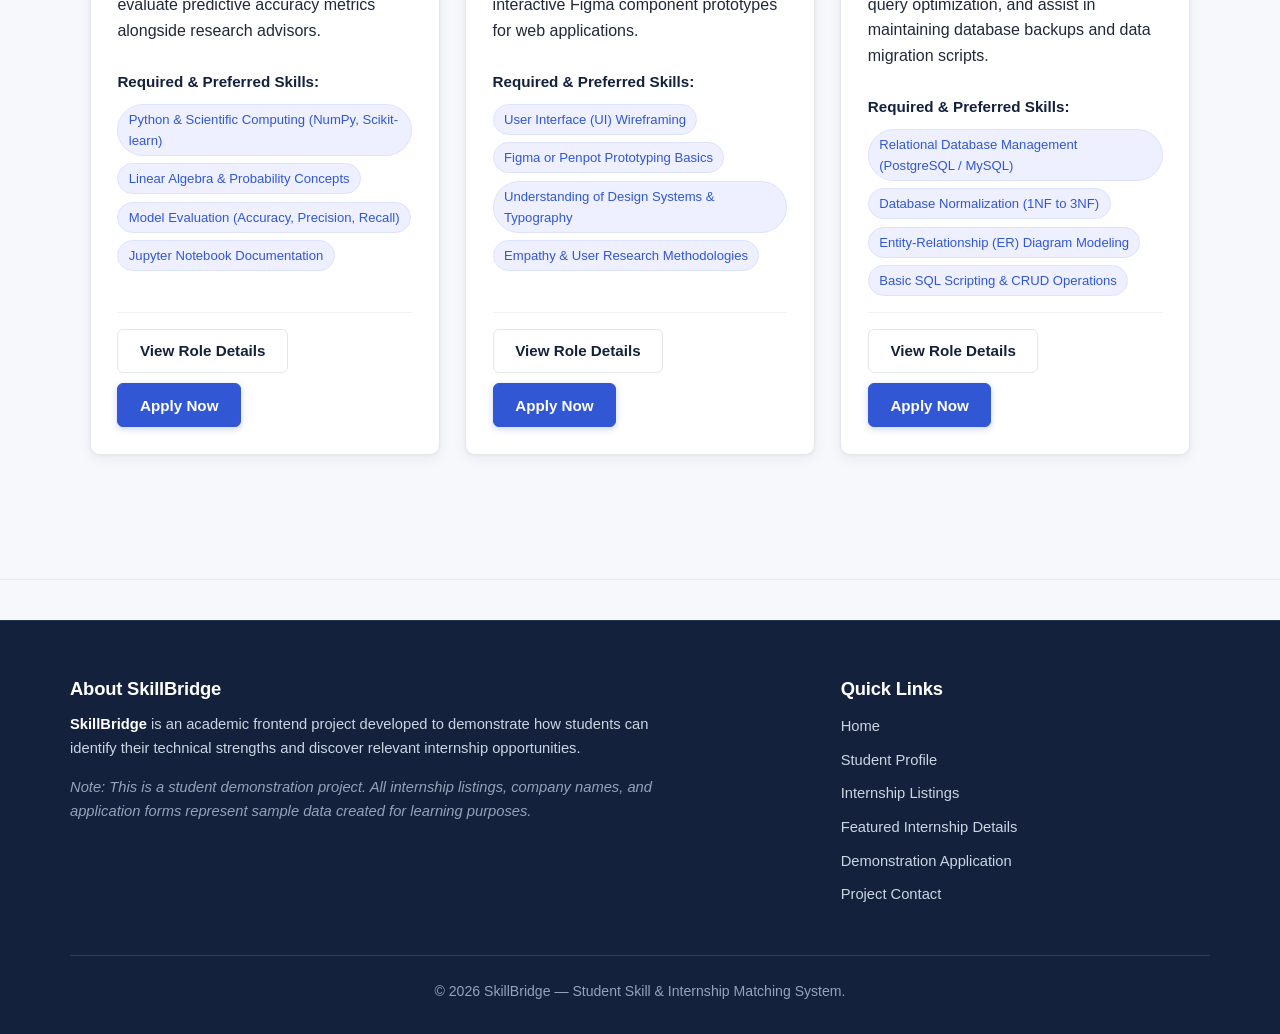
<file: SkillBridge/internships.html>
<!DOCTYPE html>
<html lang="en">

<head>
    <meta charset="UTF-8">
    <meta name="viewport" content="width=device-width, initial-scale=1.0">
    <title>Internship Listings — SkillBridge</title>
    <link rel="stylesheet" href="css/style.css">
</head>

<body>

    <!-- Header -->
    <header>
        <div class="brand">
            <p><a href="index.html"><strong>SkillBridge</strong></a></p>
            <p class="brand-tagline">Student Skill &amp; Internship Matching System</p>
        </div>
        <nav aria-label="Main Navigation">
            <ul>
                <li><a href="index.html">Home</a></li>
                <li><a href="profile.html">Student Profile</a></li>
                <li><a href="internships.html" aria-current="page">Internships</a></li>
                <li><a href="internship-details.html">Internship Details</a></li>
                <li><a href="apply.html">Apply</a></li>
                <li><a href="contact.html">Contact</a></li>
            </ul>
        </nav>
    </header>

    <hr>

    <!-- Main Content -->
    <main>

        <!-- Intro -->
        <section>
            <h1>Explore Internship Opportunities</h1>
            <p>Welcome to the SkillBridge internship directory. Browse internship roles across various domains in
                technology, software engineering, design, and data science to find paths aligned with your academic
                background.</p>
        </section>

        <hr>

        <!-- Internship Listings -->
        <section>
            <h2>Available Opportunities</h2>

            <div class="cards-grid">
                <!-- Opportunity 1 -->
                <article>
                    <h3>1. Frontend Development Intern</h3>
                    <p><strong>Organization:</strong> WebCraft Solutions</p>
                    <p><strong>Category:</strong> Web Development &amp; User Interfaces</p>
                    <p><strong>Location / Mode:</strong> Remote (India)</p>
                    <p><strong>Estimated Duration:</strong> 3 Months (Part-time / 15 hrs per week)</p>
                    <p><strong>Role Summary:</strong> Collaborate with web mentors to build accessible, semantic web
                        layouts, convert design mockups into standard HTML/CSS templates, and maintain web accessibility
                        standards.</p>
                    <h4>Required &amp; Preferred Skills:</h4>
                    <ul class="skill-tags">
                        <li>Semantic HTML5 Markup</li>
                        <li>CSS3 Styling &amp; Layout Techniques</li>
                        <li>Basic JavaScript Understanding</li>
                        <li>Familiarity with Responsive Design Principles</li>
                    </ul>
                    <p>
                        <a href="internship-details.html" class="btn btn-secondary">View Full Details</a>
                        <a href="apply.html" class="btn btn-primary">Apply Now</a>
                    </p>
                </article>

                <!-- Opportunity 2 -->
                <article>
                    <h3>2. Python Development Intern</h3>
                    <p><strong>Organization:</strong> DataSphere Labs</p>
                    <p><strong>Category:</strong> Software Engineering &amp; Backend</p>
                    <p><strong>Location / Mode:</strong> Bengaluru / Hybrid</p>
                    <p><strong>Estimated Duration:</strong> 6 Months</p>
                    <p><strong>Role Summary:</strong> Assist in building modular backend services, writing clean unit
                        tests, automating data pipelines, and participating in collaborative code reviews.</p>
                    <h4>Required &amp; Preferred Skills:</h4>
                    <ul class="skill-tags">
                        <li>Python 3 Core Syntax &amp; OOP</li>
                        <li>Basic Data Structures &amp; Algorithms</li>
                        <li>Git Version Control</li>
                        <li>Familiarity with REST APIs is a plus</li>
                    </ul>
                    <p>
                        <a href="internship-details.html" class="btn btn-secondary">View Role Details</a>
                        <a href="apply.html" class="btn btn-primary">Apply Now</a>
                    </p>
                </article>

                <!-- Opportunity 3 -->
                <article>
                    <h3>3. Data Analysis Intern</h3>
                    <p><strong>Organization:</strong> InsightMetrics</p>
                    <p><strong>Category:</strong> Data &amp; Business Intelligence</p>
                    <p><strong>Location / Mode:</strong> Mumbai / Hybrid</p>
                    <p><strong>Estimated Duration:</strong> 3 Months</p>
                    <p><strong>Role Summary:</strong> Extract, inspect, and clean structured records from relational
                        databases; generate exploratory data charts; and summarize key trends for academic case studies.
                    </p>
                    <h4>Required &amp; Preferred Skills:</h4>
                    <ul class="skill-tags">
                        <li>Structured Query Language (SQL)</li>
                        <li>Microsoft Excel / Google Sheets</li>
                        <li>Python for Data Processing (Pandas basics)</li>
                        <li>Introductory Descriptive Statistics</li>
                    </ul>
                    <p>
                        <a href="internship-details.html" class="btn btn-secondary">View Role Details</a>
                        <a href="apply.html" class="btn btn-primary">Apply Now</a>
                    </p>
                </article>

                <!-- Opportunity 4 -->
                <article>
                    <h3>4. Machine Learning Intern</h3>
                    <p><strong>Organization:</strong> NeuroTech AI</p>
                    <p><strong>Category:</strong> Artificial Intelligence &amp; Machine Learning</p>
                    <p><strong>Location / Mode:</strong> Remote</p>
                    <p><strong>Estimated Duration:</strong> 6 Months</p>
                    <p><strong>Role Summary:</strong> Explore supervised and unsupervised baseline models, preprocess
                        tabular datasets, and evaluate predictive accuracy metrics alongside research advisors.</p>
                    <h4>Required &amp; Preferred Skills:</h4>
                    <ul class="skill-tags">
                        <li>Python &amp; Scientific Computing (NumPy, Scikit-learn)</li>
                        <li>Linear Algebra &amp; Probability Concepts</li>
                        <li>Model Evaluation (Accuracy, Precision, Recall)</li>
                        <li>Jupyter Notebook Documentation</li>
                    </ul>
                    <p>
                        <a href="internship-details.html" class="btn btn-secondary">View Role Details</a>
                        <a href="apply.html" class="btn btn-primary">Apply Now</a>
                    </p>
                </article>

                <!-- Opportunity 5 -->
                <article>
                    <h3>5. UI/UX Design Intern</h3>
                    <p><strong>Organization:</strong> PixelCraft Studio</p>
                    <p><strong>Category:</strong> Product Design &amp; User Experience</p>
                    <p><strong>Location / Mode:</strong> New Delhi / Hybrid</p>
                    <p><strong>Estimated Duration:</strong> 2 Months</p>
                    <p><strong>Role Summary:</strong> Conduct basic student user research interviews, sketch wireframe
                        user flows, and construct interactive Figma component prototypes for web applications.</p>
                    <h4>Required &amp; Preferred Skills:</h4>
                    <ul class="skill-tags">
                        <li>User Interface (UI) Wireframing</li>
                        <li>Figma or Penpot Prototyping Basics</li>
                        <li>Understanding of Design Systems &amp; Typography</li>
                        <li>Empathy &amp; User Research Methodologies</li>
                    </ul>
                    <p>
                        <a href="internship-details.html" class="btn btn-secondary">View Role Details</a>
                        <a href="apply.html" class="btn btn-primary">Apply Now</a>
                    </p>
                </article>

                <!-- Opportunity 6 -->
                <article>
                    <h3>6. Database Development Intern</h3>
                    <p><strong>Organization:</strong> CloudCore Systems</p>
                    <p><strong>Category:</strong> Database Administration &amp; Cloud</p>
                    <p><strong>Location / Mode:</strong> Pune / Remote</p>
                    <p><strong>Estimated Duration:</strong> 4 Months</p>
                    <p><strong>Role Summary:</strong> Learn relational schema normalization, construct indexes for query
                        optimization, and assist in maintaining database backups and data migration scripts.</p>
                    <h4>Required &amp; Preferred Skills:</h4>
                    <ul class="skill-tags">
                        <li>Relational Database Management (PostgreSQL / MySQL)</li>
                        <li>Database Normalization (1NF to 3NF)</li>
                        <li>Entity-Relationship (ER) Diagram Modeling</li>
                        <li>Basic SQL Scripting &amp; CRUD Operations</li>
                    </ul>
                    <p>
                        <a href="internship-details.html" class="btn btn-secondary">View Role Details</a>
                        <a href="apply.html" class="btn btn-primary">Apply Now</a>
                    </p>
                </article>
            </div>

        </section>

    </main>

    <hr>

    <!-- Footer -->
    <footer>
        <div class="footer-container">
            <section class="footer-about">
                <h2>About SkillBridge</h2>
                <p><strong>SkillBridge</strong> is an academic frontend project developed to demonstrate how students
                    can identify their technical strengths and discover relevant internship opportunities.</p>
                <p><em>Note: This is a student demonstration project. All internship listings, company names, and
                        application forms represent sample data created for learning purposes.</em></p>
            </section>

            <nav class="footer-links" aria-label="Footer Navigation">
                <h3>Quick Links</h3>
                <ul>
                    <li><a href="index.html">Home</a></li>
                    <li><a href="profile.html">Student Profile</a></li>
                    <li><a href="internships.html">Internship Listings</a></li>
                    <li><a href="internship-details.html">Featured Internship Details</a></li>
                    <li><a href="apply.html">Demonstration Application</a></li>
                    <li><a href="contact.html">Project Contact</a></li>
                </ul>
            </nav>

            <p class="footer-copy">&copy; 2026 SkillBridge — Student Skill &amp; Internship Matching System.</p>
        </div>
    </footer>

</body>

</html>
</file>
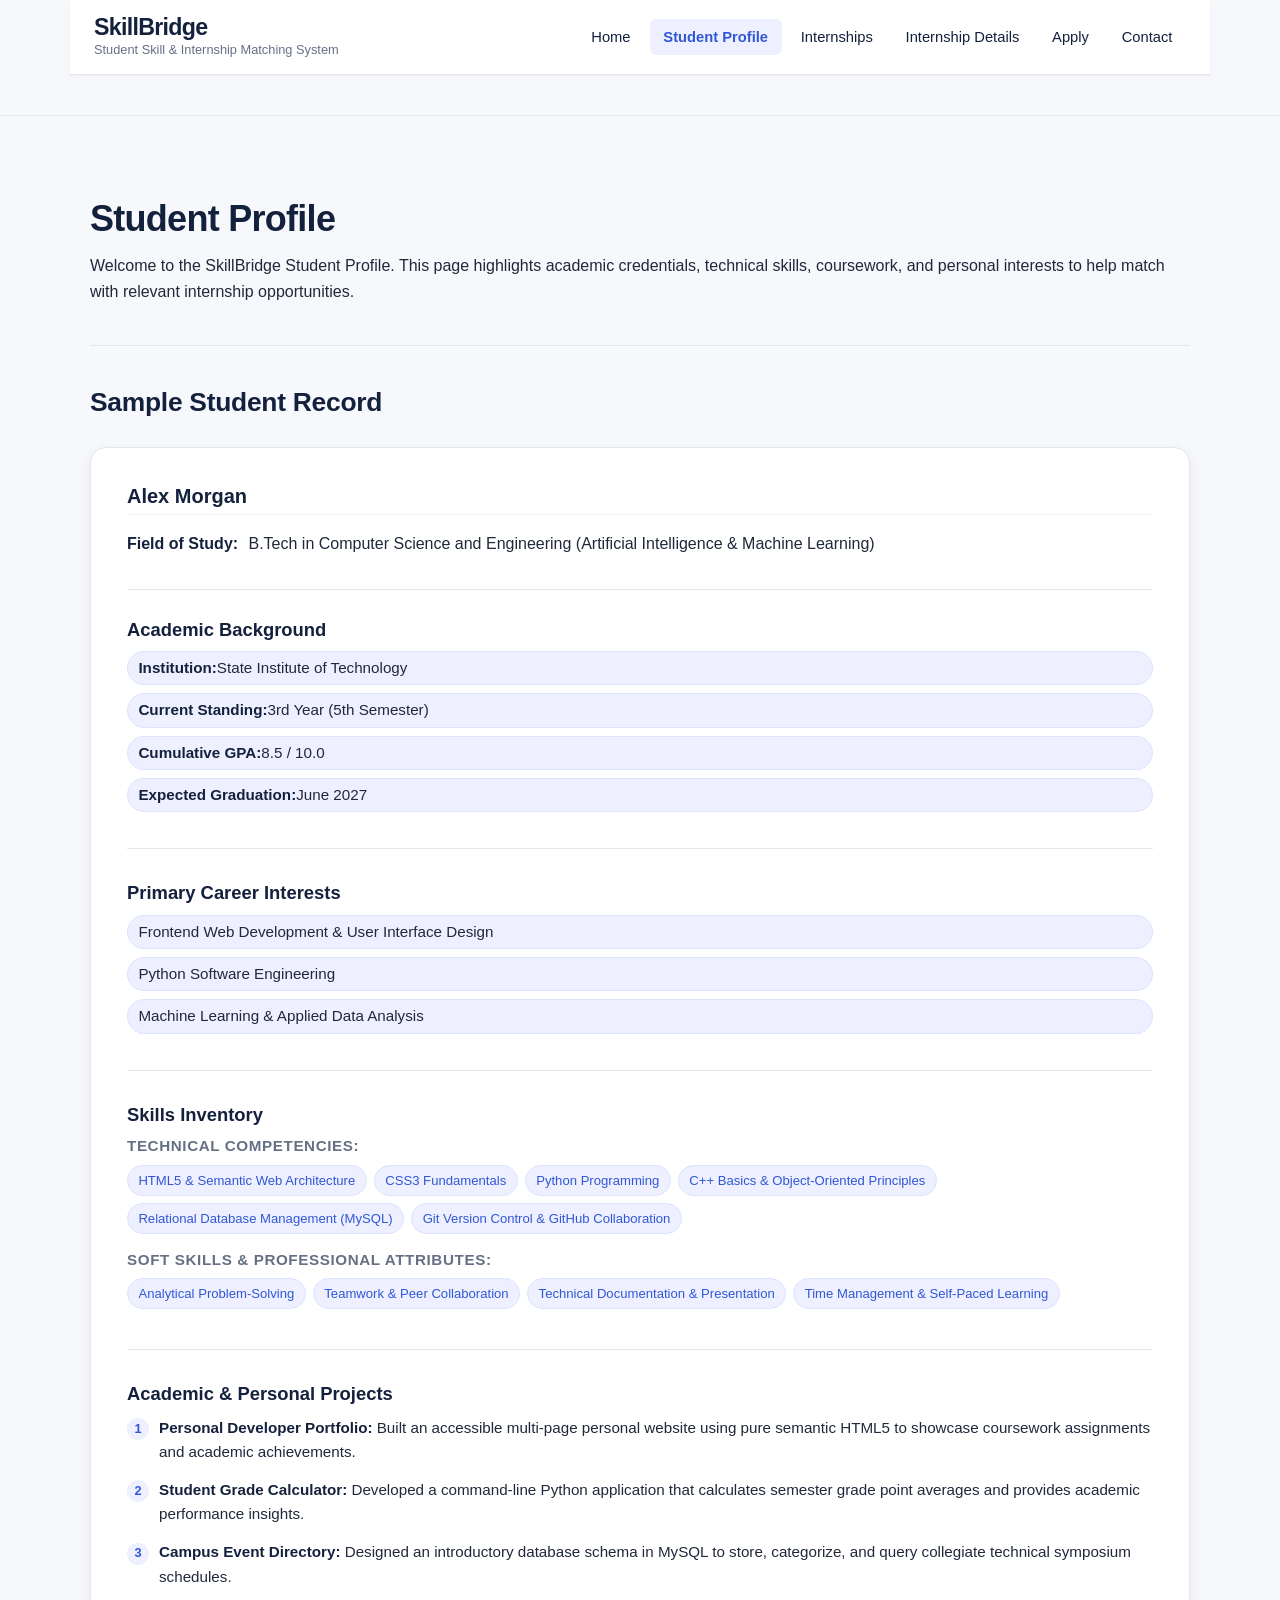
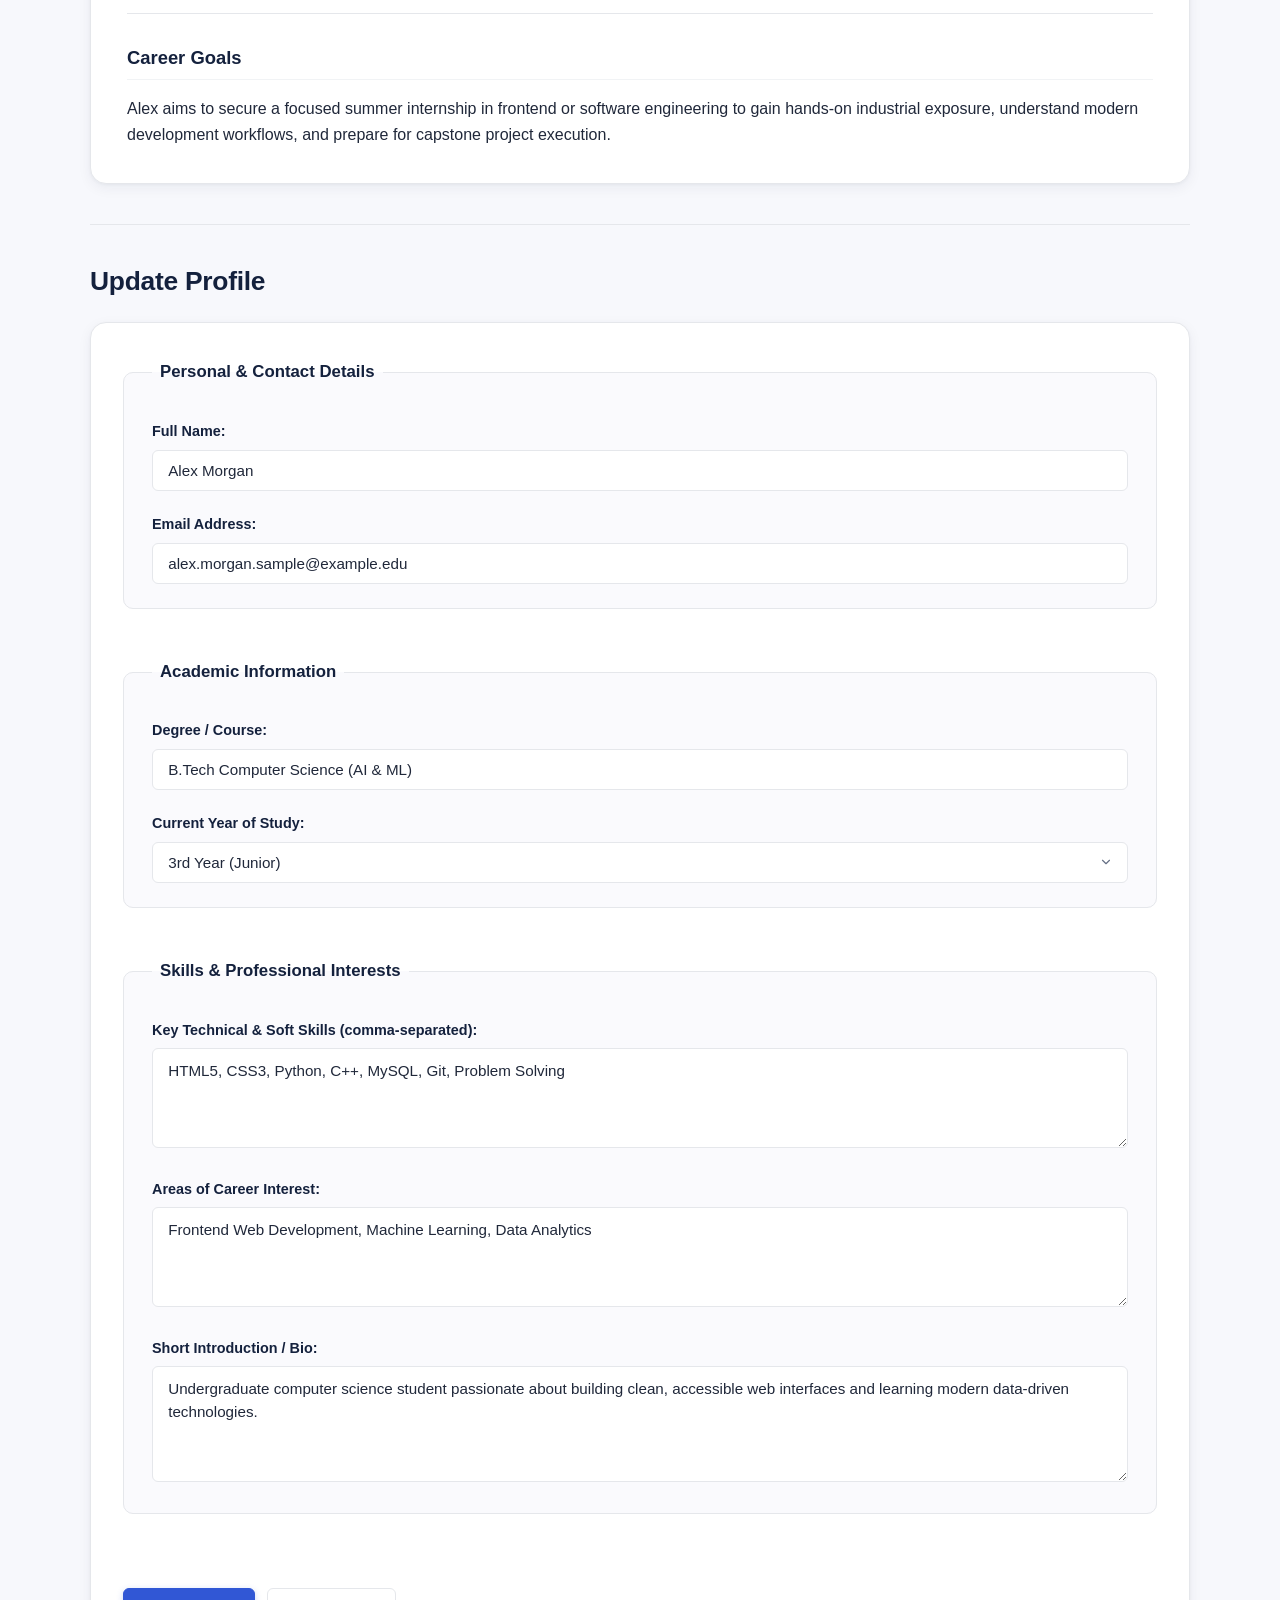
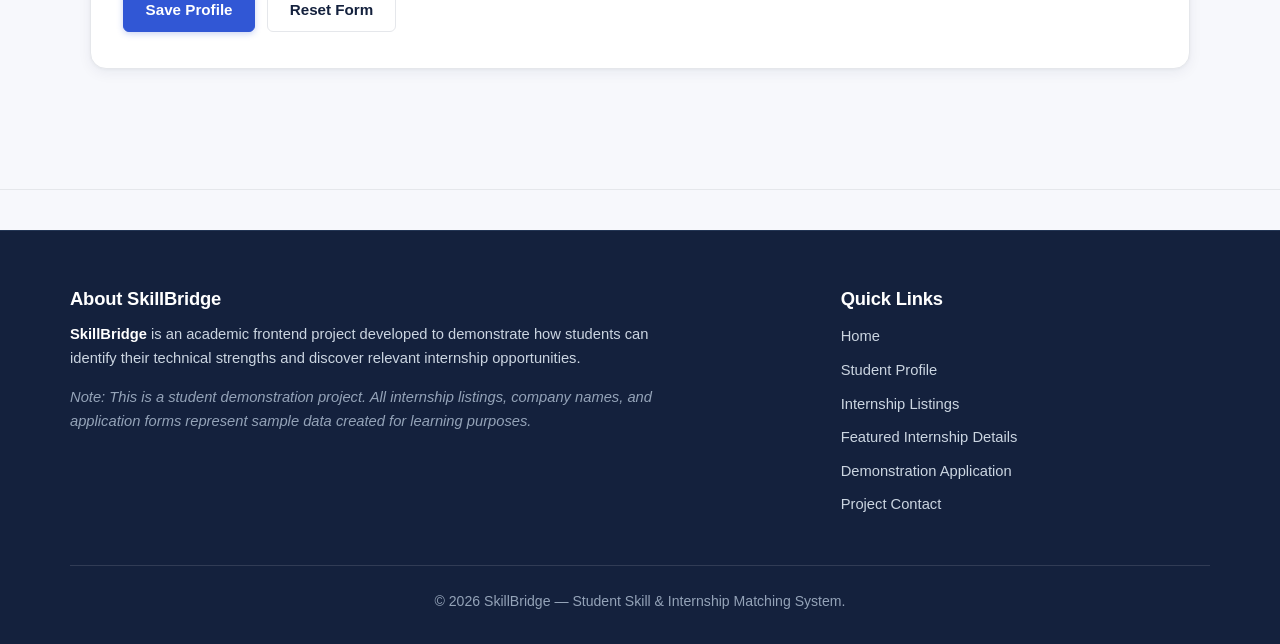
<file: SkillBridge/profile.html>
<!DOCTYPE html>
<html lang="en">

<head>
    <meta charset="UTF-8">
    <meta name="viewport" content="width=device-width, initial-scale=1.0">
    <title>Student Profile — SkillBridge</title>
    <link rel="stylesheet" href="css/style.css">
</head>

<body>

    <!-- Header -->
    <header>
        <div class="brand">
            <p><a href="index.html"><strong>SkillBridge</strong></a></p>
            <p class="brand-tagline">Student Skill &amp; Internship Matching System</p>
        </div>
        <nav aria-label="Main Navigation">
            <ul>
                <li><a href="index.html">Home</a></li>
                <li><a href="profile.html" aria-current="page">Student Profile</a></li>
                <li><a href="internships.html">Internships</a></li>
                <li><a href="internship-details.html">Internship Details</a></li>
                <li><a href="apply.html">Apply</a></li>
                <li><a href="contact.html">Contact</a></li>
            </ul>
        </nav>
    </header>

    <hr>

    <!-- Main Content -->
    <main>

        <!-- Profile Introduction -->
        <section>
            <h1>Student Profile</h1>
            <p>Welcome to the SkillBridge Student Profile. This page highlights academic credentials, technical skills,
                coursework, and personal interests to help match with relevant internship opportunities.</p>
        </section>

        <hr>

        <!-- Profile Details -->
        <section>
            <h2>Sample Student Record</h2>

            <article class="profile-record-card">
                <h3>Alex Morgan</h3>
                <p><strong>Field of Study:</strong> B.Tech in Computer Science and Engineering (Artificial Intelligence
                    &amp; Machine Learning)</p>

                <!-- Academic Background -->
                <section class="profile-sub-section">
                    <h4>Academic Background</h4>
                    <ul class="profile-details-list">
                        <li><strong>Institution:</strong> State Institute of Technology</li>
                        <li><strong>Current Standing:</strong> 3rd Year (5th Semester)</li>
                        <li><strong>Cumulative GPA:</strong> 8.5 / 10.0</li>
                        <li><strong>Expected Graduation:</strong> June 2027</li>
                    </ul>
                </section>

                <!-- Career Interests -->
                <section class="profile-sub-section">
                    <h4>Primary Career Interests</h4>
                    <ul class="profile-details-list">
                        <li>Frontend Web Development &amp; User Interface Design</li>
                        <li>Python Software Engineering</li>
                        <li>Machine Learning &amp; Applied Data Analysis</li>
                    </ul>
                </section>

                <!-- Skills -->
                <section class="profile-sub-section">
                    <h4>Skills Inventory</h4>
                    <h5>Technical Competencies:</h5>
                    <ul class="skill-tags">
                        <li>HTML5 &amp; Semantic Web Architecture</li>
                        <li>CSS3 Fundamentals</li>
                        <li>Python Programming</li>
                        <li>C++ Basics &amp; Object-Oriented Principles</li>
                        <li>Relational Database Management (MySQL)</li>
                        <li>Git Version Control &amp; GitHub Collaboration</li>
                    </ul>

                    <h5>Soft Skills &amp; Professional Attributes:</h5>
                    <ul class="skill-tags">
                        <li>Analytical Problem-Solving</li>
                        <li>Teamwork &amp; Peer Collaboration</li>
                        <li>Technical Documentation &amp; Presentation</li>
                        <li>Time Management &amp; Self-Paced Learning</li>
                    </ul>
                </section>

                <!-- Projects -->
                <section class="profile-sub-section">
                    <h4>Academic &amp; Personal Projects</h4>
                    <ol class="projects-list">
                        <li>
                            <strong>Personal Developer Portfolio:</strong> Built an accessible multi-page personal
                            website using pure semantic HTML5 to showcase coursework assignments and academic
                            achievements.
                        </li>
                        <li>
                            <strong>Student Grade Calculator:</strong> Developed a command-line Python application that
                            calculates semester grade point averages and provides academic performance insights.
                        </li>
                        <li>
                            <strong>Campus Event Directory:</strong> Designed an introductory database schema in MySQL
                            to store, categorize, and query collegiate technical symposium schedules.
                        </li>
                    </ol>
                </section>

                <!-- Goals -->
                <section class="profile-sub-section">
                    <h4>Career Goals</h4>
                    <p>Alex aims to secure a focused summer internship in frontend or software engineering to gain
                        hands-on industrial exposure, understand modern development workflows, and prepare for capstone
                        project execution.</p>
                </section>
            </article>
        </section>

        <hr>

        <!-- Edit Profile Form -->
        <section>
            <h2>Update Profile</h2>

            <form action="#" method="get">

                <fieldset>
                    <legend>Personal &amp; Contact Details</legend>

                    <p>
                        <label for="student-name">Full Name:</label><br>
                        <input type="text" id="student-name" name="studentName" value="Alex Morgan" required>
                    </p>

                    <p>
                        <label for="student-email">Email Address:</label><br>
                        <input type="email" id="student-email" name="studentEmail"
                            value="alex.morgan.sample@example.edu" required>
                    </p>
                </fieldset>

                <br>

                <fieldset>
                    <legend>Academic Information</legend>

                    <p>
                        <label for="degree-course">Degree / Course:</label><br>
                        <input type="text" id="degree-course" name="degreeCourse"
                            value="B.Tech Computer Science (AI &amp; ML)" required>
                    </p>

                    <p>
                        <label for="study-year">Current Year of Study:</label><br>
                        <select id="study-year" name="studyYear" required>
                            <option value="">-- Select Year of Study --</option>
                            <option value="1">1st Year (Freshman)</option>
                            <option value="2">2nd Year (Sophomore)</option>
                            <option value="3" selected>3rd Year (Junior)</option>
                            <option value="4">4th Year (Senior)</option>
                        </select>
                    </p>
                </fieldset>

                <br>

                <fieldset>
                    <legend>Skills &amp; Professional Interests</legend>

                    <p>
                        <label for="profile-skills">Key Technical &amp; Soft Skills (comma-separated):</label><br>
                        <textarea id="profile-skills" name="profileSkills" rows="3"
                            cols="50">HTML5, CSS3, Python, C++, MySQL, Git, Problem Solving</textarea>
                    </p>

                    <p>
                        <label for="profile-interests">Areas of Career Interest:</label><br>
                        <textarea id="profile-interests" name="profileInterests" rows="3"
                            cols="50">Frontend Web Development, Machine Learning, Data Analytics</textarea>
                    </p>

                    <p>
                        <label for="profile-intro">Short Introduction / Bio:</label><br>
                        <textarea id="profile-intro" name="profileIntro" rows="4"
                            cols="50">Undergraduate computer science student passionate about building clean, accessible web interfaces and learning modern data-driven technologies.</textarea>
                    </p>
                </fieldset>

                <br>

                <p class="form-actions">
                    <input type="submit" value="Save Profile" class="btn btn-primary">
                    <input type="reset" value="Reset Form" class="btn btn-secondary">
                </p>

            </form>
        </section>

    </main>

    <hr>

    <!-- Footer -->
    <footer>
        <div class="footer-container">
            <section class="footer-about">
                <h2>About SkillBridge</h2>
                <p><strong>SkillBridge</strong> is an academic frontend project developed to demonstrate how students
                    can identify their technical strengths and discover relevant internship opportunities.</p>
                <p><em>Note: This is a student demonstration project. All internship listings, company names, and
                        application forms represent sample data created for learning purposes.</em></p>
            </section>

            <nav class="footer-links" aria-label="Footer Navigation">
                <h3>Quick Links</h3>
                <ul>
                    <li><a href="index.html">Home</a></li>
                    <li><a href="profile.html">Student Profile</a></li>
                    <li><a href="internships.html">Internship Listings</a></li>
                    <li><a href="internship-details.html">Featured Internship Details</a></li>
                    <li><a href="apply.html">Demonstration Application</a></li>
                    <li><a href="contact.html">Project Contact</a></li>
                </ul>
            </nav>

            <p class="footer-copy">&copy; 2026 SkillBridge — Student Skill &amp; Internship Matching System.</p>
        </div>
    </footer>

</body>

</html>
</file>
<file: css/style.css>
/* SkillBridge - Stylesheet */

/* Color and layout variables */
:root {
    --color-navy: #14213D;
    --color-primary: #3157D5;
    --color-primary-hover: #2342b0;
    --color-lavender: #EEF0FF;
    --color-lavender-light: #F7F8FF;
    --color-white: #FFFFFF;
    --color-bg: #F7F8FC;
    --color-text: #20283A;
    --color-text-muted: #667085;
    --color-border: #E5E7EB;
    --color-border-hover: #CBD5E1;
    --color-success: #16866A;
    --color-success-bg: #E7F6F2;

    --font-system: -apple-system, BlinkMacSystemFont, "Segoe UI", Roboto, "Helvetica Neue", Arial, sans-serif;
    --max-width: 1140px;
    --content-width-narrow: 780px;

    --radius-sm: 6px;
    --radius-md: 10px;
    --radius-lg: 16px;
    --radius-full: 9999px;

    --shadow-subtle: 0 1px 3px rgba(20, 33, 61, 0.05);
    --shadow-card: 0 4px 14px rgba(20, 33, 61, 0.06), 0 1px 3px rgba(20, 33, 61, 0.04);
    --shadow-hover: 0 10px 24px rgba(20, 33, 61, 0.1), 0 2px 6px rgba(20, 33, 61, 0.05);

    --transition-fast: 0.15s ease-in-out;
    --transition-normal: 0.25s ease-in-out;
}

/* Reset and base styles */
*,
*::before,
*::after {
    box-sizing: border-box;
    margin: 0;
    padding: 0;
}

html {
    scroll-behavior: smooth;
}

body {
    display: flex;
    flex-direction: column;
    min-height: 100vh;
    background-color: var(--color-bg);
    color: var(--color-text);
    font-family: var(--font-system);
    font-size: 1rem;
    line-height: 1.6;
    -webkit-font-smoothing: antialiased;
}

/* Typography */
h1,
h2,
h3,
h4,
h5,
h6 {
    color: var(--color-navy);
    line-height: 1.25;
    font-weight: 700;
}

h1 {
    font-size: 2.25rem;
    letter-spacing: -0.02em;
    margin-bottom: 0.75rem;
}

h2 {
    font-size: 1.65rem;
    letter-spacing: -0.01em;
    margin-bottom: 0.75rem;
}

h3 {
    font-size: 1.25rem;
    margin-bottom: 0.4rem;
}

h4 {
    font-size: 1.05rem;
    margin-bottom: 0.35rem;
}

h5 {
    font-size: 0.95rem;
    color: var(--color-text-muted);
    margin-bottom: 0.35rem;
    text-transform: uppercase;
    letter-spacing: 0.04em;
}

p {
    margin-bottom: 1rem;
    color: var(--color-text);
}

p:last-child {
    margin-bottom: 0;
}

small {
    font-size: 0.85rem;
    color: var(--color-text-muted);
}

strong {
    color: var(--color-navy);
    font-weight: 600;
}

em {
    color: var(--color-text-muted);
}

a {
    color: var(--color-primary);
    text-decoration: none;
    transition: color var(--transition-fast), background-color var(--transition-fast), border-color var(--transition-fast);
}

a:hover {
    color: var(--color-primary-hover);
    text-decoration: underline;
}

hr {
    border: none;
    border-top: 1px solid var(--color-border);
    margin: 2.5rem 0;
}

:focus-visible {
    outline: 2px solid var(--color-primary);
    outline-offset: 3px;
    border-radius: var(--radius-sm);
}

/* Header and navigation */
header {
    background-color: var(--color-white);
    border-bottom: 1px solid var(--color-border);
    box-shadow: var(--shadow-subtle);
    position: sticky;
    top: 0;
    z-index: 100;
    padding: 0.85rem 1.5rem;
}

.header-container,
header {
    display: flex;
    justify-content: space-between;
    align-items: center;
    max-width: var(--max-width);
    margin: 0 auto;
    width: 100%;
    flex-wrap: wrap;
    gap: 1rem;
}

.brand {
    display: flex;
    flex-direction: column;
}

.brand-title,
.brand p:first-of-type,
.brand p:first-of-type a {
    font-size: 1.45rem;
    font-weight: 800;
    color: var(--color-navy);
    letter-spacing: -0.03em;
    text-decoration: none;
    margin-bottom: 0;
    line-height: 1.15;
}

.brand-title:hover,
.brand p:first-of-type a:hover {
    color: var(--color-primary);
    text-decoration: none;
}

.brand-tagline,
.brand p:nth-of-type(2) {
    font-size: 0.8rem;
    color: var(--color-text-muted);
    margin-bottom: 0;
    display: block;
}

nav[aria-label="Main Navigation"],
header nav {
    margin-left: auto;
}

header nav ul {
    list-style: none;
    display: flex;
    align-items: center;
    gap: 0.35rem;
    flex-wrap: wrap;
    margin: 0;
    padding: 0;
}

header nav li {
    display: flex;
    align-items: center;
    margin: 0;
    padding: 0;
}

header nav a {
    display: inline-flex;
    align-items: center;
    justify-content: center;
    padding: 0.5rem 0.85rem;
    font-size: 0.92rem;
    font-weight: 500;
    line-height: 1.4;
    color: var(--color-navy);
    border-radius: var(--radius-sm);
    text-decoration: none;
    transition: all var(--transition-fast);
    margin: 0;
    vertical-align: middle;
}

header nav a:hover {
    color: var(--color-primary);
    background-color: var(--color-lavender);
    text-decoration: none;
}

header nav a[aria-current="page"],
header nav a.active {
    color: var(--color-primary);
    background-color: var(--color-lavender);
    font-weight: 600;
}

/* Main layout */
main {
    flex: 1;
    width: 100%;
    max-width: var(--max-width);
    margin: 0 auto;
    padding: 2.5rem 1.25rem 3.5rem 1.25rem;
}

/* Buttons */
.btn,
a.btn,
input[type="submit"],
input[type="reset"] {
    display: inline-flex;
    align-items: center;
    justify-content: center;
    padding: 0.65rem 1.35rem;
    font-size: 0.95rem;
    font-weight: 600;
    font-family: inherit;
    border-radius: var(--radius-sm);
    cursor: pointer;
    text-decoration: none;
    border: 1px solid transparent;
    transition: all var(--transition-fast);
    line-height: 1.4;
    white-space: nowrap;
}

.btn:hover,
a.btn:hover,
input[type="submit"]:hover {
    text-decoration: none;
    transform: translateY(-1px);
}

.btn-primary,
a.btn-primary,
a.btn-primary:link,
a.btn-primary:visited,
input[type="submit"] {
    background-color: var(--color-primary);
    color: #FFFFFF !important;
    border-color: var(--color-primary);
    box-shadow: 0 2px 6px rgba(49, 87, 213, 0.25);
    text-decoration: none;
}

.btn-primary:hover,
a.btn-primary:hover,
a.btn-primary:active,
a.btn-primary:focus,
input[type="submit"]:hover {
    background-color: var(--color-primary-hover);
    color: #FFFFFF !important;
    border-color: var(--color-primary-hover);
    box-shadow: 0 4px 10px rgba(49, 87, 213, 0.35);
    text-decoration: none;
}

.btn-secondary,
a.btn-secondary,
a.btn-secondary:link,
a.btn-secondary:visited,
input[type="reset"] {
    background-color: var(--color-white);
    color: var(--color-navy);
    border: 1px solid var(--color-border);
    text-decoration: none;
}

.btn-secondary:hover,
a.btn-secondary:hover,
a.btn-secondary:active,
a.btn-secondary:focus,
input[type="reset"]:hover {
    background-color: var(--color-lavender);
    color: var(--color-primary);
    border-color: #CBD5E1;
    text-decoration: none;
}

.btn-group {
    display: flex;
    align-items: center;
    gap: 0.85rem;
    flex-wrap: wrap;
    margin-top: 1rem;
}

/* Badges and skill tags */
.badge,
.tag {
    display: inline-block;
    padding: 0.3rem 0.75rem;
    font-size: 0.8rem;
    font-weight: 600;
    border-radius: var(--radius-full);
    line-height: 1.2;
    white-space: nowrap;
}

.badge-lavender {
    background-color: var(--color-lavender);
    color: var(--color-primary);
    border: 1px solid #DCE3FF;
}

.badge-success {
    background-color: var(--color-success-bg);
    color: var(--color-success);
    border: 1px solid #C4E9DE;
}

.skill-tags,
article ul {
    list-style: none;
    display: flex;
    flex-wrap: wrap;
    gap: 0.45rem;
    margin: 0.6rem 0 1rem 0;
    padding: 0;
}

.skill-tags li,
article ul li {
    background-color: var(--color-lavender);
    color: var(--color-primary);
    font-size: 0.82rem;
    font-weight: 500;
    padding: 0.25rem 0.65rem;
    border-radius: var(--radius-full);
    display: inline-flex;
    align-items: center;
    border: 1px solid #DCE3FF;
}

.notice-box,
main>section>p>em {
    display: block;
    background-color: var(--color-lavender-light);
    border-left: 4px solid var(--color-primary);
    padding: 0.9rem 1.2rem;
    border-radius: 0 var(--radius-sm) var(--radius-sm) 0;
    font-size: 0.9rem;
    color: var(--color-navy);
    font-style: normal;
    margin: 1.25rem 0;
    line-height: 1.5;
}

.back-link {
    display: inline-flex;
    align-items: center;
    font-size: 0.92rem;
    font-weight: 600;
    color: var(--color-primary);
    margin-bottom: 0.75rem;
    text-decoration: none;
}

.back-link:hover {
    color: var(--color-primary-hover);
    text-decoration: underline;
}

/* Cards and grid */
.cards-grid,
.grid-cards {
    display: grid;
    grid-template-columns: repeat(auto-fit, minmax(320px, 1fr));
    gap: 1.6rem;
    margin: 1.75rem 0;
}

.cards-grid>hr {
    display: none;
}

article,
.card {
    background-color: var(--color-white);
    border: 1px solid var(--color-border);
    border-radius: var(--radius-md);
    padding: 1.65rem;
    box-shadow: var(--shadow-card);
    display: flex;
    flex-direction: column;
    justify-content: space-between;
    transition: transform var(--transition-normal), box-shadow var(--transition-normal), border-color var(--transition-normal);
}

article:hover,
.card:hover {
    transform: translateY(-3px);
    box-shadow: var(--shadow-hover);
    border-color: #CBD5E1;
}

article h3 {
    color: var(--color-navy);
    font-size: 1.25rem;
    margin-bottom: 0.35rem;
}

article h4 {
    font-size: 0.95rem;
    color: var(--color-navy);
    margin-top: 0.75rem;
    margin-bottom: 0.25rem;
}

article p:last-of-type {
    margin-top: auto;
    padding-top: 1rem;
    border-top: 1px solid #F1F3F5;
    display: flex;
    gap: 0.65rem;
    flex-wrap: wrap;
    align-items: center;
}

/* Homepage sections */
.hero-section {
    background: linear-gradient(135deg, #FFFFFF 0%, #EEF0FF 100%);
    border: 1px solid var(--color-border);
    border-radius: var(--radius-lg);
    padding: 3.5rem 2.5rem;
    margin-bottom: 3rem;
    box-shadow: var(--shadow-card);
    position: relative;
    overflow: hidden;
}

.hero-section::before {
    content: "";
    position: absolute;
    top: -50px;
    right: -50px;
    width: 220px;
    height: 220px;
    background: radial-gradient(circle, rgba(49, 87, 213, 0.08) 0%, rgba(238, 240, 255, 0) 70%);
    border-radius: var(--radius-full);
    pointer-events: none;
}

.hero-badge {
    display: inline-block;
    background-color: var(--color-white);
    color: var(--color-primary);
    font-size: 0.85rem;
    font-weight: 700;
    text-transform: uppercase;
    letter-spacing: 0.06em;
    padding: 0.35rem 0.95rem;
    border-radius: var(--radius-full);
    border: 1px solid #DCE3FF;
    margin-bottom: 1rem;
}

.hero-section h1 {
    font-size: 2.75rem;
    font-weight: 800;
    line-height: 1.18;
    color: var(--color-navy);
    max-width: 820px;
    margin-bottom: 1.25rem;
}

.hero-desc {
    font-size: 1.15rem;
    color: var(--color-text-muted);
    max-width: 760px;
    line-height: 1.65;
    margin-bottom: 1.75rem;
}

.hero-actions {
    display: flex;
    gap: 1rem;
    flex-wrap: wrap;
    align-items: center;
    margin-bottom: 0;
}

.steps-grid {
    list-style: none;
    display: grid;
    grid-template-columns: repeat(auto-fit, minmax(280px, 1fr));
    gap: 1.5rem;
    margin: 1.5rem 0;
    counter-reset: step-counter;
}

.steps-grid li {
    background-color: var(--color-white);
    border: 1px solid var(--color-border);
    border-radius: var(--radius-md);
    padding: 1.85rem;
    box-shadow: var(--shadow-card);
    transition: all var(--transition-normal);
    position: relative;
}

.steps-grid li:hover {
    transform: translateY(-3px);
    box-shadow: var(--shadow-hover);
    border-color: #CBD5E1;
}

.steps-grid li::before {
    counter-increment: step-counter;
    content: "Step 0" counter(step-counter);
    display: inline-block;
    background-color: var(--color-lavender);
    color: var(--color-primary);
    font-size: 0.8rem;
    font-weight: 700;
    padding: 0.3rem 0.75rem;
    border-radius: var(--radius-full);
    margin-bottom: 0.85rem;
    border: 1px solid #DCE3FF;
}

.steps-grid li h3 {
    font-size: 1.2rem;
    margin-bottom: 0.5rem;
}

.steps-grid li p {
    font-size: 0.95rem;
    color: var(--color-text-muted);
}

.skills-prep-box {
    background-color: var(--color-white);
    border: 1px solid var(--color-border);
    border-radius: var(--radius-lg);
    padding: 2.25rem 2rem;
    margin: 2.5rem 0;
    box-shadow: var(--shadow-card);
}

.competencies-grid {
    list-style: none;
    display: grid;
    grid-template-columns: repeat(auto-fit, minmax(280px, 1fr));
    gap: 1rem;
    margin-top: 1.25rem;
}

.competencies-grid li {
    background-color: var(--color-bg);
    border: 1px solid var(--color-border);
    border-radius: var(--radius-sm);
    padding: 1rem 1.25rem;
    font-size: 0.92rem;
    color: var(--color-text);
}

.competencies-grid li strong {
    display: block;
    color: var(--color-navy);
    margin-bottom: 0.25rem;
    font-size: 0.95rem;
}

.cta-banner {
    background: linear-gradient(135deg, var(--color-navy) 0%, #1e335f 100%);
    border-radius: var(--radius-lg);
    padding: 3.25rem 2.5rem;
    color: var(--color-white);
    text-align: center;
    margin-top: 3rem;
    box-shadow: var(--shadow-card);
}

.cta-banner h2 {
    color: var(--color-white);
    font-size: 2rem;
    margin-bottom: 0.75rem;
}

.cta-banner p {
    color: #D1D5DB;
    max-width: 650px;
    margin: 0 auto 1.5rem auto;
    font-size: 1.05rem;
}

.cta-banner .cta-actions {
    display: flex;
    justify-content: center;
    gap: 1rem;
    flex-wrap: wrap;
    margin-bottom: 0;
}

.cta-banner .btn-secondary {
    background-color: transparent;
    color: var(--color-white);
    border-color: rgba(255, 255, 255, 0.4);
}

.cta-banner .btn-secondary:hover {
    background-color: rgba(255, 255, 255, 0.12);
    border-color: var(--color-white);
    color: var(--color-white);
}

/* Student Profile */
.profile-record-card {
    background-color: var(--color-white);
    border: 1px solid var(--color-border);
    border-radius: var(--radius-lg);
    padding: 2.25rem;
    margin: 1.75rem 0 2.5rem 0;
    box-shadow: var(--shadow-card);
}

.profile-sub-section {
    margin-top: 1.5rem;
    padding-top: 1.25rem;
    border-top: 1px solid var(--color-border);
}

.profile-sub-section:first-of-type {
    margin-top: 1rem;
    padding-top: 1rem;
}

.profile-sub-section h4 {
    font-size: 1.15rem;
    color: var(--color-navy);
    margin-bottom: 0.65rem;
}

.profile-details-list {
    list-style: none;
    display: flex;
    flex-direction: column;
    gap: 0.5rem;
    margin-bottom: 0.75rem;
}

.profile-details-list li {
    font-size: 0.95rem;
    color: var(--color-text);
}

.projects-list {
    list-style: none;
    counter-reset: project-counter;
    display: flex;
    flex-direction: column;
    gap: 0.85rem;
    margin-top: 0.5rem;
}

.projects-list li {
    position: relative;
    padding-left: 2rem;
    font-size: 0.95rem;
}

.projects-list li::before {
    counter-increment: project-counter;
    content: counter(project-counter);
    position: absolute;
    left: 0;
    top: 0.15rem;
    width: 22px;
    height: 22px;
    background-color: var(--color-lavender);
    color: var(--color-primary);
    border-radius: var(--radius-full);
    font-size: 0.8rem;
    font-weight: 700;
    display: flex;
    align-items: center;
    justify-content: center;
}

/* Internship Details */
.details-content-box {
    background-color: var(--color-white);
    border: 1px solid var(--color-border);
    border-radius: var(--radius-lg);
    padding: 2.25rem;
    margin-bottom: 2rem;
    box-shadow: var(--shadow-card);
}

.facts-grid {
    list-style: none;
    display: grid;
    grid-template-columns: repeat(auto-fit, minmax(240px, 1fr));
    gap: 0.85rem;
    margin-top: 1rem;
    padding: 0;
}

.facts-grid li {
    background-color: var(--color-bg);
    border: 1px solid var(--color-border);
    border-radius: var(--radius-sm);
    padding: 0.85rem 1.15rem;
    font-size: 0.92rem;
}

.facts-grid li strong {
    display: block;
    color: var(--color-navy);
    font-size: 0.85rem;
    margin-bottom: 0.2rem;
}

.styled-list {
    padding-left: 1.4rem;
    margin: 0.85rem 0 1.25rem 0;
}

.styled-list li {
    margin-bottom: 0.55rem;
    font-size: 0.95rem;
    line-height: 1.55;
}

.process-steps-list {
    padding-left: 1.4rem;
    margin: 0.85rem 0 1.5rem 0;
}

.process-steps-list li {
    margin-bottom: 0.6rem;
    font-size: 0.95rem;
}

/* Forms */
form {
    background-color: var(--color-white);
    border: 1px solid var(--color-border);
    border-radius: var(--radius-lg);
    padding: 2.25rem 2rem;
    box-shadow: var(--shadow-card);
    margin: 1.5rem 0;
}

.form-container-narrow {
    max-width: var(--content-width-narrow);
    margin-left: auto;
    margin-right: auto;
}

fieldset {
    border: 1px solid var(--color-border);
    border-radius: var(--radius-md);
    padding: 1.5rem 1.75rem;
    margin-bottom: 1.5rem;
    background-color: #FAFAFD;
}

legend {
    font-size: 1.05rem;
    font-weight: 700;
    color: var(--color-navy);
    padding: 0 0.5rem;
    margin-bottom: 0.5rem;
}

fieldset>p,
form>p {
    margin-bottom: 1.25rem;
}

fieldset>p:last-child {
    margin-bottom: 0;
}

label {
    display: inline-block;
    font-weight: 600;
    font-size: 0.9rem;
    color: var(--color-navy);
    margin-bottom: 0.4rem;
}

input[type="text"],
input[type="email"],
input[type="tel"],
input[type="url"],
select,
textarea {
    width: 100%;
    padding: 0.7rem 0.95rem;
    font-size: 0.95rem;
    font-family: inherit;
    color: var(--color-text);
    background-color: var(--color-white);
    border: 1px solid var(--color-border);
    border-radius: var(--radius-sm);
    transition: border-color var(--transition-fast), box-shadow var(--transition-fast);
}

input[type="text"]:hover,
input[type="email"]:hover,
input[type="tel"]:hover,
input[type="url"]:hover,
select:hover,
textarea:hover {
    border-color: var(--color-border-hover);
}

input[type="text"]:focus,
input[type="email"]:focus,
input[type="tel"]:focus,
input[type="url"]:focus,
select:focus,
textarea:focus {
    outline: none;
    border-color: var(--color-primary);
    box-shadow: 0 0 0 3px rgba(49, 87, 213, 0.15);
}

select {
    cursor: pointer;
    background-image: url("data:image/svg+xml,%3Csvg xmlns='http://www.w3.org/2000/svg' width='12' height='12' viewBox='0 0 24 24' fill='none' stroke='%23667085' stroke-width='2' stroke-linecap='round' stroke-linejoin='round'%3E%3Cpath d='m6 9 6 6 6-6'/%3E%3C/svg%3E");
    background-repeat: no-repeat;
    background-position: right 0.85rem center;
    background-size: 14px;
    padding-right: 2.25rem;
    -webkit-appearance: none;
    -moz-appearance: none;
    appearance: none;
}

textarea {
    resize: vertical;
    min-height: 100px;
    line-height: 1.5;
}

input[type="checkbox"] {
    width: 1.15rem;
    height: 1.15rem;
    accent-color: var(--color-primary);
    margin-right: 0.6rem;
    vertical-align: middle;
    cursor: pointer;
    flex-shrink: 0;
}

.checkbox-row {
    display: flex;
    align-items: flex-start;
    gap: 0.5rem;
}

.checkbox-row label {
    margin-bottom: 0;
    font-weight: 500;
    line-height: 1.45;
    cursor: pointer;
}

.form-actions,
form>p:last-of-type {
    display: flex;
    align-items: center;
    gap: 0.75rem;
    margin-bottom: 0;
    margin-top: 1.5rem;
    flex-wrap: wrap;
}

/* Footer */
footer {
    background-color: var(--color-navy);
    color: #CBD5E1;
    padding: 3.5rem 1.5rem 2rem 1.5rem;
    margin-top: auto;
    border-top: 1px solid #233554;
}

.footer-container {
    max-width: var(--max-width);
    margin: 0 auto;
    display: grid;
    grid-template-columns: 2fr 1fr;
    grid-template-areas:
        "about links"
        "copy copy";
    gap: 2rem;
    width: 100%;
}

.footer-about {
    grid-area: about;
    max-width: 620px;
}

.footer-links {
    grid-area: links;
}

.footer-copy {
    grid-area: copy;
    border-top: 1px solid rgba(255, 255, 255, 0.12);
    padding-top: 1.5rem;
    margin-top: 1rem;
    text-align: center;
    font-size: 0.88rem;
    color: #94A3B8;
    width: 100%;
}

footer h2,
footer h3 {
    color: var(--color-white);
    font-size: 1.15rem;
    margin-bottom: 0.85rem;
    letter-spacing: -0.01em;
}

footer p {
    color: #CBD5E1;
    font-size: 0.92rem;
    line-height: 1.6;
}

footer p strong {
    color: var(--color-white);
}

footer p em {
    color: #94A3B8;
}

footer nav ul {
    list-style: none;
    display: flex;
    flex-direction: column;
    gap: 0.5rem;
}

footer nav a {
    color: #CBD5E1;
    text-decoration: none;
    font-size: 0.92rem;
    transition: color var(--transition-fast), padding-left var(--transition-fast);
    display: inline-block;
}

footer nav a:hover {
    color: var(--color-white);
    text-decoration: none;
    padding-left: 4px;
}

/* Responsive media queries */
@media (max-width: 900px) {

    header,
    .header-container {
        flex-direction: column;
        align-items: flex-start;
        gap: 0.75rem;
    }

    nav[aria-label="Main Navigation"],
    header nav {
        margin-left: 0;
        width: 100%;
    }

    header nav ul {
        width: 100%;
        justify-content: flex-start;
    }

    .hero-section h1 {
        font-size: 2.2rem;
    }

    .footer-container {
        grid-template-columns: 1fr;
        grid-template-areas:
            "about"
            "links"
            "copy";
        gap: 1.75rem;
    }
}

@media (max-width: 600px) {
    header {
        padding: 0.75rem 1rem;
    }

    header nav ul {
        gap: 0.25rem;
    }

    header nav a {
        padding: 0.4rem 0.65rem;
        font-size: 0.85rem;
    }

    main {
        padding: 1.5rem 1rem 2.5rem 1rem;
    }

    .hero-section {
        padding: 2.25rem 1.25rem;
    }

    .hero-section h1 {
        font-size: 1.85rem;
    }

    .hero-desc {
        font-size: 1rem;
    }

    .cards-grid,
    .grid-cards,
    .steps-grid,
    .competencies-grid,
    .facts-grid {
        grid-template-columns: 1fr;
    }

    article,
    .card {
        padding: 1.25rem;
    }

    form {
        padding: 1.5rem 1.15rem;
    }

    fieldset {
        padding: 1.15rem 1rem;
    }

    .btn-group,
    .hero-actions,
    .cta-actions,
    .form-actions,
    form>p:last-of-type {
        flex-direction: column;
        align-items: stretch;
    }

    .btn,
    a.btn,
    input[type="submit"],
    input[type="reset"] {
        width: 100%;
    }
}

/* Status messages */
.status-banner {
    padding: 0.95rem 1.25rem;
    border-radius: var(--radius-sm);
    font-size: 0.95rem;
    line-height: 1.5;
    margin-bottom: 1.25rem;
    border-left: 4px solid transparent;
}

.status-banner-success {
    background-color: var(--color-success-bg);
    color: var(--color-success);
    border-color: var(--color-success);
}

.status-banner-error {
    background-color: #FEF2F2;
    color: #991B1B;
    border-color: #EF4444;
}

.status-banner-info {
    background-color: var(--color-lavender);
    color: var(--color-primary);
    border-color: var(--color-primary);
}

/* Empty state */
.empty-state-box {
    background-color: var(--color-white);
    border: 1px dashed var(--color-border);
    border-radius: var(--radius-md);
    padding: 2.5rem 1.5rem;
    text-align: center;
    color: var(--color-text-muted);
}

.empty-state-box h3 {
    color: var(--color-navy);
    margin-bottom: 0.5rem;
}

.empty-state-box p {
    margin-bottom: 1rem;
}

/* Profile card header buttons */
.profile-card-header {
    display: flex;
    justify-content: space-between;
    align-items: flex-start;
    flex-wrap: wrap;
    gap: 1rem;
    margin-bottom: 1.25rem;
    padding-bottom: 1rem;
    border-bottom: 1px solid var(--color-border);
}

.profile-header-actions {
    display: flex;
    gap: 0.65rem;
    align-items: center;
    flex-wrap: wrap;
}

.btn-edit-profile {
    font-size: 0.85rem !important;
    padding: 0.4rem 0.95rem !important;
    font-weight: 600;
}

.btn-delete-profile {
    font-size: 0.85rem !important;
    padding: 0.4rem 0.95rem !important;
    color: #DC2626 !important;
    background-color: #FEF2F2 !important;
    border: 1px solid #FECACA !important;
    border-radius: var(--radius-sm);
    font-weight: 600;
}

.btn-delete-profile:hover {
    background-color: #FEE2E2 !important;
    border-color: #FCA5A5 !important;
    color: #B91C1C !important;
}

/* Match score badges */
.match-score-pill {
    display: inline-flex;
    align-items: center;
    gap: 0.35rem;
    padding: 0.35rem 0.85rem;
    font-size: 0.82rem;
    font-weight: 600;
    border-radius: var(--radius-full);
    margin-bottom: 0.85rem;
}

.match-score-pill.badge-success {
    background-color: var(--color-success-bg);
    color: var(--color-success);
    border: 1px solid #C4E9DE;
}

.match-score-pill.badge-lavender {
    background-color: var(--color-lavender);
    color: var(--color-primary);
    border: 1px solid #DCE3FF;
}

.match-score-pill.badge-subtle {
    background-color: #F1F5F9;
    color: #475569;
    border: 1px solid #CBD5E1;
}

/* Filter panel on internships page */
.filter-panel {
    background-color: var(--color-white);
    border: 1px solid var(--color-border);
    border-radius: var(--radius-md);
    padding: 1.25rem 1.5rem;
    margin-bottom: 1.75rem;
    box-shadow: var(--shadow-subtle);
}

.filter-row {
    display: grid;
    grid-template-columns: 2fr 1.25fr 1fr auto;
    gap: 1rem;
    align-items: flex-end;
}

.filter-field {
    display: flex;
    flex-direction: column;
}

.filter-field label {
    font-size: 0.85rem;
    margin-bottom: 0.35rem;
    font-weight: 600;
    color: var(--color-navy);
}

.filter-status-info {
    font-size: 0.88rem;
    color: var(--color-text-muted);
    margin-top: 0.85rem;
    padding-top: 0.65rem;
    border-top: 1px solid #F1F3F5;
}

/* Match analysis box */
.match-summary-card {
    display: flex;
    gap: 2rem;
    align-items: flex-start;
    background-color: var(--color-lavender-light);
    border: 1px solid #DCE3FF;
    border-radius: var(--radius-md);
    padding: 1.5rem;
    margin-top: 1rem;
}

.match-score-large {
    display: flex;
    flex-direction: column;
    align-items: center;
    justify-content: center;
    background-color: var(--color-white);
    border: 1px solid #DCE3FF;
    border-radius: var(--radius-md);
    padding: 1.25rem 1.75rem;
    min-width: 130px;
    box-shadow: var(--shadow-subtle);
}

.match-percentage {
    font-size: 2.25rem;
    font-weight: 800;
    color: var(--color-primary);
    line-height: 1.1;
}

.match-breakdown {
    flex: 1;
}

.match-skills-columns {
    display: grid;
    grid-template-columns: 1fr 1fr;
    gap: 1.25rem;
    margin: 1rem 0;
}

.skill-tag-matched {
    background-color: var(--color-success-bg) !important;
    color: var(--color-success) !important;
    border-color: #C4E9DE !important;
}

.skill-tag-missing {
    background-color: #FFF1F2 !important;
    color: #BE123C !important;
    border-color: #FECDD3 !important;
}

@media (max-width: 900px) {
    .filter-row {
        grid-template-columns: 1fr 1fr;
    }

    .match-summary-card {
        flex-direction: column;
        gap: 1.25rem;
    }

    .match-skills-columns {
        grid-template-columns: 1fr;
    }
}

@media (max-width: 600px) {
    .filter-row {
        grid-template-columns: 1fr;
    }
}

@media (prefers-reduced-motion: reduce) {

    *,
    *::before,
    *::after {
        animation-duration: 0.01ms !important;
        animation-iteration-count: 1 !important;
        transition-duration: 0.01ms !important;
        scroll-behavior: auto !important;
    }
}
</file>
<file: SkillBridge/css/style.css>
/* SkillBridge - Stylesheet */

/* Color and layout variables */
:root {
    --color-navy: #14213D;
    --color-primary: #3157D5;
    --color-primary-hover: #2342b0;
    --color-lavender: #EEF0FF;
    --color-lavender-light: #F7F8FF;
    --color-white: #FFFFFF;
    --color-bg: #F7F8FC;
    --color-text: #20283A;
    --color-text-muted: #667085;
    --color-border: #E5E7EB;
    --color-border-hover: #CBD5E1;
    --color-success: #16866A;
    --color-success-bg: #E7F6F2;

    --font-system: -apple-system, BlinkMacSystemFont, "Segoe UI", Roboto, "Helvetica Neue", Arial, sans-serif;
    --max-width: 1140px;
    --content-width-narrow: 780px;

    --radius-sm: 6px;
    --radius-md: 10px;
    --radius-lg: 16px;
    --radius-full: 9999px;

    --shadow-subtle: 0 1px 3px rgba(20, 33, 61, 0.05);
    --shadow-card: 0 4px 14px rgba(20, 33, 61, 0.06), 0 1px 3px rgba(20, 33, 61, 0.04);
    --shadow-hover: 0 10px 24px rgba(20, 33, 61, 0.1), 0 2px 6px rgba(20, 33, 61, 0.05);

    --transition-fast: 0.15s ease-in-out;
    --transition-normal: 0.25s ease-in-out;
}

/* Reset and base styles */
*,
*::before,
*::after {
    box-sizing: border-box;
    margin: 0;
    padding: 0;
}

html {
    scroll-behavior: smooth;
}

body {
    display: flex;
    flex-direction: column;
    min-height: 100vh;
    background-color: var(--color-bg);
    color: var(--color-text);
    font-family: var(--font-system);
    font-size: 1rem;
    line-height: 1.6;
    -webkit-font-smoothing: antialiased;
}

/* Typography */
h1,
h2,
h3,
h4,
h5,
h6 {
    color: var(--color-navy);
    line-height: 1.25;
    font-weight: 700;
}

h1 {
    font-size: 2.25rem;
    letter-spacing: -0.02em;
    margin-bottom: 0.75rem;
}

h2 {
    font-size: 1.65rem;
    letter-spacing: -0.01em;
    margin-bottom: 0.75rem;
}

h3 {
    font-size: 1.25rem;
    margin-bottom: 0.4rem;
}

h4 {
    font-size: 1.05rem;
    margin-bottom: 0.35rem;
}

h5 {
    font-size: 0.95rem;
    color: var(--color-text-muted);
    margin-bottom: 0.35rem;
    text-transform: uppercase;
    letter-spacing: 0.04em;
}

p {
    margin-bottom: 1rem;
    color: var(--color-text);
}

p:last-child {
    margin-bottom: 0;
}

small {
    font-size: 0.85rem;
    color: var(--color-text-muted);
}

strong {
    color: var(--color-navy);
    font-weight: 600;
}

em {
    color: var(--color-text-muted);
}

a {
    color: var(--color-primary);
    text-decoration: none;
    transition: color var(--transition-fast), background-color var(--transition-fast), border-color var(--transition-fast);
}

a:hover {
    color: var(--color-primary-hover);
    text-decoration: underline;
}

hr {
    border: none;
    border-top: 1px solid var(--color-border);
    margin: 2.5rem 0;
}

:focus-visible {
    outline: 2px solid var(--color-primary);
    outline-offset: 3px;
    border-radius: var(--radius-sm);
}

/* Header and navigation */
header {
    background-color: var(--color-white);
    border-bottom: 1px solid var(--color-border);
    box-shadow: var(--shadow-subtle);
    position: sticky;
    top: 0;
    z-index: 100;
    padding: 0.85rem 1.5rem;
}

.header-container,
header {
    display: flex;
    justify-content: space-between;
    align-items: center;
    max-width: var(--max-width);
    margin: 0 auto;
    width: 100%;
    flex-wrap: wrap;
    gap: 1rem;
}

.brand {
    display: flex;
    flex-direction: column;
}

.brand-title,
.brand p:first-of-type,
.brand p:first-of-type a {
    font-size: 1.45rem;
    font-weight: 800;
    color: var(--color-navy);
    letter-spacing: -0.03em;
    text-decoration: none;
    margin-bottom: 0;
    line-height: 1.15;
}

.brand-title:hover,
.brand p:first-of-type a:hover {
    color: var(--color-primary);
    text-decoration: none;
}

.brand-tagline,
.brand p:nth-of-type(2) {
    font-size: 0.8rem;
    color: var(--color-text-muted);
    margin-bottom: 0;
    display: block;
}

nav[aria-label="Main Navigation"],
header nav {
    margin-left: auto;
}

header nav ul {
    list-style: none;
    display: flex;
    align-items: center;
    gap: 0.35rem;
    flex-wrap: wrap;
    margin: 0;
    padding: 0;
}

header nav li {
    display: flex;
    align-items: center;
    margin: 0;
    padding: 0;
}

header nav a {
    display: inline-flex;
    align-items: center;
    justify-content: center;
    padding: 0.5rem 0.85rem;
    font-size: 0.92rem;
    font-weight: 500;
    line-height: 1.4;
    color: var(--color-navy);
    border-radius: var(--radius-sm);
    text-decoration: none;
    transition: all var(--transition-fast);
    margin: 0;
    vertical-align: middle;
}

header nav a:hover {
    color: var(--color-primary);
    background-color: var(--color-lavender);
    text-decoration: none;
}

header nav a[aria-current="page"],
header nav a.active {
    color: var(--color-primary);
    background-color: var(--color-lavender);
    font-weight: 600;
}

/* Main layout */
main {
    flex: 1;
    width: 100%;
    max-width: var(--max-width);
    margin: 0 auto;
    padding: 2.5rem 1.25rem 3.5rem 1.25rem;
}

/* Buttons */
.btn,
a.btn,
input[type="submit"],
input[type="reset"] {
    display: inline-flex;
    align-items: center;
    justify-content: center;
    padding: 0.65rem 1.35rem;
    font-size: 0.95rem;
    font-weight: 600;
    font-family: inherit;
    border-radius: var(--radius-sm);
    cursor: pointer;
    text-decoration: none;
    border: 1px solid transparent;
    transition: all var(--transition-fast);
    line-height: 1.4;
    white-space: nowrap;
}

.btn:hover,
a.btn:hover,
input[type="submit"]:hover {
    text-decoration: none;
    transform: translateY(-1px);
}

.btn-primary,
a.btn-primary,
a.btn-primary:link,
a.btn-primary:visited,
input[type="submit"] {
    background-color: var(--color-primary);
    color: #FFFFFF !important;
    border-color: var(--color-primary);
    box-shadow: 0 2px 6px rgba(49, 87, 213, 0.25);
    text-decoration: none;
}

.btn-primary:hover,
a.btn-primary:hover,
a.btn-primary:active,
a.btn-primary:focus,
input[type="submit"]:hover {
    background-color: var(--color-primary-hover);
    color: #FFFFFF !important;
    border-color: var(--color-primary-hover);
    box-shadow: 0 4px 10px rgba(49, 87, 213, 0.35);
    text-decoration: none;
}

.btn-secondary,
a.btn-secondary,
a.btn-secondary:link,
a.btn-secondary:visited,
input[type="reset"] {
    background-color: var(--color-white);
    color: var(--color-navy);
    border: 1px solid var(--color-border);
    text-decoration: none;
}

.btn-secondary:hover,
a.btn-secondary:hover,
a.btn-secondary:active,
a.btn-secondary:focus,
input[type="reset"]:hover {
    background-color: var(--color-lavender);
    color: var(--color-primary);
    border-color: #CBD5E1;
    text-decoration: none;
}

.btn-group {
    display: flex;
    align-items: center;
    gap: 0.85rem;
    flex-wrap: wrap;
    margin-top: 1rem;
}

/* Badges and skill tags */
.badge,
.tag {
    display: inline-block;
    padding: 0.3rem 0.75rem;
    font-size: 0.8rem;
    font-weight: 600;
    border-radius: var(--radius-full);
    line-height: 1.2;
    white-space: nowrap;
}

.badge-lavender {
    background-color: var(--color-lavender);
    color: var(--color-primary);
    border: 1px solid #DCE3FF;
}

.badge-success {
    background-color: var(--color-success-bg);
    color: var(--color-success);
    border: 1px solid #C4E9DE;
}

.skill-tags,
article ul {
    list-style: none;
    display: flex;
    flex-wrap: wrap;
    gap: 0.45rem;
    margin: 0.6rem 0 1rem 0;
    padding: 0;
}

.skill-tags li,
article ul li {
    background-color: var(--color-lavender);
    color: var(--color-primary);
    font-size: 0.82rem;
    font-weight: 500;
    padding: 0.25rem 0.65rem;
    border-radius: var(--radius-full);
    display: inline-flex;
    align-items: center;
    border: 1px solid #DCE3FF;
}

.notice-box,
main>section>p>em {
    display: block;
    background-color: var(--color-lavender-light);
    border-left: 4px solid var(--color-primary);
    padding: 0.9rem 1.2rem;
    border-radius: 0 var(--radius-sm) var(--radius-sm) 0;
    font-size: 0.9rem;
    color: var(--color-navy);
    font-style: normal;
    margin: 1.25rem 0;
    line-height: 1.5;
}

.back-link {
    display: inline-flex;
    align-items: center;
    font-size: 0.92rem;
    font-weight: 600;
    color: var(--color-primary);
    margin-bottom: 0.75rem;
    text-decoration: none;
}

.back-link:hover {
    color: var(--color-primary-hover);
    text-decoration: underline;
}

/* Cards and grid */
.cards-grid,
.grid-cards {
    display: grid;
    grid-template-columns: repeat(auto-fit, minmax(320px, 1fr));
    gap: 1.6rem;
    margin: 1.75rem 0;
}

.cards-grid>hr {
    display: none;
}

article,
.card {
    background-color: var(--color-white);
    border: 1px solid var(--color-border);
    border-radius: var(--radius-md);
    padding: 1.65rem;
    box-shadow: var(--shadow-card);
    display: flex;
    flex-direction: column;
    justify-content: space-between;
    transition: transform var(--transition-normal), box-shadow var(--transition-normal), border-color var(--transition-normal);
}

article:hover,
.card:hover {
    transform: translateY(-3px);
    box-shadow: var(--shadow-hover);
    border-color: #CBD5E1;
}

article h3 {
    color: var(--color-navy);
    font-size: 1.25rem;
    margin-bottom: 0.35rem;
}

article h4 {
    font-size: 0.95rem;
    color: var(--color-navy);
    margin-top: 0.75rem;
    margin-bottom: 0.25rem;
}

article p:last-of-type {
    margin-top: auto;
    padding-top: 1rem;
    border-top: 1px solid #F1F3F5;
    display: flex;
    gap: 0.65rem;
    flex-wrap: wrap;
    align-items: center;
}

/* Homepage sections */
.hero-section {
    background: linear-gradient(135deg, #FFFFFF 0%, #EEF0FF 100%);
    border: 1px solid var(--color-border);
    border-radius: var(--radius-lg);
    padding: 3.5rem 2.5rem;
    margin-bottom: 3rem;
    box-shadow: var(--shadow-card);
    position: relative;
    overflow: hidden;
}

.hero-section::before {
    content: "";
    position: absolute;
    top: -50px;
    right: -50px;
    width: 220px;
    height: 220px;
    background: radial-gradient(circle, rgba(49, 87, 213, 0.08) 0%, rgba(238, 240, 255, 0) 70%);
    border-radius: var(--radius-full);
    pointer-events: none;
}

.hero-badge {
    display: inline-block;
    background-color: var(--color-white);
    color: var(--color-primary);
    font-size: 0.85rem;
    font-weight: 700;
    text-transform: uppercase;
    letter-spacing: 0.06em;
    padding: 0.35rem 0.95rem;
    border-radius: var(--radius-full);
    border: 1px solid #DCE3FF;
    margin-bottom: 1rem;
}

.hero-section h1 {
    font-size: 2.75rem;
    font-weight: 800;
    line-height: 1.18;
    color: var(--color-navy);
    max-width: 820px;
    margin-bottom: 1.25rem;
}

.hero-desc {
    font-size: 1.15rem;
    color: var(--color-text-muted);
    max-width: 760px;
    line-height: 1.65;
    margin-bottom: 1.75rem;
}

.hero-actions {
    display: flex;
    gap: 1rem;
    flex-wrap: wrap;
    align-items: center;
    margin-bottom: 0;
}

.steps-grid {
    list-style: none;
    display: grid;
    grid-template-columns: repeat(auto-fit, minmax(280px, 1fr));
    gap: 1.5rem;
    margin: 1.5rem 0;
    counter-reset: step-counter;
}

.steps-grid li {
    background-color: var(--color-white);
    border: 1px solid var(--color-border);
    border-radius: var(--radius-md);
    padding: 1.85rem;
    box-shadow: var(--shadow-card);
    transition: all var(--transition-normal);
    position: relative;
}

.steps-grid li:hover {
    transform: translateY(-3px);
    box-shadow: var(--shadow-hover);
    border-color: #CBD5E1;
}

.steps-grid li::before {
    counter-increment: step-counter;
    content: "Step 0" counter(step-counter);
    display: inline-block;
    background-color: var(--color-lavender);
    color: var(--color-primary);
    font-size: 0.8rem;
    font-weight: 700;
    padding: 0.3rem 0.75rem;
    border-radius: var(--radius-full);
    margin-bottom: 0.85rem;
    border: 1px solid #DCE3FF;
}

.steps-grid li h3 {
    font-size: 1.2rem;
    margin-bottom: 0.5rem;
}

.steps-grid li p {
    font-size: 0.95rem;
    color: var(--color-text-muted);
}

.skills-prep-box {
    background-color: var(--color-white);
    border: 1px solid var(--color-border);
    border-radius: var(--radius-lg);
    padding: 2.25rem 2rem;
    margin: 2.5rem 0;
    box-shadow: var(--shadow-card);
}

.competencies-grid {
    list-style: none;
    display: grid;
    grid-template-columns: repeat(auto-fit, minmax(280px, 1fr));
    gap: 1rem;
    margin-top: 1.25rem;
}

.competencies-grid li {
    background-color: var(--color-bg);
    border: 1px solid var(--color-border);
    border-radius: var(--radius-sm);
    padding: 1rem 1.25rem;
    font-size: 0.92rem;
    color: var(--color-text);
}

.competencies-grid li strong {
    display: block;
    color: var(--color-navy);
    margin-bottom: 0.25rem;
    font-size: 0.95rem;
}

.cta-banner {
    background: linear-gradient(135deg, var(--color-navy) 0%, #1e335f 100%);
    border-radius: var(--radius-lg);
    padding: 3.25rem 2.5rem;
    color: var(--color-white);
    text-align: center;
    margin-top: 3rem;
    box-shadow: var(--shadow-card);
}

.cta-banner h2 {
    color: var(--color-white);
    font-size: 2rem;
    margin-bottom: 0.75rem;
}

.cta-banner p {
    color: #D1D5DB;
    max-width: 650px;
    margin: 0 auto 1.5rem auto;
    font-size: 1.05rem;
}

.cta-banner .cta-actions {
    display: flex;
    justify-content: center;
    gap: 1rem;
    flex-wrap: wrap;
    margin-bottom: 0;
}

.cta-banner .btn-secondary {
    background-color: transparent;
    color: var(--color-white);
    border-color: rgba(255, 255, 255, 0.4);
}

.cta-banner .btn-secondary:hover {
    background-color: rgba(255, 255, 255, 0.12);
    border-color: var(--color-white);
    color: var(--color-white);
}

/* Student Profile */
.profile-record-card {
    background-color: var(--color-white);
    border: 1px solid var(--color-border);
    border-radius: var(--radius-lg);
    padding: 2.25rem;
    margin: 1.75rem 0 2.5rem 0;
    box-shadow: var(--shadow-card);
}

.profile-sub-section {
    margin-top: 1.5rem;
    padding-top: 1.25rem;
    border-top: 1px solid var(--color-border);
}

.profile-sub-section:first-of-type {
    margin-top: 1rem;
    padding-top: 1rem;
}

.profile-sub-section h4 {
    font-size: 1.15rem;
    color: var(--color-navy);
    margin-bottom: 0.65rem;
}

.profile-details-list {
    list-style: none;
    display: flex;
    flex-direction: column;
    gap: 0.5rem;
    margin-bottom: 0.75rem;
}

.profile-details-list li {
    font-size: 0.95rem;
    color: var(--color-text);
}

.projects-list {
    list-style: none;
    counter-reset: project-counter;
    display: flex;
    flex-direction: column;
    gap: 0.85rem;
    margin-top: 0.5rem;
}

.projects-list li {
    position: relative;
    padding-left: 2rem;
    font-size: 0.95rem;
}

.projects-list li::before {
    counter-increment: project-counter;
    content: counter(project-counter);
    position: absolute;
    left: 0;
    top: 0.15rem;
    width: 22px;
    height: 22px;
    background-color: var(--color-lavender);
    color: var(--color-primary);
    border-radius: var(--radius-full);
    font-size: 0.8rem;
    font-weight: 700;
    display: flex;
    align-items: center;
    justify-content: center;
}

/* Internship Details */
.details-content-box {
    background-color: var(--color-white);
    border: 1px solid var(--color-border);
    border-radius: var(--radius-lg);
    padding: 2.25rem;
    margin-bottom: 2rem;
    box-shadow: var(--shadow-card);
}

.facts-grid {
    list-style: none;
    display: grid;
    grid-template-columns: repeat(auto-fit, minmax(240px, 1fr));
    gap: 0.85rem;
    margin-top: 1rem;
    padding: 0;
}

.facts-grid li {
    background-color: var(--color-bg);
    border: 1px solid var(--color-border);
    border-radius: var(--radius-sm);
    padding: 0.85rem 1.15rem;
    font-size: 0.92rem;
}

.facts-grid li strong {
    display: block;
    color: var(--color-navy);
    font-size: 0.85rem;
    margin-bottom: 0.2rem;
}

.styled-list {
    padding-left: 1.4rem;
    margin: 0.85rem 0 1.25rem 0;
}

.styled-list li {
    margin-bottom: 0.55rem;
    font-size: 0.95rem;
    line-height: 1.55;
}

.process-steps-list {
    padding-left: 1.4rem;
    margin: 0.85rem 0 1.5rem 0;
}

.process-steps-list li {
    margin-bottom: 0.6rem;
    font-size: 0.95rem;
}

/* Forms */
form {
    background-color: var(--color-white);
    border: 1px solid var(--color-border);
    border-radius: var(--radius-lg);
    padding: 2.25rem 2rem;
    box-shadow: var(--shadow-card);
    margin: 1.5rem 0;
}

.form-container-narrow {
    max-width: var(--content-width-narrow);
    margin-left: auto;
    margin-right: auto;
}

fieldset {
    border: 1px solid var(--color-border);
    border-radius: var(--radius-md);
    padding: 1.5rem 1.75rem;
    margin-bottom: 1.5rem;
    background-color: #FAFAFD;
}

legend {
    font-size: 1.05rem;
    font-weight: 700;
    color: var(--color-navy);
    padding: 0 0.5rem;
    margin-bottom: 0.5rem;
}

fieldset>p,
form>p {
    margin-bottom: 1.25rem;
}

fieldset>p:last-child {
    margin-bottom: 0;
}

label {
    display: inline-block;
    font-weight: 600;
    font-size: 0.9rem;
    color: var(--color-navy);
    margin-bottom: 0.4rem;
}

input[type="text"],
input[type="email"],
input[type="tel"],
input[type="url"],
select,
textarea {
    width: 100%;
    padding: 0.7rem 0.95rem;
    font-size: 0.95rem;
    font-family: inherit;
    color: var(--color-text);
    background-color: var(--color-white);
    border: 1px solid var(--color-border);
    border-radius: var(--radius-sm);
    transition: border-color var(--transition-fast), box-shadow var(--transition-fast);
}

input[type="text"]:hover,
input[type="email"]:hover,
input[type="tel"]:hover,
input[type="url"]:hover,
select:hover,
textarea:hover {
    border-color: var(--color-border-hover);
}

input[type="text"]:focus,
input[type="email"]:focus,
input[type="tel"]:focus,
input[type="url"]:focus,
select:focus,
textarea:focus {
    outline: none;
    border-color: var(--color-primary);
    box-shadow: 0 0 0 3px rgba(49, 87, 213, 0.15);
}

select {
    cursor: pointer;
    background-image: url("data:image/svg+xml,%3Csvg xmlns='http://www.w3.org/2000/svg' width='12' height='12' viewBox='0 0 24 24' fill='none' stroke='%23667085' stroke-width='2' stroke-linecap='round' stroke-linejoin='round'%3E%3Cpath d='m6 9 6 6 6-6'/%3E%3C/svg%3E");
    background-repeat: no-repeat;
    background-position: right 0.85rem center;
    background-size: 14px;
    padding-right: 2.25rem;
    -webkit-appearance: none;
    -moz-appearance: none;
    appearance: none;
}

textarea {
    resize: vertical;
    min-height: 100px;
    line-height: 1.5;
}

input[type="checkbox"] {
    width: 1.15rem;
    height: 1.15rem;
    accent-color: var(--color-primary);
    margin-right: 0.6rem;
    vertical-align: middle;
    cursor: pointer;
    flex-shrink: 0;
}

.checkbox-row {
    display: flex;
    align-items: flex-start;
    gap: 0.5rem;
}

.checkbox-row label {
    margin-bottom: 0;
    font-weight: 500;
    line-height: 1.45;
    cursor: pointer;
}

.form-actions,
form>p:last-of-type {
    display: flex;
    align-items: center;
    gap: 0.75rem;
    margin-bottom: 0;
    margin-top: 1.5rem;
    flex-wrap: wrap;
}

/* Footer */
footer {
    background-color: var(--color-navy);
    color: #CBD5E1;
    padding: 3.5rem 1.5rem 2rem 1.5rem;
    margin-top: auto;
    border-top: 1px solid #233554;
}

.footer-container {
    max-width: var(--max-width);
    margin: 0 auto;
    display: grid;
    grid-template-columns: 2fr 1fr;
    grid-template-areas:
        "about links"
        "copy copy";
    gap: 2rem;
    width: 100%;
}

.footer-about {
    grid-area: about;
    max-width: 620px;
}

.footer-links {
    grid-area: links;
}

.footer-copy {
    grid-area: copy;
    border-top: 1px solid rgba(255, 255, 255, 0.12);
    padding-top: 1.5rem;
    margin-top: 1rem;
    text-align: center;
    font-size: 0.88rem;
    color: #94A3B8;
    width: 100%;
}

footer h2,
footer h3 {
    color: var(--color-white);
    font-size: 1.15rem;
    margin-bottom: 0.85rem;
    letter-spacing: -0.01em;
}

footer p {
    color: #CBD5E1;
    font-size: 0.92rem;
    line-height: 1.6;
}

footer p strong {
    color: var(--color-white);
}

footer p em {
    color: #94A3B8;
}

footer nav ul {
    list-style: none;
    display: flex;
    flex-direction: column;
    gap: 0.5rem;
}

footer nav a {
    color: #CBD5E1;
    text-decoration: none;
    font-size: 0.92rem;
    transition: color var(--transition-fast), padding-left var(--transition-fast);
    display: inline-block;
}

footer nav a:hover {
    color: var(--color-white);
    text-decoration: none;
    padding-left: 4px;
}

/* Responsive media queries */
@media (max-width: 900px) {

    header,
    .header-container {
        flex-direction: column;
        align-items: flex-start;
        gap: 0.75rem;
    }

    nav[aria-label="Main Navigation"],
    header nav {
        margin-left: 0;
        width: 100%;
    }

    header nav ul {
        width: 100%;
        justify-content: flex-start;
    }

    .hero-section h1 {
        font-size: 2.2rem;
    }

    .footer-container {
        grid-template-columns: 1fr;
        grid-template-areas:
            "about"
            "links"
            "copy";
        gap: 1.75rem;
    }
}

@media (max-width: 600px) {
    header {
        padding: 0.75rem 1rem;
    }

    header nav ul {
        gap: 0.25rem;
    }

    header nav a {
        padding: 0.4rem 0.65rem;
        font-size: 0.85rem;
    }

    main {
        padding: 1.5rem 1rem 2.5rem 1rem;
    }

    .hero-section {
        padding: 2.25rem 1.25rem;
    }

    .hero-section h1 {
        font-size: 1.85rem;
    }

    .hero-desc {
        font-size: 1rem;
    }

    .cards-grid,
    .grid-cards,
    .steps-grid,
    .competencies-grid,
    .facts-grid {
        grid-template-columns: 1fr;
    }

    article,
    .card {
        padding: 1.25rem;
    }

    form {
        padding: 1.5rem 1.15rem;
    }

    fieldset {
        padding: 1.15rem 1rem;
    }

    .btn-group,
    .hero-actions,
    .cta-actions,
    .form-actions,
    form>p:last-of-type {
        flex-direction: column;
        align-items: stretch;
    }

    .btn,
    a.btn,
    input[type="submit"],
    input[type="reset"] {
        width: 100%;
    }
}

@media (prefers-reduced-motion: reduce) {

    *,
    *::before,
    *::after {
        animation-duration: 0.01ms !important;
        animation-iteration-count: 1 !important;
        transition-duration: 0.01ms !important;
        scroll-behavior: auto !important;
    }
}
</file>
